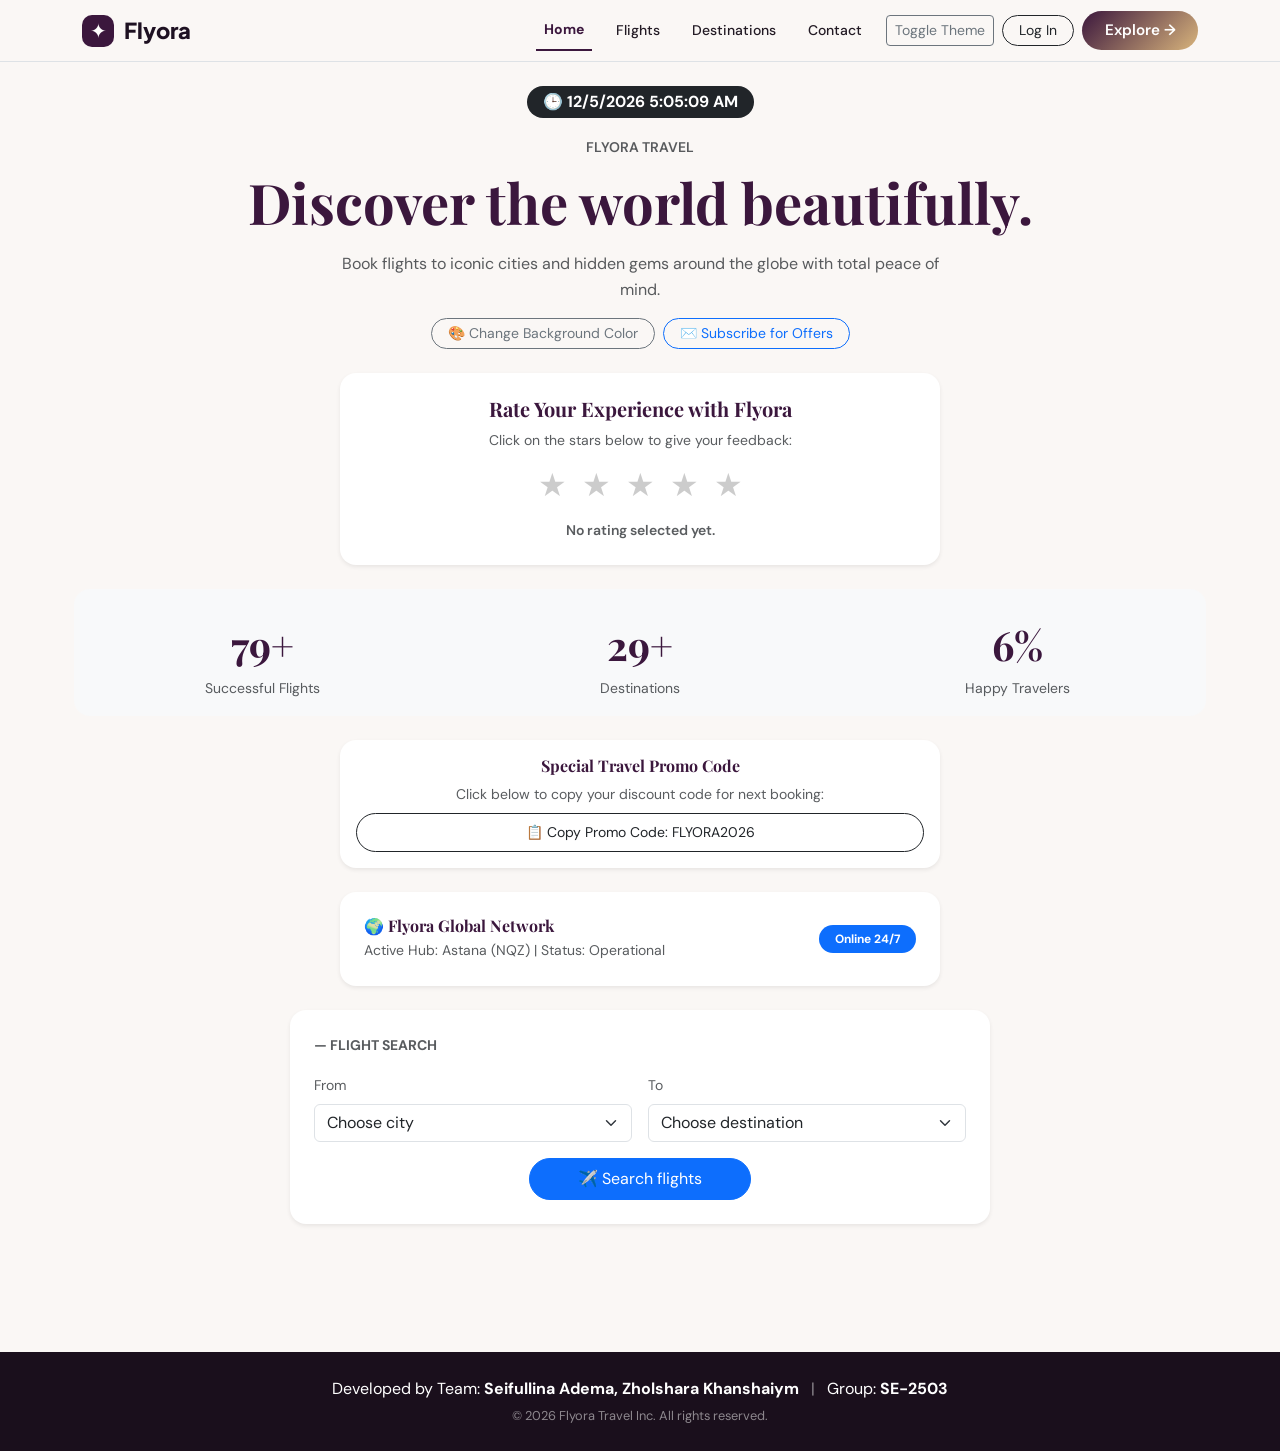
<file: index.html>
<!DOCTYPE html>
<html lang="en">
<head>
  <meta charset="UTF-8">
  <meta name="viewport" content="width=device-width, initial-scale=1.0">
  <title>Flyora - Home</title>
  <link href="https://cdn.jsdelivr.net/npm/bootstrap@5.3.2/dist/css/bootstrap.min.css" rel="stylesheet">
  <link rel="stylesheet" href="css/style.css">
</head>
<body class="d-flex flex-column min-vh-100">

<header class="border-bottom py-2">
  <div class="container">
    <nav class="navbar navbar-expand-lg navbar-light p-0">
      <a class="navbar-brand logo d-flex align-items-center gap-2" href="index.html">
        <span class="logo-icon">✦</span>
        <span class="logo-text fw-bold">Flyora</span>
      </a>
      <button class="navbar-toggler" type="button" data-bs-toggle="collapse" data-bs-target="#navbarNav">
        <span class="navbar-toggler-icon"></span>
      </button>
      <div class="collapse navbar-collapse justify-content-end" id="navbarNav">
        <ul class="navbar-nav ms-auto me-3 align-items-center gap-3">
          <li class="nav-item"><a class="nav-link active" href="index.html">Home</a></li>
          <li class="nav-item"><a class="nav-link" href="flights.html">Flights</a></li>
          <li class="nav-item"><a class="nav-link" href="destinations.html">Destinations</a></li>
          <li class="nav-item"><a class="nav-link" href="contact.html">Contact</a></li>
        </ul>

        <div class="d-flex align-items-center gap-2">
          <button class="theme-toggle-btn btn btn-outline-secondary btn-sm">Toggle Theme</button>
          <a href="login.html" id="navAuthLink" class="btn btn-outline-dark btn-sm rounded-pill px-3">Log In</a>
          <a href="destinations.html" class="btn btn-explore">Explore →</a>
        </div>
      </div>
    </nav>
  </div>
</header>

<main class="py-5 flex-grow-1">
  <div class="container text-center mb-5">
    <div class="mb-3">
      <span class="badge bg-dark px-3 py-2 fs-6 rounded-pill">
        🕒 <span id="liveClock">Loading date & time...</span>
      </span>
    </div>

    <span class="text-uppercase tracking-widest text-muted small fw-semibold">Flyora Travel</span>
    <h1 class="display-4 fw-bold mt-2 mb-3">Discover the world beautifully.</h1>
    <p class="text-muted mx-auto" style="max-width: 600px;">
      Book flights to iconic cities and hidden gems around the globe with total peace of mind.
    </p>

    <div class="d-flex justify-content-center gap-2 mt-3 mb-4">
      <button id="changeBgBtn" class="btn btn-outline-secondary btn-sm rounded-pill px-3">
        🎨 Change Background Color
      </button>
      <button id="openPopupBtn" class="btn btn-outline-primary btn-sm rounded-pill px-3">
        ✉️ Subscribe for Offers
      </button>
    </div>

    <div class="card p-4 shadow-sm border-0 rounded-4 mb-4 text-center mx-auto" style="max-width: 600px;">
      <h5 class="fw-bold mb-2">Rate Your Experience with Flyora</h5>
      <p class="text-muted small mb-2">Click on the stars below to give your feedback:</p>
      <div class="fs-2 mb-2" id="ratingStarsContainer" style="cursor: pointer;">
        <span class="rating-star" data-value="1">★</span>
        <span class="rating-star" data-value="2">★</span>
        <span class="rating-star" data-value="3">★</span>
        <span class="rating-star" data-value="4">★</span>
        <span class="rating-star" data-value="5">★</span>
      </div>
      <p id="ratingValueText" class="text-muted small fw-semibold mb-0">No rating selected yet.</p>
    </div>

    <div id="stats-section" class="row text-center my-4 py-3 bg-light rounded-4 g-3">
      <div class="col-md-4">
        <h3 class="display-6 fw-bold"><span class="counter" data-count="1200">0</span>+</h3>
        <p class="text-muted small mb-0">Successful Flights</p>
      </div>
      <div class="col-md-4">
        <h3 class="display-6 fw-bold"><span class="counter" data-count="450">0</span>+</h3>
        <p class="text-muted small mb-0">Destinations</p>
      </div>
      <div class="col-md-4">
        <h3 class="display-6 fw-bold"><span class="counter" data-count="98">0</span>%</h3>
        <p class="text-muted small mb-0">Happy Travelers</p>
      </div>
    </div>

    <div class="card p-3 shadow-sm border-0 rounded-4 mb-4 text-center mx-auto" style="max-width: 600px;">
      <h6 class="fw-bold mb-2">Special Travel Promo Code</h6>
      <p class="text-muted small mb-2">Click below to copy your discount code for next booking:</p>
      <button class="btn btn-outline-dark btn-sm rounded-pill copy-btn px-4 py-2" data-clipboard-text="FLYORA2026">
        📋 Copy Promo Code: FLYORA2026
      </button>
    </div>

    <div id="externalApiContainer" class="card p-4 shadow-sm border-0 rounded-4 mb-4 mx-auto" style="max-width: 600px;">
    </div>

    <div class="card flight-search-box p-4 mt-4 text-start shadow-sm border-0 rounded-4 mx-auto" style="max-width: 700px;">
      <span class="text-uppercase small fw-bold text-muted d-block mb-3">— FLIGHT SEARCH</span>
      <form class="row g-3 align-items-end" id="flightSearchForm" action="flights.html">
        <div class="col-12 col-md-6">
          <label class="form-label small text-muted">From</label>
          <select class="form-select" id="fromCitySelect" name="from">
            <option selected value="">Choose city</option>
            <option value="Astana">Astana (NQZ)</option>
            <option value="Almaty">Almaty (ALA)</option>
          </select>
        </div>
        <div class="col-12 col-md-6">
          <label class="form-label small text-muted">To</label>
          <select class="form-select" id="toCitySelect" name="to">
            <option selected value="">Choose destination</option>
            <option value="Dubai">Dubai (DXB)</option>
            <option value="Istanbul">Istanbul (IST)</option>
          </select>
        </div>
        <div class="col-12 text-center mt-3">
          <button type="submit" class="btn btn-primary px-5 py-2 rounded-pill">✈️ Search flights</button>
        </div>
      </form>
    </div>
  </div>
</main>

<div id="popupModal" class="modal" tabindex="-1" style="display: none; background: rgba(0,0,0,0.5); position: fixed; top:0; left:0; width:100%; height:100%; z-index: 1050;">
  <div class="modal-dialog modal-dialog-centered">
    <div class="modal-content p-4 rounded-4 shadow">
      <div class="d-flex justify-content-between align-items-center mb-3">
        <h5 class="modal-title fw-bold">Subscribe to Special Deals</h5>
        <button type="button" id="closePopupBtn" class="btn-close" aria-label="Close"></button>
      </div>
      <p class="text-muted small">Sign up to get instant flight discounts and weekly destination guides.</p>
      <form id="popupForm" onsubmit="event.preventDefault(); if(window.showToast) window.showToast('Subscribed successfully!'); document.getElementById('popupModal').style.display='none';">
        <div class="mb-3">
          <input type="text" class="form-control" placeholder="Enter your email">
        </div>
        <button type="submit" class="btn btn-dark w-100 rounded-pill">Subscribe Now</button>
      </form>
    </div>
  </div>
</div>

<footer class="custom-footer py-4 mt-5 text-white">
  <div class="container text-center">
    <p class="footer-team mb-1">
      <span>Developed by Team:</span>
      <strong>Seifullina Adema, Zholshara Khanshaiym</strong>
      <span class="mx-2 opacity-50">|</span>
      <span>Group:</span>
      <strong>SE-2503</strong>
    </p>
    <p class="footer-copy mb-0 text-white-50" style="font-size: 0.8rem;">©️ 2026 Flyora Travel Inc. All rights reserved.</p>
  </div>
</footer>

<script src="https://code.jquery.com/jquery-3.7.1.min.js"></script>
<script src="https://cdn.jsdelivr.net/npm/bootstrap@5.3.0/dist/js/bootstrap.bundle.min.js"></script>
<script src="js/script.js"></script>
</body>
</html>
</file>
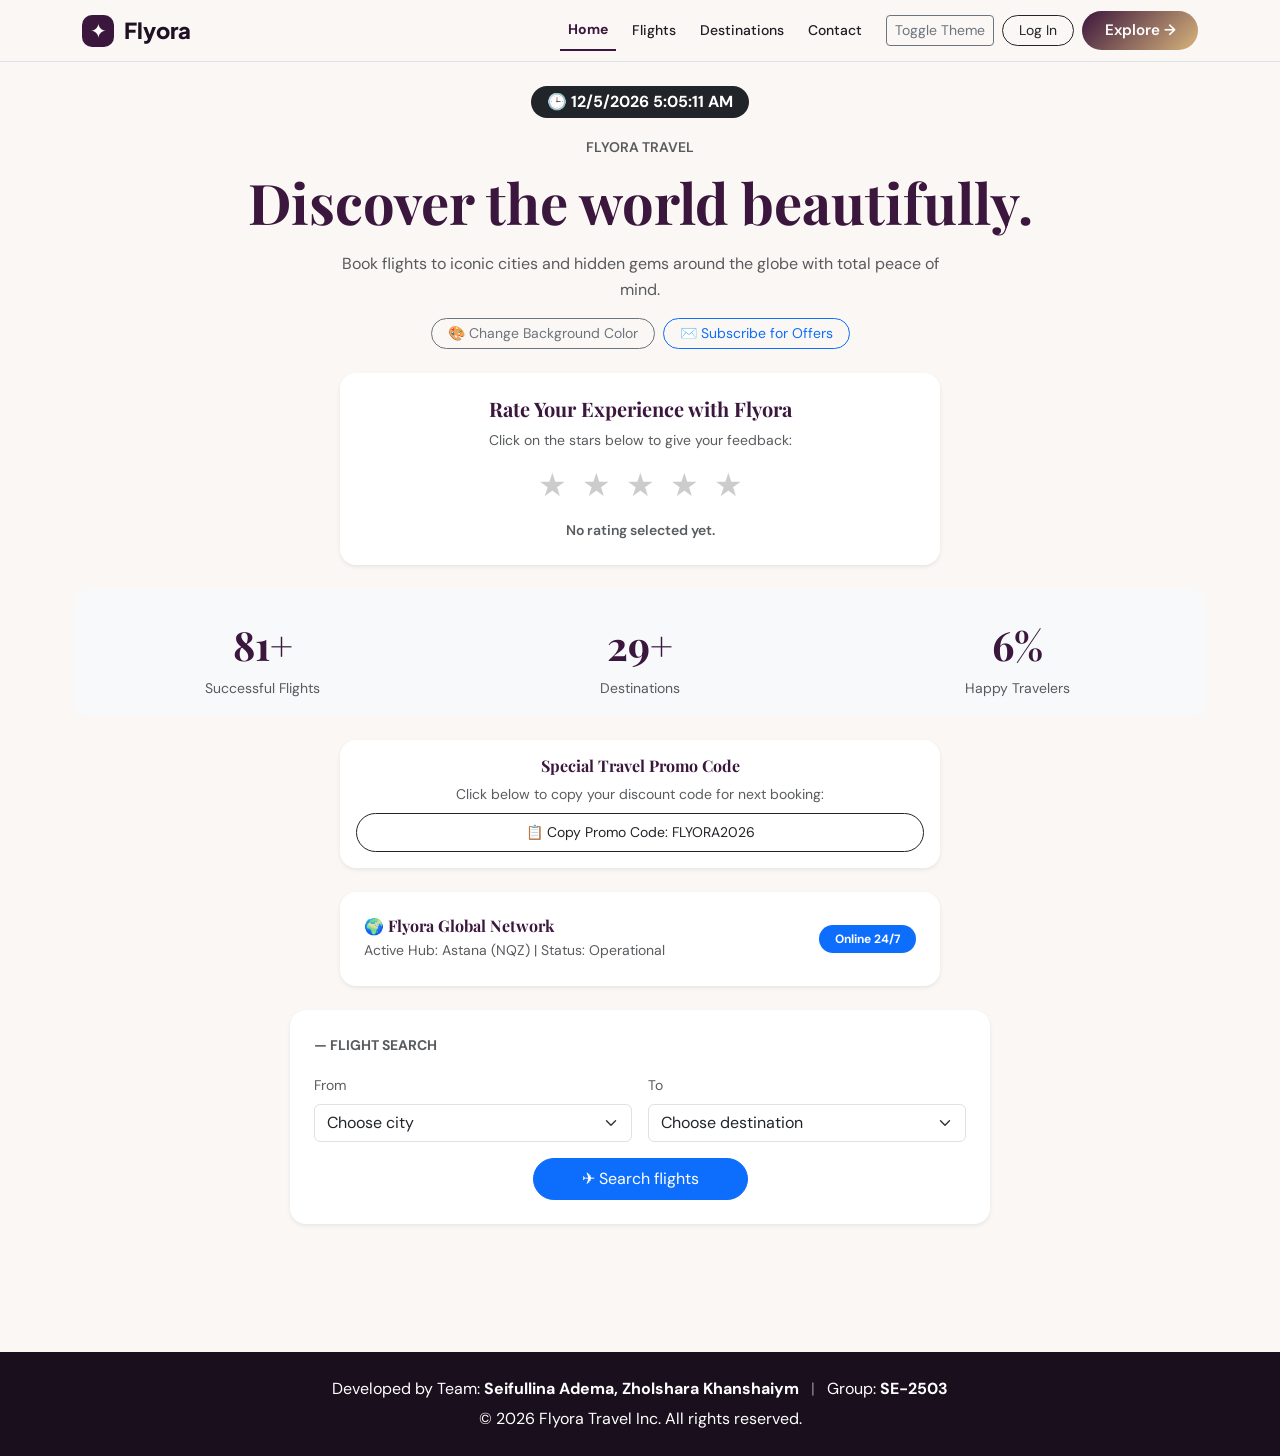
<file: flyora-4-main 3/index.html>
<!DOCTYPE html>
<html lang="en">
<head>
  <meta charset="UTF-8">
  <meta name="viewport" content="width=device-width, initial-scale=1.0">
  <title>Flyora - Home</title>
  <link href="https://cdn.jsdelivr.net/npm/bootstrap@5.3.2/dist/css/bootstrap.min.css" rel="stylesheet">
  <link rel="stylesheet" href="css/style.css">
</head>
<body class="d-flex flex-column min-vh-100">

<header class="border-bottom">
  <div class="container">
    <nav class="navbar navbar-expand-lg navbar-light">
      <a class="navbar-brand logo" href="index.html">
        <span class="logo-icon">✦</span>
        <span class="logo-text">Flyora</span>
      </a>
      <button class="navbar-toggler" type="button" data-bs-toggle="collapse" data-bs-target="#navbarNav">
        <span class="navbar-toggler-icon"></span>
      </button>
      <div class="collapse navbar-collapse justify-content-end" id="navbarNav">
        <ul class="navbar-nav me-3 align-items-center gap-2">
          <li class="nav-item"><a class="nav-link active" href="index.html">Home</a></li>
          <li class="nav-item"><a class="nav-link" href="flights.html">Flights</a></li>
          <li class="nav-item"><a class="nav-link" href="destinations.html">Destinations</a></li>
          <li class="nav-item"><a class="nav-link" href="contact.html">Contact</a></li>
        </ul>
    
        <div class="d-flex align-items-center gap-2">
          <button id="theme-toggle" class="btn btn-outline-secondary btn-sm">Toggle Theme</button>
          <a href="login.html" id="navAuthLink" class="btn btn-outline-dark btn-sm rounded-pill px-3">Log In</a>
          <a href="destinations.html" class="btn btn-explore">Explore →</a>
        </div>
      </div>
    </nav>
  </div>
</header>

<main class="py-5 flex-grow-1">
  <div class="container text-center mb-5">
    <div class="mb-3">
      <span class="badge bg-dark px-3 py-2 fs-6 rounded-pill">
        🕒 <span id="liveClock">Loading date & time...</span>
      </span>
    </div>

    <span class="text-uppercase tracking-widest text-muted small fw-semibold">Flyora Travel</span>
    <h1 class="display-4 fw-bold mt-2 mb-3">Discover the world beautifully.</h1>
    <p class="text-muted mx-auto" style="max-width: 600px;">
      Book flights to iconic cities and hidden gems around the globe with total peace of mind.
    </p>

    <div class="d-flex justify-content-center gap-2 mt-3 mb-4">
      <button id="changeBgBtn" class="btn btn-outline-secondary btn-sm rounded-pill px-3">
        🎨 Change Background Color
      </button>
      <button id="openPopupBtn" class="btn btn-outline-primary btn-sm rounded-pill px-3">
        ✉️ Subscribe for Offers
      </button>
    </div>

    <div class="card p-4 shadow-sm border-0 rounded-4 mb-4 text-center mx-auto" style="max-width: 600px;">
      <h5 class="fw-bold mb-2">Rate Your Experience with Flyora</h5>
      <p class="text-muted small mb-2">Click on the stars below to give your feedback:</p>
      <div class="fs-2 mb-2" id="ratingStarsContainer" style="cursor: pointer;">
        <span class="rating-star" data-value="1">★</span>
        <span class="rating-star" data-value="2">★</span>
        <span class="rating-star" data-value="3">★</span>
        <span class="rating-star" data-value="4">★</span>
        <span class="rating-star" data-value="5">★</span>
      </div>
      <p id="ratingValueText" class="text-muted small fw-semibold mb-0">No rating selected yet.</p>
    </div>

    <div id="stats-section" class="row text-center my-4 py-3 bg-light rounded-4 g-3">
      <div class="col-md-4">
        <h3 class="display-6 fw-bold"><span class="counter" data-count="1200">0</span>+</h3>
        <p class="text-muted small mb-0">Successful Flights</p>
      </div>
      <div class="col-md-4">
        <h3 class="display-6 fw-bold"><span class="counter" data-count="450">0</span>+</h3>
        <p class="text-muted small mb-0">Destinations</p>
      </div>
      <div class="col-md-4">
        <h3 class="display-6 fw-bold"><span class="counter" data-count="98">0</span>%</h3>
        <p class="text-muted small mb-0">Happy Travelers</p>
      </div>
    </div>

    <div class="card p-3 shadow-sm border-0 rounded-4 mb-4 text-center mx-auto" style="max-width: 600px;">
      <h6 class="fw-bold mb-2">Special Travel Promo Code</h6>
      <p class="text-muted small mb-2">Click below to copy your discount code for next booking:</p>
      <button class="btn btn-outline-dark btn-sm rounded-pill copy-btn px-4 py-2" data-clipboard-text="FLYORA2026">
        📋 Copy Promo Code: FLYORA2026
      </button>
    </div>


    <div id="externalApiContainer" class="card p-4 shadow-sm border-0 rounded-4 mb-4 mx-auto" style="max-width: 600px;">
    </div>


    <div class="card flight-search-box p-4 mt-4 text-start shadow-sm border-0 rounded-4 mx-auto" style="max-width: 700px;">
      <span class="text-uppercase small fw-bold text-muted d-block mb-3">— FLIGHT SEARCH</span>
      <form class="row g-3 align-items-end" id="flightSearchForm" action="flights.html">
        <div class="col-12 col-md-6">
          <label class="form-label small text-muted">From</label>
          <select class="form-select" id="fromCitySelect" name="from">
            <option selected value="">Choose city</option>
            <option value="Astana">Astana (NQZ)</option>
            <option value="Almaty">Almaty (ALA)</option>
          </select>
        </div>
        <div class="col-12 col-md-6">
          <label class="form-label small text-muted">To</label>
          <select class="form-select" id="toCitySelect" name="to">
            <option selected value="">Choose destination</option>
            <option value="Dubai">Dubai (DXB)</option>
            <option value="Istanbul">Istanbul (IST)</option>
          </select>
        </div>
        <div class="col-12 text-center mt-3">
          <button type="submit" class="btn btn-primary px-5 py-2 rounded-pill">✈ Search flights</button>
        </div>
      </form>
    </div>
  </div>
</main>

<div id="popupModal" class="modal" tabindex="-1" style="display: none; background: rgba(0,0,0,0.5); position: fixed; top:0; left:0; width:100%; height:100%; z-index: 1050;">
  <div class="modal-dialog modal-dialog-centered">
    <div class="modal-content p-4 rounded-4 shadow">
      <div class="d-flex justify-content-between align-items-center mb-3">
        <h5 class="modal-title fw-bold">Subscribe to Special Deals</h5>
        <button type="button" id="closePopupBtn" class="btn-close" aria-label="Close"></button>
      </div>
      <p class="text-muted small">Sign up to get instant flight discounts and weekly destination guides.</p>
      <form id="popupForm" onsubmit="event.preventDefault(); if(window.showToast) window.showToast('Subscribed successfully!'); document.getElementById('popupModal').style.display='none';">
        <div class="mb-3">
          <input type="email" class="form-control" placeholder="Enter your email" required>
        </div>
        <button type="submit" class="btn btn-primary w-100 rounded-pill">Subscribe Now</button>
      </form>
    </div>
  </div>
</div>

<footer class="custom-footer py-4 mt-5">
  <div class="container text-center">
    <p class="footer-team mb-1">
      <span>Developed by Team:</span>
      <strong>Seifullina Adema, Zholshara Khanshaiym</strong>
      <span class="mx-2 opacity-50">|</span>
      <span>Group:</span>
      <strong>SE-2503</strong>
    </p>
    <p class="footer-copy mb-0">© 2026 Flyora Travel Inc. All rights reserved.</p>
  </div>
</footer>

<script src="https://code.jquery.com/jquery-3.7.1.min.js"></script>
<script src="https://cdn.jsdelivr.net/npm/bootstrap@5.3.0/dist/js/bootstrap.bundle.min.js"></script>
<script src="js/script.js"></script>
</body>
</html>
</file>
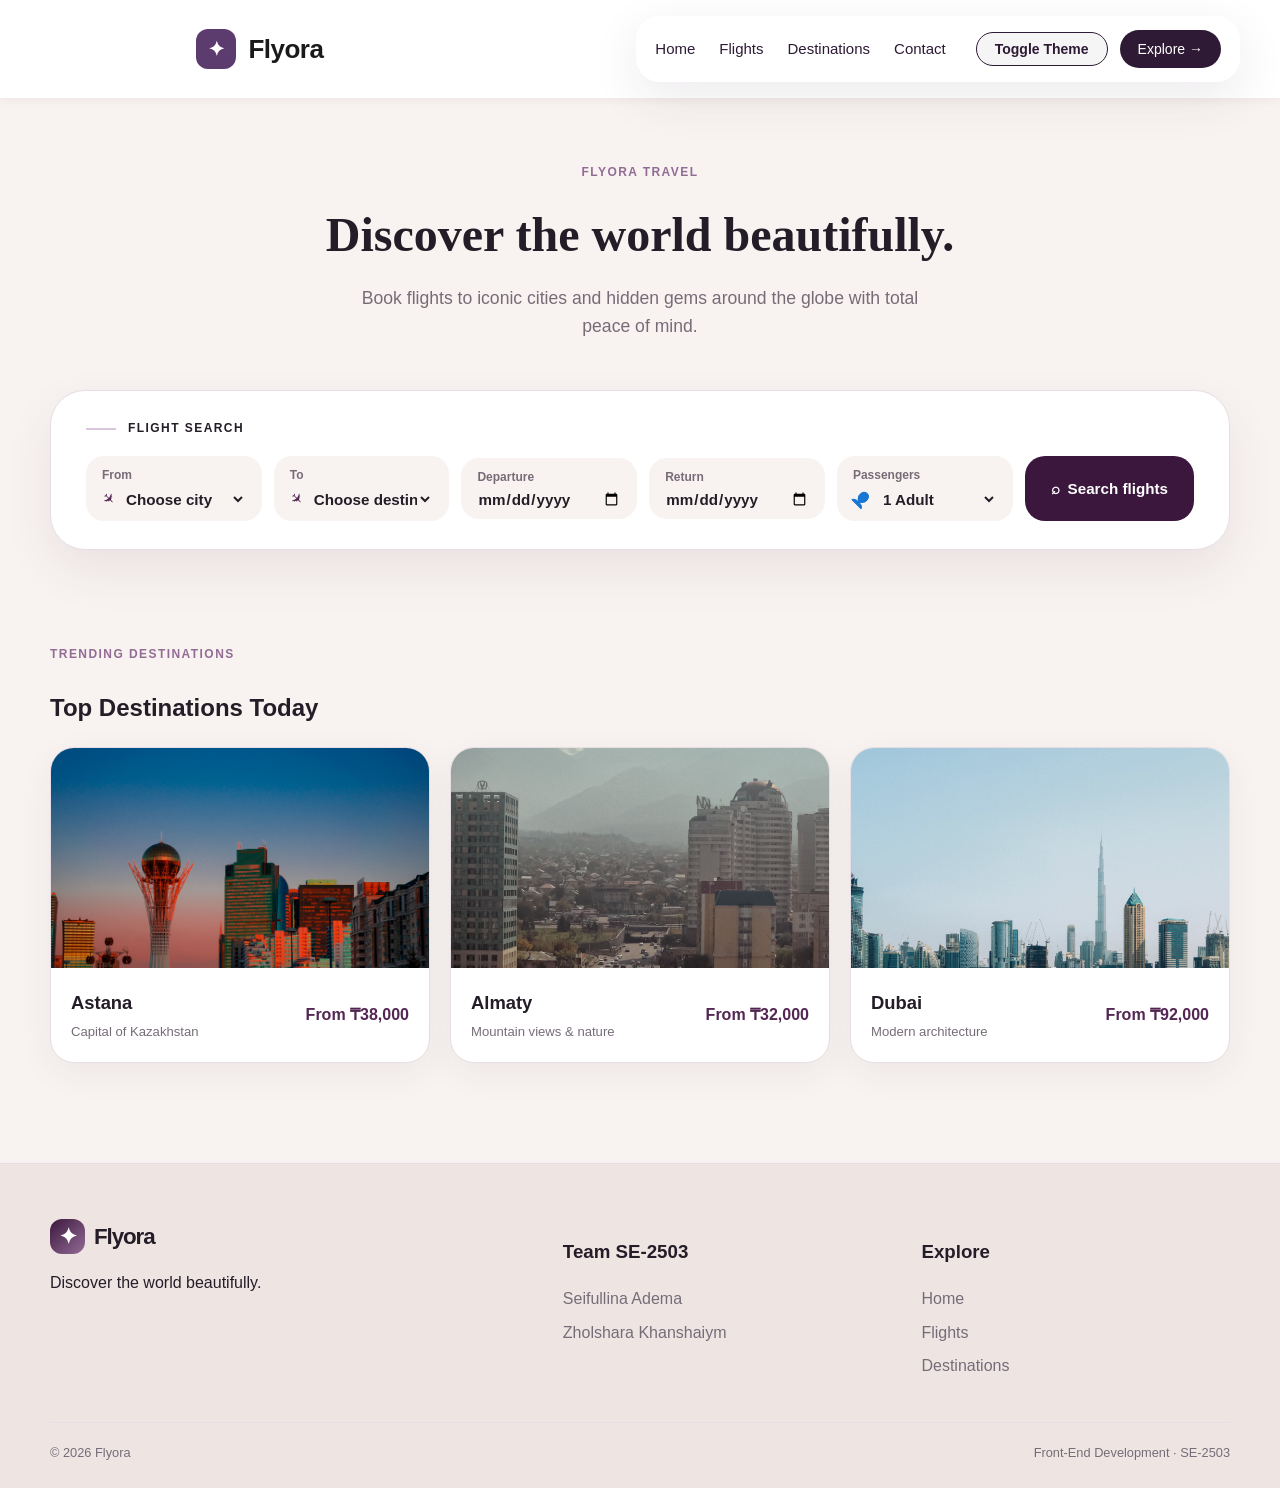
<file: flyora-main/index.html>
<!DOCTYPE html>
<html lang="en">

<head>
  <meta charset="UTF-8">
  <meta name="viewport" content="width=device-width, initial-scale=1.0">
  <title>Flyora — Discover the world beautifully</title>
  <link rel="stylesheet" href="css/style.css">
</head>

<body>
<header class="header">
  <div class="logo">
    <a href="index.html">
      <span class="logo-icon">✦</span>
      <span class="logo-text">Flyora</span>
    </a>
  </div>

  <nav class="nav-container">
    <ul class="nav-links">
      <li><a href="index.html">Home</a></li>
      <li><a href="flights.html">Flights</a></li>
      <li><a href="destinations.html">Destinations</a></li>
      <li><a href="contact.html">Contact</a></li>
    </ul>

    <div class="nav-actions">
      <button id="theme-toggle" type="button">Toggle Theme</button>
      <a href="flights.html" class="btn-explore">Explore →</a>
    </div>
  </nav>
</header>
<main>


  <section class="inner-hero">
    <div class="container">
      <span class="section-label">FLYORA TRAVEL</span>
      <h1>Discover the world beautifully.</h1>
      <p>Book flights to iconic cities and hidden gems around the globe with total peace of mind.</p>
    </div>
  </section>


  <section class="search-section">
    <div class="container">
      <div class="search-card">
        <div class="search-title">
          <span class="title-line"></span>
          <span class="title-text">FLIGHT SEARCH</span>
        </div>

        <form id="flightSearch" class="search-form">

          <div class="input-box">
            <label>From</label>
            <div class="input-field">
              <span class="icon">✈</span>
              <select id="from" required>
                <option value="" disabled selected>Choose city</option>
                <option value="Astana">Astana</option>
                <option value="Almaty">Almaty</option>
                <option value="Shymkent">Shymkent</option>
              </select>
            </div>
          </div>

          <div class="input-box">
            <label>To</label>
            <div class="input-field">
              <span class="icon">✈</span>
              <select id="to" required>
                <option value="" disabled selected>Choose destination</option>
                <option value="Almaty">Almaty</option>
                <option value="Dubai">Dubai</option>
                <option value="Astana">Astana</option>
              </select>
            </div>
          </div>

          <div class="input-box">
            <label>Departure</label>
            <div class="input-field">
              <input id="date" type="date" required>
            </div>
          </div>

          <div class="input-box">
            <label>Return</label>
            <div class="input-field">
              <input id="returnDate" type="date">
            </div>
          </div>

          <div class="input-box">
            <label>Passengers</label>
            <div class="input-field">
              <span class="icon">👤</span>
              <select id="passengers">
                <option value="1">1 Adult</option>
                <option value="2">2 Adults</option>
                <option value="3">3 Adults</option>
              </select>
            </div>
          </div>

          <button type="submit" class="search-btn">
            <span>⌕</span> Search flights
          </button>

        </form>
        <div id="searchNotice" class="form-notice"></div>
      </div>
    </div>
  </section>


  <section class="section">
    <div class="container">
      <span class="section-label">TRENDING DESTINATIONS</span>
      <h2>Top Destinations Today</h2>

      <div class="destination-grid">
        <article class="destination-card">
          <div class="destination-image">
            <img src="images/astana.jpg" alt="Astana">
          </div>
          <div class="destination-info">
            <div>
              <h3>Astana</h3>
              <p>Capital of Kazakhstan</p>
            </div>
            <strong>From ₸38,000</strong>
          </div>
        </article>

        <article class="destination-card">
          <div class="destination-image">
            <img src="images/almaty.jpg" alt="Almaty">
          </div>
          <div class="destination-info">
            <div>
              <h3>Almaty</h3>
              <p>Mountain views & nature</p>
            </div>
            <strong>From ₸32,000</strong>
          </div>
        </article>

        <article class="destination-card">
          <div class="destination-image">
            <img src="images/dubai.jpg" alt="Dubai">
          </div>
          <div class="destination-info">
            <div>
              <h3>Dubai</h3>
              <p>Modern architecture</p>
            </div>
            <strong>From ₸92,000</strong>
          </div>
        </article>
      </div>
    </div>
  </section>

</main>

<footer class="footer">
  <div class="container footer-grid">
    <div>
      <a href="index.html" class="logo">
        <span class="logo-symbol">✦</span>
        Flyora
      </a>
      <p>Discover the world beautifully.</p>
    </div>

    <div>
      <h3>Team SE-2503</h3>
      <ul>
        <li>Seifullina Adema</li>
        <li>Zholshara Khanshaiym</li>
      </ul>
    </div>

    <div>
      <h3>Explore</h3>
      <ul>
        <li><a href="index.html">Home</a></li>
        <li><a href="flights.html">Flights</a></li>
        <li><a href="destinations.html">Destinations</a></li>
      </ul>
    </div>
  </div>

  <div class="container footer-bottom">
    <span>© 2026 Flyora</span>
    <span>Front-End Development · SE-2503</span>
  </div>
</footer>

<script src="js/script.js"></script>
</body>
</html>
</file>
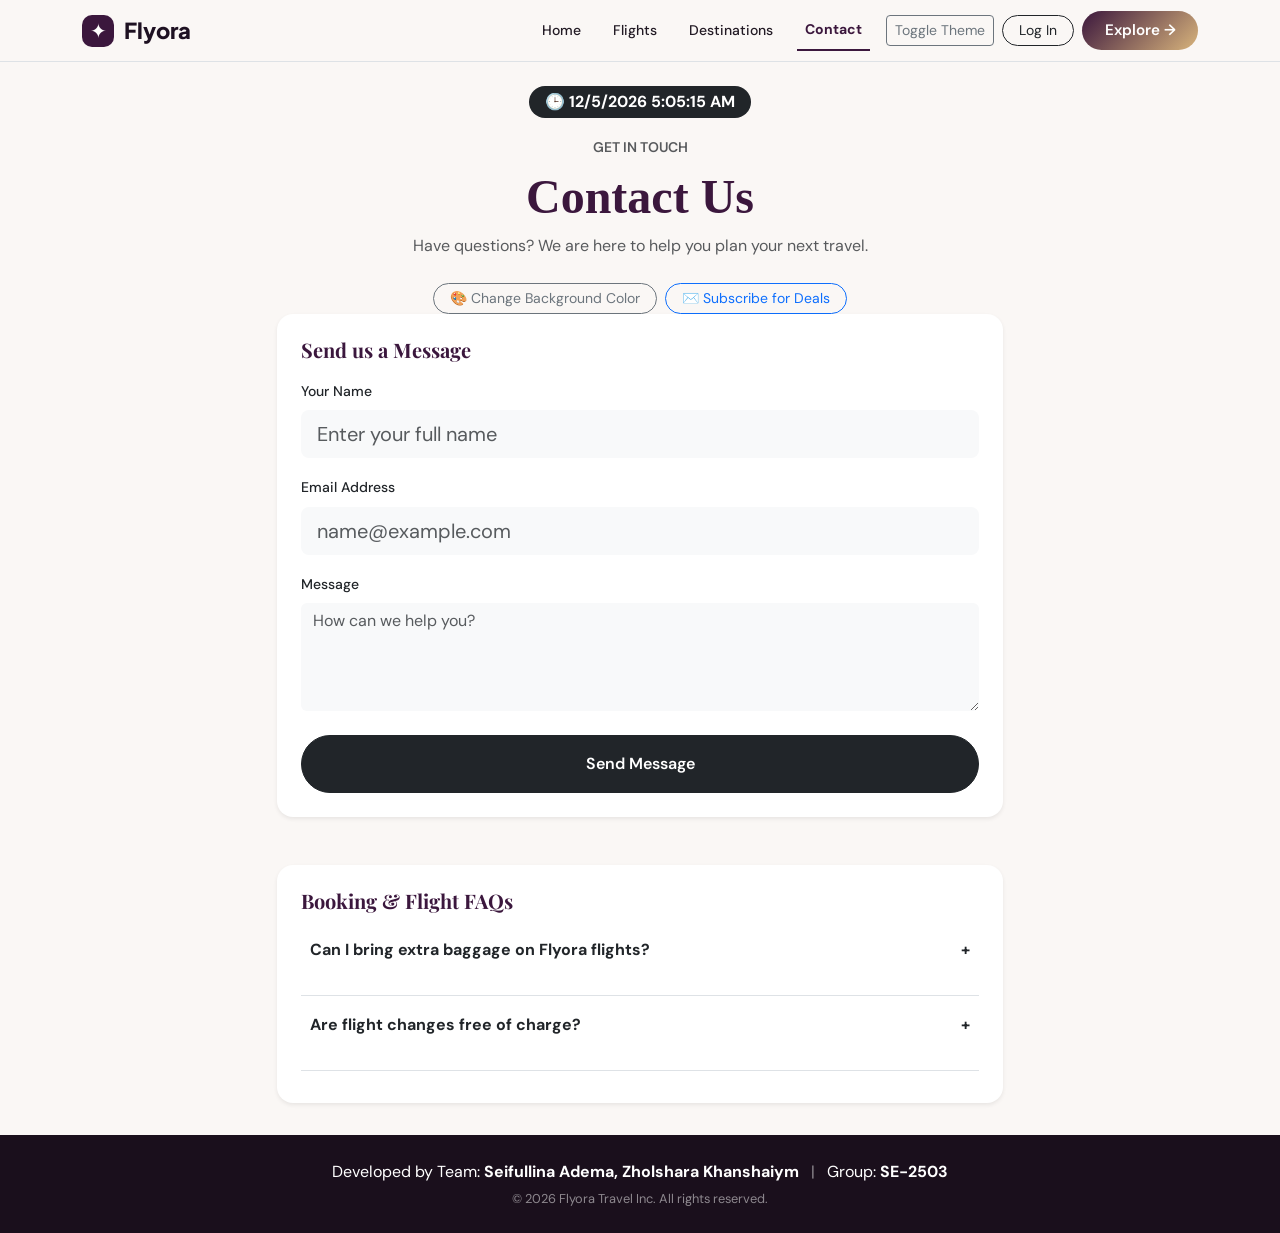
<file: contact.html>
<!DOCTYPE html>
<html lang="en">
<head>
    <meta charset="UTF-8">
    <meta name="viewport" content="width=device-width, initial-scale=1.0">
    <title>Flyora - Contact</title>
    <link href="https://cdn.jsdelivr.net/npm/bootstrap@5.3.2/dist/css/bootstrap.min.css" rel="stylesheet">
    <link rel="stylesheet" href="css/style.css">
</head>
<body class="d-flex flex-column min-vh-100">

<header class="border-bottom py-2">
    <div class="container">
        <nav class="navbar navbar-expand-lg navbar-light p-0">
            <a class="navbar-brand logo d-flex align-items-center gap-2" href="index.html">
                <span class="logo-icon">✦</span>
                <span class="logo-text fw-bold">Flyora</span>
            </a>
            <button class="navbar-toggler" type="button" data-bs-toggle="collapse" data-bs-target="#navbarNav">
                <span class="navbar-toggler-icon"></span>
            </button>
            <div class="collapse navbar-collapse justify-content-end" id="navbarNav">
                <ul class="navbar-nav ms-auto me-3 align-items-center gap-3">
                    <li class="nav-item"><a class="nav-link" href="index.html">Home</a></li>
                    <li class="nav-item"><a class="nav-link" href="flights.html">Flights</a></li>
                    <li class="nav-item"><a class="nav-link" href="destinations.html">Destinations</a></li>
                    <li class="nav-item"><a class="nav-link active" href="contact.html">Contact</a></li>
                </ul>
                <div class="d-flex align-items-center gap-2">
                    <button class="theme-toggle-btn btn btn-outline-secondary btn-sm">Toggle Theme</button>
                    <a href="login.html" id="navAuthLink" class="btn btn-outline-dark btn-sm rounded-pill px-3">Log In</a>
                    <a href="destinations.html" class="btn btn-explore">Explore →</a>
                </div>
            </div>
        </nav>
    </div>
</header>

<main class="py-5 flex-grow-1">
    <div class="container" style="max-width: 750px;">
        <div class="text-center mb-3">
            <span class="badge bg-dark px-3 py-2 fs-6 rounded-pill">
                🕒 <span id="liveClock">Loading date & time...</span>
            </span>
        </div>

        <div class="text-center mb-4">
            <span class="text-uppercase tracking-widest text-muted small fw-semibold">Get in Touch</span>
            <h1 class="display-5 fw-bold mt-2 mb-2" style="font-family: serif;">Contact Us</h1>
            <p class="text-muted">Have questions? We are here to help you plan your next travel.</p>
        </div>
        <div class="d-flex justify-content-center gap-2 mt-3">
            <button id="changeBgBtn" class="btn btn-outline-secondary btn-sm rounded-pill px-3">
                🎨 Change Background Color
            </button>
            <button id="openPopupBtn" class="btn btn-outline-primary btn-sm rounded-pill px-3">
                ✉️ Subscribe for Deals
            </button>
        </div>
        <div class="card p-4 shadow-sm border-0 rounded-4 mb-5">
            <h5 class="fw-bold mb-3">Send us a Message</h5>
            <form id="contactForm" novalidate>
                <div class="mb-3">
                    <label class="form-label fw-medium small" for="name">Your Name</label>
                    <input type="text" id="name" class="form-control form-control-lg border-0 bg-light" placeholder="Enter your full name">
                    <div class="text-danger small mt-1" id="contactNameError"></div>
                </div>
                <div class="mb-3">
                    <label class="form-label fw-medium small" for="email">Email Address</label>
                    <input type="text" id="email" class="form-control form-control-lg border-0 bg-light" placeholder="name@example.com">
                    <div class="text-danger small mt-1" id="contactEmailError"></div>
                </div>
                <div class="mb-4">
                    <label class="form-label fw-medium small" for="message">Message</label>
                    <textarea id="message" class="form-control border-0 bg-light" rows="4" placeholder="How can we help you?"></textarea>
                    <div class="text-danger small mt-1" id="contactMessageError"></div>
                </div>
                <button type="submit" class="btn btn-dark w-100 py-3 rounded-pill fw-semibold">Send Message</button>
            </form>
        </div>

        <div class="card p-4 shadow-sm border-0 rounded-4 mt-4">
            <h5 class="fw-bold mb-3">Booking & Flight FAQs</h5>

            <div class="accordion-item mb-2 border-bottom pb-2">
                <button type="button" class="accordion-btn btn w-100 text-start fw-bold small d-flex justify-content-between align-items-center p-2">
                    Can I bring extra baggage on Flyora flights? <span>+</span>
                </button>
                <div class="accordion-content p-2 text-muted small">
                    Yes, additional baggage can be added during your checkout or reservation process at standard airline rates.
                </div>
            </div>

            <div class="accordion-item mb-2 border-bottom pb-2">
                <button type="button" class="accordion-btn btn w-100 text-start fw-bold small d-flex justify-content-between align-items-center p-2">
                    Are flight changes free of charge? <span>+</span>
                </button>
                <div class="accordion-content p-2 text-muted small">
                    Date and time changes depend on your fare tier. Flexible tickets include free changes up to 3 hours before departure.
                </div>
            </div>
        </div>
    </div>
</main>

<footer class="custom-footer py-4 mt-auto text-white">
    <div class="container text-center">
        <p class="footer-team mb-1">
            <span>Developed by Team:</span>
            <strong>Seifullina Adema, Zholshara Khanshaiym</strong>
            <span class="mx-2 opacity-50">|</span>
            <span>Group:</span>
            <strong>SE-2503</strong>
        </p>
        <p class="mb-0 extra-small text-white-50" style="font-size: 0.8rem;">©️ 2026 Flyora Travel Inc. All rights reserved.</p>
    </div>
</footer>

<script src="https://code.jquery.com/jquery-3.7.1.min.js"></script>
<script src="https://cdn.jsdelivr.net/npm/bootstrap@5.3.0/dist/js/bootstrap.bundle.min.js"></script>
<script src="js/script.js"></script>
</body>
</html>
</file>
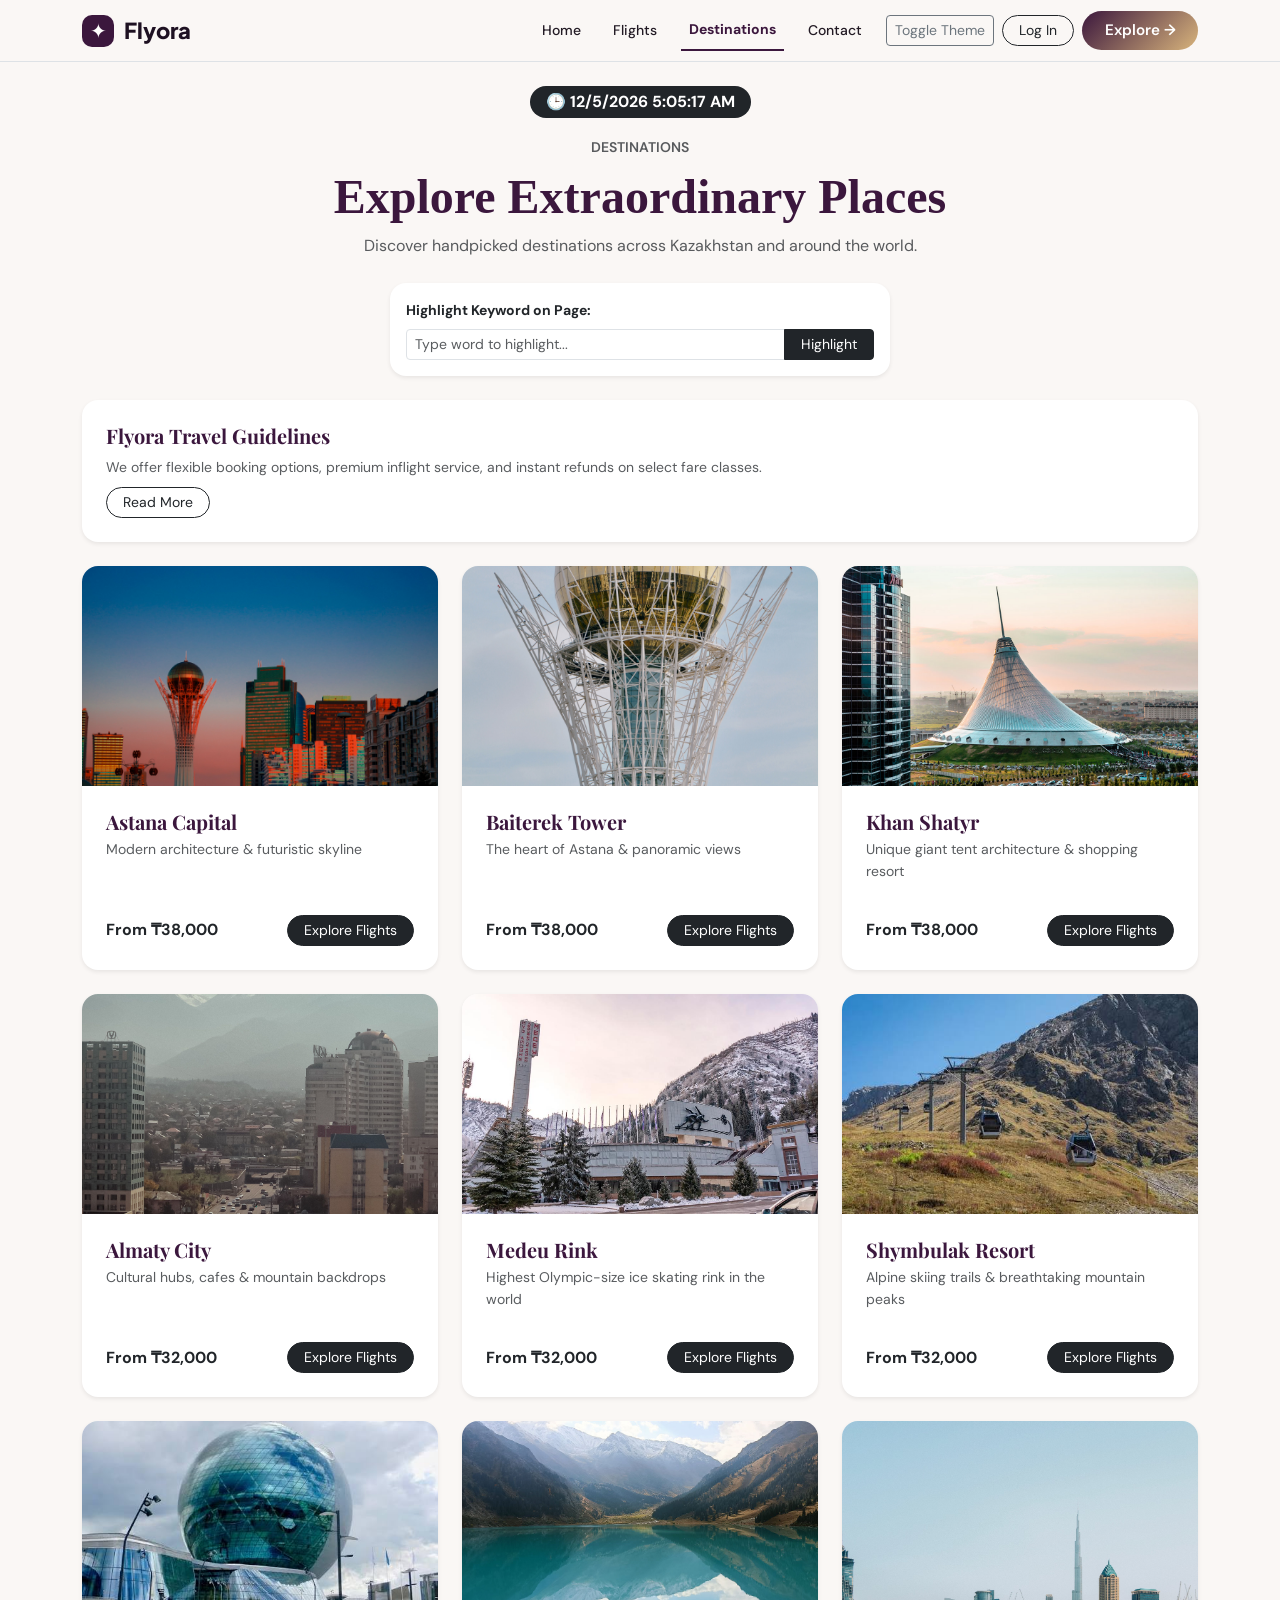
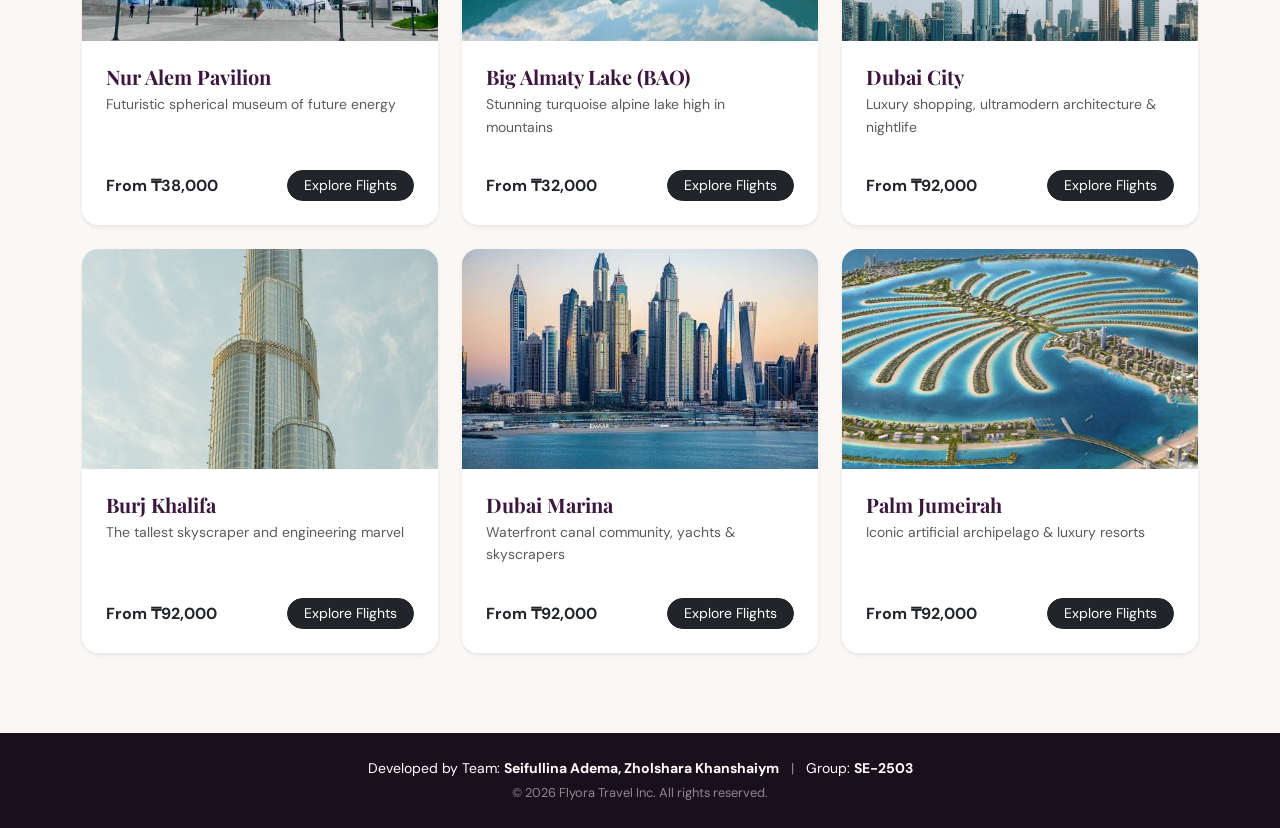
<file: destinations.html>
<!DOCTYPE html>
<html lang="en">
<head>
    <meta charset="UTF-8">
    <meta name="viewport" content="width=device-width, initial-scale=1.0">
    <title>Flyora - Destinations</title>
    <link href="https://cdn.jsdelivr.net/npm/bootstrap@5.3.2/dist/css/bootstrap.min.css" rel="stylesheet">
    <link rel="stylesheet" href="css/style.css">
</head>
<body class="d-flex flex-column min-vh-100">

<header class="border-bottom py-2">
    <div class="container">
        <nav class="navbar navbar-expand-lg navbar-light p-0">
            <a class="navbar-brand logo d-flex align-items-center gap-2" href="index.html">
                <span class="logo-icon">✦</span>
                <span class="logo-text fw-bold">Flyora</span>
            </a>
            <button class="navbar-toggler" type="button" data-bs-toggle="collapse" data-bs-target="#navbarNav">
                <span class="navbar-toggler-icon"></span>
            </button>
            <div class="collapse navbar-collapse justify-content-end" id="navbarNav">
                <ul class="navbar-nav ms-auto me-3 align-items-center gap-3">
                    <li class="nav-item"><a class="nav-link" href="index.html">Home</a></li>
                    <li class="nav-item"><a class="nav-link" href="flights.html">Flights</a></li>
                    <li class="nav-item"><a class="nav-link active" href="destinations.html">Destinations</a></li>
                    <li class="nav-item"><a class="nav-link" href="contact.html">Contact</a></li>
                </ul>

                <div class="d-flex align-items-center gap-2">
                    <button id="theme-toggle" class="btn btn-outline-secondary btn-sm">Toggle Theme</button>
                    <a href="login.html" id="navAuthLink" class="btn btn-outline-dark btn-sm rounded-pill px-3">Log In</a>
                    <a href="destinations.html" class="btn btn-explore">Explore →</a>
                </div>
            </div>
        </nav>
    </div>
</header>

<main class="flex-grow-1 py-5">
    <div class="container">
        <div class="text-center mb-3">
            <span class="badge bg-dark px-3 py-2 fs-6 rounded-pill">
                🕒 <span id="liveClock">Loading date & time...</span>
            </span>
        </div>

        <div class="text-center mb-4">
            <span class="text-uppercase tracking-widest text-muted small fw-semibold">Destinations</span>
            <h1 class="display-5 fw-bold mt-2" style="font-family: serif;">Explore Extraordinary Places</h1>
            <p class="text-muted">Discover handpicked destinations across Kazakhstan and around the world.</p>
        </div>
        <div class="card p-3 shadow-sm border-0 rounded-4 mb-4 mx-auto" style="max-width: 500px;">
            <label class="form-label small fw-bold">Highlight Keyword on Page:</label>
            <div class="input-group">
                <input type="text" id="highlightInput" class="form-control form-control-sm" placeholder="Type word to highlight...">
                <button class="btn btn-dark btn-sm px-3" type="button" id="highlightSearchBtn">Highlight</button>
            </div>
        </div>
        <div class="card p-4 shadow-sm border-0 rounded-4 mb-4">
            <h5 class="fw-bold mb-2">Flyora Travel Guidelines</h5>
            <p class="text-muted small mb-0">
                We offer flexible booking options, premium inflight service, and instant refunds on select fare classes.
                <span id="moreGuidanceText" style="display: none;">
                    Passengers are allowed one carry-on bag up to 10kg and one personal item free of charge. For international flights, please ensure your passport is valid for at least 6 months from departure.
                </span>
            </p>
            <div class="mt-2">
                <button id="readMoreBtn" class="btn btn-sm btn-outline-dark rounded-pill px-3">Read More</button>
            </div>
        </div>

        <div class="row g-4 mb-5">

            <div class="col-12 col-md-6 col-lg-4">
                <div class="card h-100 shadow-sm border-0 rounded-4 overflow-hidden">
                    <img data-src="images/astana.jpg" class="card-img-top object-fit-cover" height="220" alt="Astana">
                    <div class="card-body d-flex flex-column justify-content-between p-4">
                        <div>
                            <h5 class="fw-bold mb-1">Astana Capital</h5>
                            <p class="text-muted small">Modern architecture & futuristic skyline</p>
                        </div>
                        <div class="d-flex align-items-center justify-content-between mt-3">
                            <span class="fw-bold">From ₸38,000</span>
                            <a href="flights.html" class="btn btn-dark btn-sm rounded-pill px-3">Explore Flights</a>
                        </div>
                    </div>
                </div>
            </div>

            <div class="col-12 col-md-6 col-lg-4">
                <div class="card h-100 shadow-sm border-0 rounded-4 overflow-hidden">
                    <img data-src="images/baiterek.jpg" class="card-img-top object-fit-cover" height="220" alt="Baiterek">
                    <div class="card-body d-flex flex-column justify-content-between p-4">
                        <div>
                            <h5 class="fw-bold mb-1">Baiterek Tower</h5>
                            <p class="text-muted small">The heart of Astana & panoramic views</p>
                        </div>
                        <div class="d-flex align-items-center justify-content-between mt-3">
                            <span class="fw-bold">From ₸38,000</span>
                            <a href="flights.html" class="btn btn-dark btn-sm rounded-pill px-3">Explore Flights</a>
                        </div>
                    </div>
                </div>
            </div>

            <div class="col-12 col-md-6 col-lg-4">
                <div class="card h-100 shadow-sm border-0 rounded-4 overflow-hidden">
                    <img data-src="images/khanshatyr.jpg" class="card-img-top object-fit-cover" height="220" alt="Khan Shatyr">
                    <div class="card-body d-flex flex-column justify-content-between p-4">
                        <div>
                            <h5 class="fw-bold mb-1">Khan Shatyr</h5>
                            <p class="text-muted small">Unique giant tent architecture & shopping resort</p>
                        </div>
                        <div class="d-flex align-items-center justify-content-between mt-3">
                            <span class="fw-bold">From ₸38,000</span>
                            <a href="flights.html" class="btn btn-dark btn-sm rounded-pill px-3">Explore Flights</a>
                        </div>
                    </div>
                </div>
            </div>


            <div class="col-12 col-md-6 col-lg-4">
                <div class="card h-100 shadow-sm border-0 rounded-4 overflow-hidden">
                    <img data-src="images/almaty.jpg" class="card-img-top object-fit-cover" height="220" alt="Almaty">
                    <div class="card-body d-flex flex-column justify-content-between p-4">
                        <div>
                            <h5 class="fw-bold mb-1">Almaty City</h5>
                            <p class="text-muted small">Cultural hubs, cafes & mountain backdrops</p>
                        </div>
                        <div class="d-flex align-items-center justify-content-between mt-3">
                            <span class="fw-bold">From ₸32,000</span>
                            <a href="flights.html" class="btn btn-dark btn-sm rounded-pill px-3">Explore Flights</a>
                        </div>
                    </div>
                </div>
            </div>

            <div class="col-12 col-md-6 col-lg-4">
                <div class="card h-100 shadow-sm border-0 rounded-4 overflow-hidden">
                    <img data-src="images/medeu.jpg" class="card-img-top object-fit-cover" height="220" alt="Medeu">
                    <div class="card-body d-flex flex-column justify-content-between p-4">
                        <div>
                            <h5 class="fw-bold mb-1">Medeu Rink</h5>
                            <p class="text-muted small">Highest Olympic-size ice skating rink in the world</p>
                        </div>
                        <div class="d-flex align-items-center justify-content-between mt-3">
                            <span class="fw-bold">From ₸32,000</span>
                            <a href="flights.html" class="btn btn-dark btn-sm rounded-pill px-3">Explore Flights</a>
                        </div>
                    </div>
                </div>
            </div>

            <div class="col-12 col-md-6 col-lg-4">
                <div class="card h-100 shadow-sm border-0 rounded-4 overflow-hidden">
                    <img data-src="images/shymbulak.jpg" class="card-img-top object-fit-cover" height="220" alt="Shymbulak">
                    <div class="card-body d-flex flex-column justify-content-between p-4">
                        <div>
                            <h5 class="fw-bold mb-1">Shymbulak Resort</h5>
                            <p class="text-muted small">Alpine skiing trails & breathtaking mountain peaks</p>
                        </div>
                        <div class="d-flex align-items-center justify-content-between mt-3">
                            <span class="fw-bold">From ₸32,000</span>
                            <a href="flights.html" class="btn btn-dark btn-sm rounded-pill px-3">Explore Flights</a>
                        </div>
                    </div>
                </div>
            </div>

            <div class="col-12 col-md-6 col-lg-4">
                <div class="card h-100 shadow-sm border-0 rounded-4 overflow-hidden">
                    <img data-src="images/nuralem.jpg" class="card-img-top object-fit-cover" height="220" alt="Nur Alem">
                    <div class="card-body d-flex flex-column justify-content-between p-4">
                        <div>
                            <h5 class="fw-bold mb-1">Nur Alem Pavilion</h5>
                            <p class="text-muted small">Futuristic spherical museum of future energy</p>
                        </div>
                        <div class="d-flex align-items-center justify-content-between mt-3">
                            <span class="fw-bold">From ₸38,000</span>
                            <a href="flights.html" class="btn btn-dark btn-sm rounded-pill px-3">Explore Flights</a>
                        </div>
                    </div>
                </div>
            </div>

            <div class="col-12 col-md-6 col-lg-4">
                <div class="card h-100 shadow-sm border-0 rounded-4 overflow-hidden">
                    <img data-src="images/bao.jpg" class="card-img-top object-fit-cover" height="220" alt="Big Almaty Lake">
                    <div class="card-body d-flex flex-column justify-content-between p-4">
                        <div>
                            <h5 class="fw-bold mb-1">Big Almaty Lake (BAO)</h5>
                            <p class="text-muted small">Stunning turquoise alpine lake high in mountains</p>
                        </div>
                        <div class="d-flex align-items-center justify-content-between mt-3">
                            <span class="fw-bold">From ₸32,000</span>
                            <a href="flights.html" class="btn btn-dark btn-sm rounded-pill px-3">Explore Flights</a>
                        </div>
                    </div>
                </div>
            </div>

            <div class="col-12 col-md-6 col-lg-4">
                <div class="card h-100 shadow-sm border-0 rounded-4 overflow-hidden">
                    <img data-src="images/dubai.jpg" class="card-img-top object-fit-cover" height="220" alt="Dubai">
                    <div class="card-body d-flex flex-column justify-content-between p-4">
                        <div>
                            <h5 class="fw-bold mb-1">Dubai City</h5>
                            <p class="text-muted small">Luxury shopping, ultramodern architecture & nightlife</p>
                        </div>
                        <div class="d-flex align-items-center justify-content-between mt-3">
                            <span class="fw-bold">From ₸92,000</span>
                            <a href="flights.html" class="btn btn-dark btn-sm rounded-pill px-3">Explore Flights</a>
                        </div>
                    </div>
                </div>
            </div>


            <div class="col-12 col-md-6 col-lg-4">
                <div class="card h-100 shadow-sm border-0 rounded-4 overflow-hidden">
                    <img data-src="images/burjkhalifa.jpg" class="card-img-top object-fit-cover" height="220" alt="Burj Khalifa">
                    <div class="card-body d-flex flex-column justify-content-between p-4">
                        <div>
                            <h5 class="fw-bold mb-1">Burj Khalifa</h5>
                            <p class="text-muted small">The tallest skyscraper and engineering marvel</p>
                        </div>
                        <div class="d-flex align-items-center justify-content-between mt-3">
                            <span class="fw-bold">From ₸92,000</span>
                            <a href="flights.html" class="btn btn-dark btn-sm rounded-pill px-3">Explore Flights</a>
                        </div>
                    </div>
                </div>
            </div>

            <div class="col-12 col-md-6 col-lg-4">
                <div class="card h-100 shadow-sm border-0 rounded-4 overflow-hidden">
                    <img data-src="images/dubaimarina.jpg" class="card-img-top object-fit-cover" height="220" alt="Dubai Marina">
                    <div class="card-body d-flex flex-column justify-content-between p-4">
                        <div>
                            <h5 class="fw-bold mb-1">Dubai Marina</h5>
                            <p class="text-muted small">Waterfront canal community, yachts & skyscrapers</p>
                        </div>
                        <div class="d-flex align-items-center justify-content-between mt-3">
                            <span class="fw-bold">From ₸92,000</span>
                            <a href="flights.html" class="btn btn-dark btn-sm rounded-pill px-3">Explore Flights</a>
                        </div>
                    </div>
                </div>
            </div>

            <div class="col-12 col-md-6 col-lg-4">
                <div class="card h-100 shadow-sm border-0 rounded-4 overflow-hidden">
                    <img data-src="images/palm.jpg" class="card-img-top object-fit-cover" height="220" alt="Palm Jumeirah">
                    <div class="card-body d-flex flex-column justify-content-between p-4">
                        <div>
                            <h5 class="fw-bold mb-1">Palm Jumeirah</h5>
                            <p class="text-muted small">Iconic artificial archipelago & luxury resorts</p>
                        </div>
                        <div class="d-flex align-items-center justify-content-between mt-3">
                            <span class="fw-bold">From ₸92,000</span>
                            <a href="flights.html" class="btn btn-dark btn-sm rounded-pill px-3">Explore Flights</a>
                        </div>
                    </div>
                </div>
            </div>
        </div>
    </div>
</main>

<footer class="custom-footer py-4 mt-auto text-white">
    <div class="container text-center">
        <p class="mb-1 small opacity-90">
            <span>Developed by Team:</span>
            <strong>Seifullina Adema, Zholshara Khanshaiym</strong>
            <span class="mx-2 opacity-50">|</span>
            <span>Group:</span>
            <strong>SE-2503</strong>
        </p>
        <p class="mb-0 extra-small text-white-50" style="font-size: 0.8rem;">©️ 2026 Flyora Travel Inc. All rights reserved.</p>
    </div>
</footer>

<script src="https://code.jquery.com/jquery-3.7.1.min.js"></script>
<script src="https://cdn.jsdelivr.net/npm/bootstrap@5.3.0/dist/js/bootstrap.bundle.min.js"></script>
<script src="js/script.js"></script>
</body>
</html>
</file>
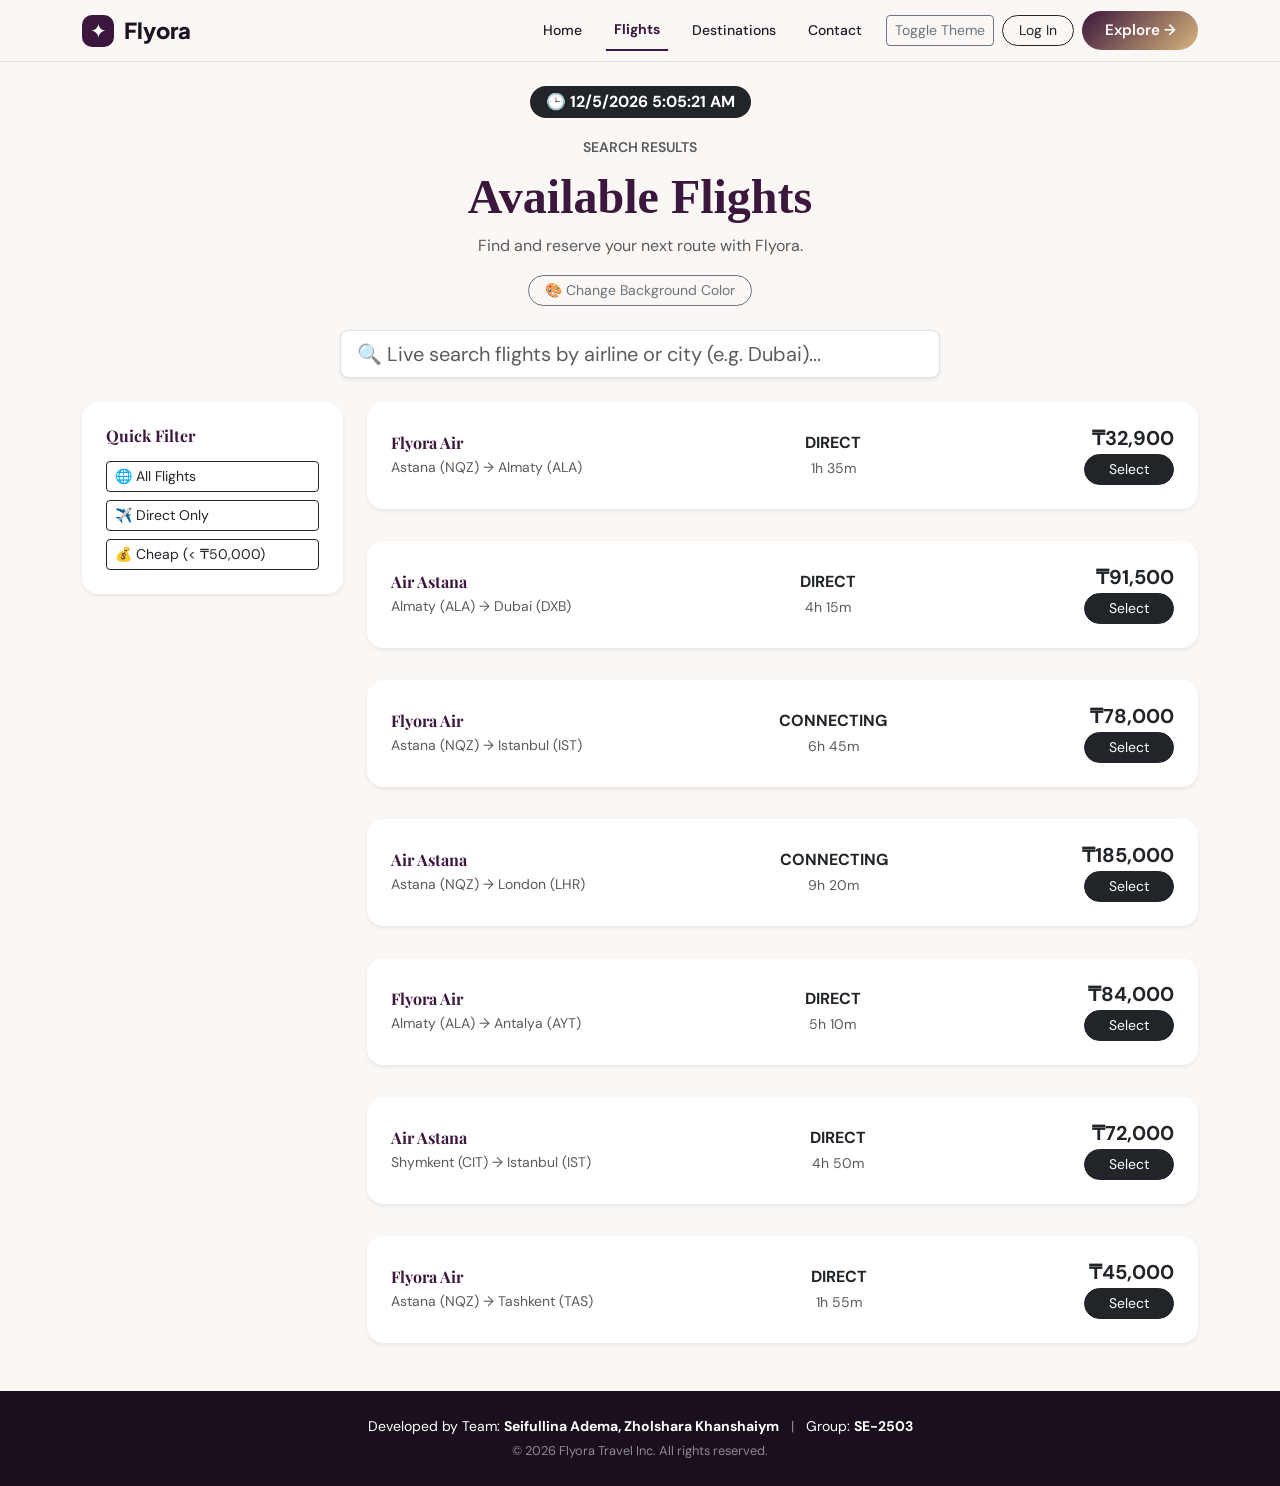
<file: flights.html>
<!DOCTYPE html>
<html lang="en">
<head>
    <meta charset="UTF-8">
    <meta name="viewport" content="width=device-width, initial-scale=1.0">
    <title>Flyora - Flights</title>
    <link href="https://cdn.jsdelivr.net/npm/bootstrap@5.3.2/dist/css/bootstrap.min.css" rel="stylesheet">
    <link rel="stylesheet" href="css/style.css">
</head>
<body class="d-flex flex-column min-vh-100">

<header class="border-bottom py-2">
    <div class="container">
        <nav class="navbar navbar-expand-lg navbar-light p-0">
            <a class="navbar-brand logo d-flex align-items-center gap-2" href="index.html">
                <span class="logo-icon">✦</span>
                <span class="logo-text fw-bold">Flyora</span>
            </a>
            <button class="navbar-toggler" type="button" data-bs-toggle="collapse" data-bs-target="#navbarNav">
                <span class="navbar-toggler-icon"></span>
            </button>
            <div class="collapse navbar-collapse justify-content-end" id="navbarNav">
                <ul class="navbar-nav ms-auto me-3 align-items-center gap-3">
                    <li class="nav-item"><a class="nav-link" href="index.html">Home</a></li>
                    <li class="nav-item"><a class="nav-link active" href="flights.html">Flights</a></li>
                    <li class="nav-item"><a class="nav-link" href="destinations.html">Destinations</a></li>
                    <li class="nav-item"><a class="nav-link" href="contact.html">Contact</a></li>
                </ul>

                <div class="d-flex align-items-center gap-2">
                    <button id="theme-toggle" class="btn btn-outline-secondary btn-sm">Toggle Theme</button>
                    <a href="login.html" id="navAuthLink" class="btn btn-outline-dark btn-sm rounded-pill px-3">Log In</a>
                    <a href="destinations.html" class="btn btn-explore">Explore →</a>
                </div>
            </div>
        </nav>
    </div>
</header>

<main class="flex-grow-1 py-5">
    <div class="container">
        <div class="text-center mb-3">
            <span class="badge bg-dark px-3 py-2 fs-6 rounded-pill">
                🕒 <span id="liveClock">Loading date & time...</span>
            </span>
        </div>
        <div class="text-center mb-4">
            <span class="text-uppercase tracking-widest text-muted small fw-semibold">Search Results</span>
            <h1 class="display-5 fw-bold mt-2" style="font-family: serif;">Available Flights</h1>
            <p class="text-muted">Find and reserve your next route with Flyora.</p>


            <div class="d-flex justify-content-center gap-2 mt-3">
                <button id="changeBgBtn" class="btn btn-outline-secondary btn-sm rounded-pill px-3">
                    🎨 Change Background Color
                </button>
            </div>
        </div>

        <div class="mb-4 position-relative mx-auto" style="max-width: 600px;">
            <input type="text" id="liveSearchInput" class="form-control form-control-lg shadow-sm" placeholder="🔍 Live search flights by airline or city (e.g. Dubai)...">
        </div>

        <div class="row g-4">
            <div class="col-lg-3">
                <div class="card p-4 shadow-sm border-0 rounded-4 mb-3">
                    <h6 class="fw-bold mb-3">Quick Filter</h6>
                    <div class="d-flex flex-column gap-2">
                        <button class="btn btn-outline-dark btn-sm text-start" onclick="renderFlights('all')">🌐 All Flights</button>
                        <button class="btn btn-outline-dark btn-sm text-start" onclick="renderFlights('direct')">✈️ Direct Only</button>
                        <button class="btn btn-outline-dark btn-sm text-start" onclick="renderFlights('cheap')">💰 Cheap (&lt; ₸50,000)</button>
                    </div>
                </div>
            </div>

            <div class="col-lg-9">
                <div id="flightsContainer" class="d-flex flex-column gap-3"></div>
            </div>
        </div>
    </div>
</main>

<footer class="custom-footer py-4 mt-auto text-white">
    <div class="container text-center">
        <p class="mb-1 small opacity-90">
            <span>Developed by Team:</span>
            <strong>Seifullina Adema, Zholshara Khanshaiym</strong>
            <span class="mx-2 opacity-50">|</span>
            <span>Group:</span>
            <strong>SE-2503</strong>
        </p>
        <p class="mb-0 extra-small text-white-50" style="font-size: 0.8rem;">©️ 2026 Flyora Travel Inc. All rights reserved.</p>
    </div>
</footer>

<script src="https://code.jquery.com/jquery-3.7.1.min.js"></script>
<script src="https://cdn.jsdelivr.net/npm/bootstrap@5.3.0/dist/js/bootstrap.bundle.min.js"></script>
<script src="js/script.js"></script>
</body>
</html>
</file>
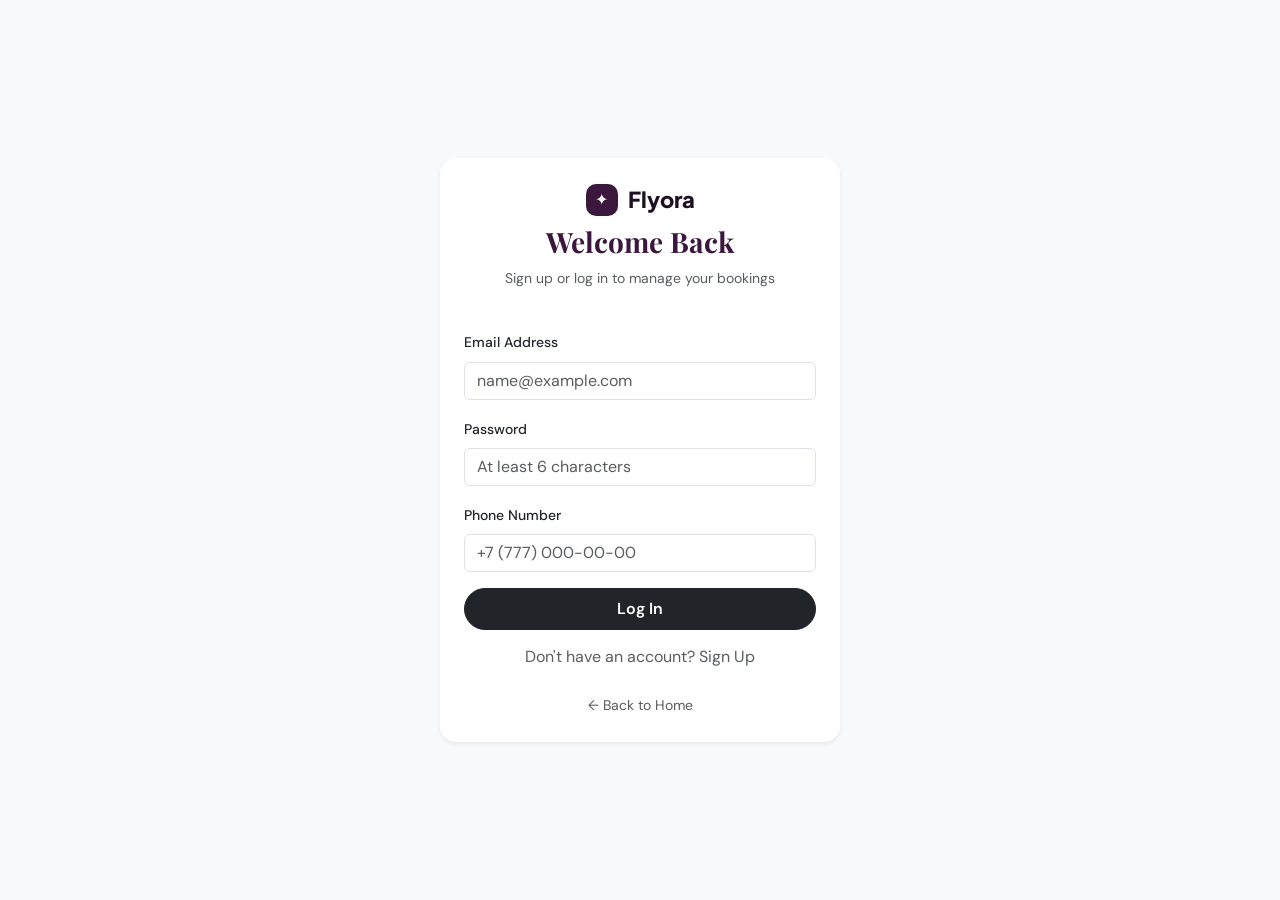
<file: login.html>
<!DOCTYPE html>
<html lang="en">
<head>
    <meta charset="UTF-8">
    <meta name="viewport" content="width=device-width, initial-scale=1.0">
    <title>Flyora - Login & Register</title>
    <link href="https://cdn.jsdelivr.net/npm/bootstrap@5.3.2/dist/css/bootstrap.min.css" rel="stylesheet">
    <link rel="stylesheet" href="css/style.css">
</head>
<body class="d-flex flex-column min-vh-100 justify-content-center align-items-center bg-light">

<div class="card p-4 shadow-sm border-0 rounded-4 w-100" style="max-width: 400px;">
    <div class="text-center mb-4">
        <a class="navbar-brand logo d-inline-flex align-items-center gap-2 mb-2" href="index.html">
            <span class="logo-icon">✦</span>
            <span class="logo-text fw-bold">Flyora</span>
        </a>
        <h3 class="fw-bold">Welcome Back</h3>
        <p class="text-muted small">Sign up or log in to manage your bookings</p>
    </div>
    
    <form id="authForm" novalidate>
        <div class="mb-3" id="nameFieldContainer">
            <label class="form-label small fw-medium">Full Name</label>
            <input type="text" id="authName" class="form-control" placeholder="Enter your name">
            <div class="text-danger small mt-1" id="nameError"></div>
        </div>
        <div class="mb-3">
            <label class="form-label small fw-medium">Email Address</label>
            <input type="text" id="authEmail" class="form-control" placeholder="name@example.com">
            <div class="text-danger small mt-1" id="emailError"></div>
        </div>
        <div class="mb-3">
            <label class="form-label small fw-medium">Password</label>
            <input type="password" id="authPassword" class="form-control" placeholder="At least 6 characters">
            <div class="text-danger small mt-1" id="passwordError"></div>
        </div>
        <div class="mb-3">
            <label class="form-label small fw-medium">Phone Number</label>
            <input type="text" id="authPhone" class="form-control" placeholder="+7 (777) 000-00-00">
            <div class="text-danger small mt-1" id="phoneError"></div>
        </div>

        <button type="submit" id="authSubmitBtn" class="btn btn-dark w-100 py-2 rounded-pill fw-semibold mb-2">Log In</button>
        <button type="button" id="switchAuthMode" class="btn btn-link w-100 text-muted small text-decoration-none">Don't have an account? Sign Up</button>
    </form>

    <div class="text-center mt-3">
        <a href="index.html" class="text-muted small text-decoration-none">← Back to Home</a>
    </div>
</div>

<script src="https://code.jquery.com/jquery-3.7.1.min.js"></script>
<script src="js/script.js"></script>
</body>
</html>
</file>
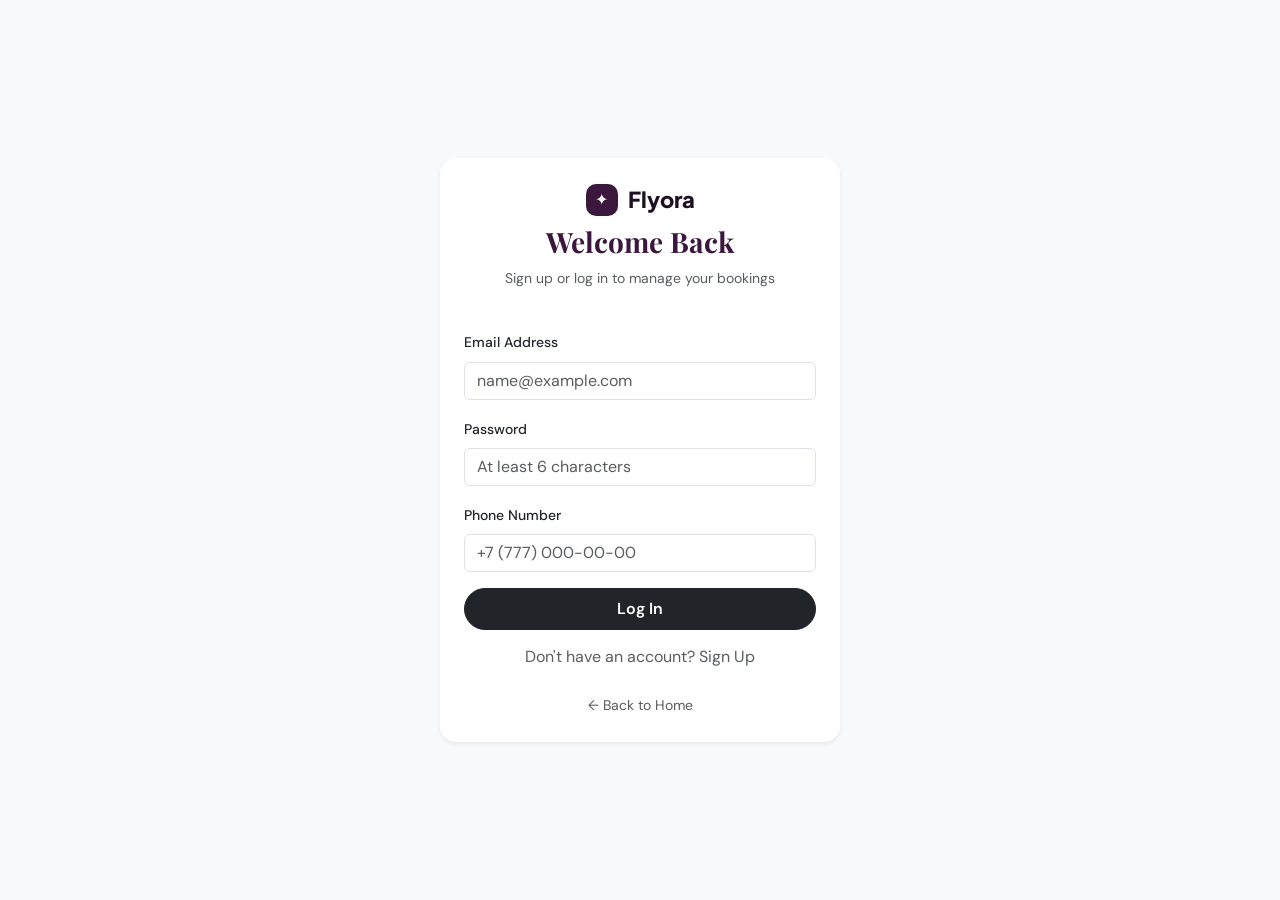
<file: profile.html>
<!DOCTYPE html>
<html lang="en">
<head>
    <meta charset="UTF-8">
    <meta name="viewport" content="width=device-width, initial-scale=1.0">
    <title>Flyora - User Profile</title>
    <link href="https://cdn.jsdelivr.net/npm/bootstrap@5.3.2/dist/css/bootstrap.min.css" rel="stylesheet">
    <link rel="stylesheet" href="css/style.css">
</head>
<body class="d-flex flex-column min-vh-100">

<header class="border-bottom py-2">
    <div class="container d-flex justify-content-between align-items-center">
        <a class="navbar-brand logo d-flex align-items-center gap-2" href="index.html">
            <span class="logo-icon">✦</span>
            <span class="logo-text fw-bold">Flyora</span>
        </a>
        <a href="index.html" class="btn btn-outline-secondary btn-sm">Home</a>
    </div>
</header>

<main class="flex-grow-1 py-5 d-flex align-items-center">
    <div class="container" style="max-width: 600px;">
        <div class="card p-4 shadow-sm border-0 rounded-4 text-center">
            <div class="mb-3">
                <div class="bg-dark text-white rounded-circle d-inline-flex align-items-center justify-content-center fw-bold fs-2" style="width: 80px; height: 80px;" id="profileAvatar">U</div>
            </div>
            <h2 class="fw-bold mb-1" id="profileName">User Name</h2>
            <p class="text-muted small mb-4" id="profileEmail">user@example.com</p>

            <div class="border-top pt-3 text-start">
                <p class="mb-2"><strong>Phone:</strong> <span id="profilePhone" class="text-muted">-</span></p>
                <p class="mb-2"><strong>Account Status:</strong> <span class="badge bg-success">Active & Verified</span></p>
                <p class="mb-0"><strong>Saved Bookings:</strong> <span class="text-muted">No active flights booked yet.</span></p>
            </div>

            <div class="mt-4">
                <button id="logoutBtn" class="btn btn-outline-danger btn-sm rounded-pill px-4">Log Out</button>
            </div>
        </div>
    </div>
</main>

<script src="https://code.jquery.com/jquery-3.7.1.min.js"></script>
<script src="js/script.js"></script>
</body>
</html>
</file>
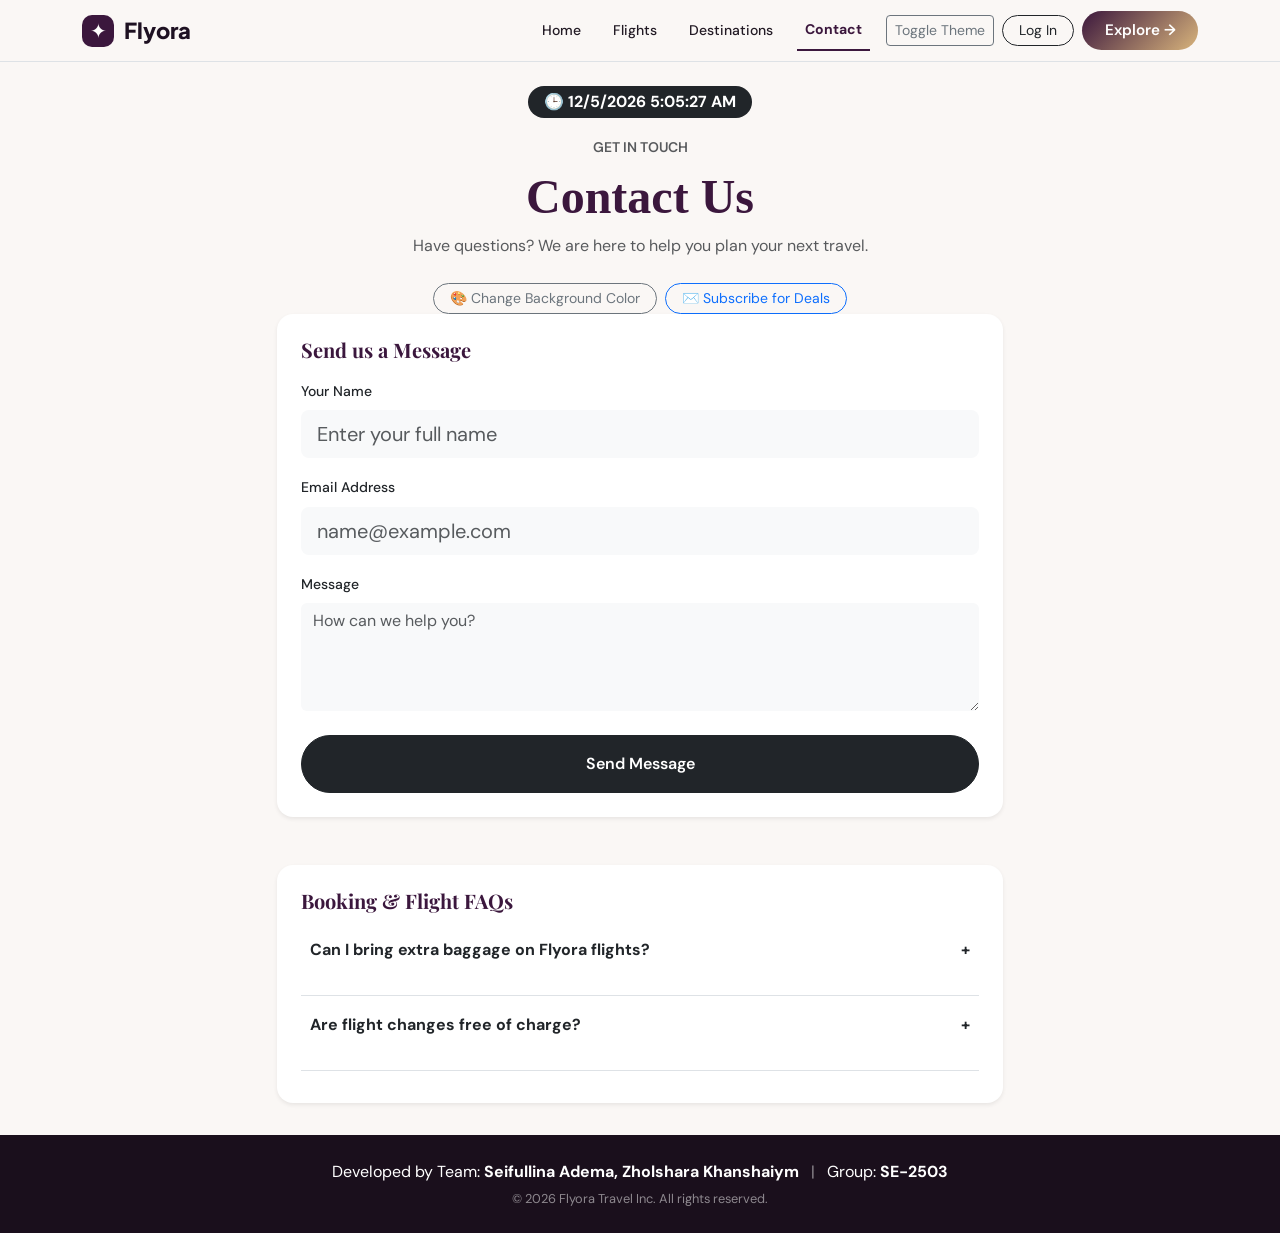
<file: flyora-4-main 3/contact.html>
<!DOCTYPE html>
<html lang="en">
<head>
    <meta charset="UTF-8">
    <meta name="viewport" content="width=device-width, initial-scale=1.0">
    <title>Flyora - Contact</title>
    <link href="https://cdn.jsdelivr.net/npm/bootstrap@5.3.2/dist/css/bootstrap.min.css" rel="stylesheet">
    <link rel="stylesheet" href="css/style.css">
</head>
<body class="d-flex flex-column min-vh-100">

<header class="border-bottom py-2">
    <div class="container">
        <nav class="navbar navbar-expand-lg navbar-light p-0">
            <a class="navbar-brand logo d-flex align-items-center gap-2" href="index.html">
                <span class="logo-icon">✦</span>
                <span class="logo-text fw-bold">Flyora</span>
            </a>
            <button class="navbar-toggler" type="button" data-bs-toggle="collapse" data-bs-target="#navbarNav">
                <span class="navbar-toggler-icon"></span>
            </button>
            <div class="collapse navbar-collapse justify-content-end" id="navbarNav">
                <ul class="navbar-nav ms-auto me-3 align-items-center gap-3">
                    <li class="nav-item"><a class="nav-link" href="index.html">Home</a></li>
                    <li class="nav-item"><a class="nav-link" href="flights.html">Flights</a></li>
                    <li class="nav-item"><a class="nav-link" href="destinations.html">Destinations</a></li>
                    <li class="nav-item"><a class="nav-link active" href="contact.html">Contact</a></li>
                </ul>
                <div class="d-flex align-items-center gap-2">
                    <button class="theme-toggle-btn btn btn-outline-secondary btn-sm">Toggle Theme</button>
                    <a href="login.html" id="navAuthLink" class="btn btn-outline-dark btn-sm rounded-pill px-3">Log In</a>
                    <a href="destinations.html" class="btn btn-explore">Explore →</a>
                </div>
            </div>
        </nav>
    </div>
</header>

<main class="py-5 flex-grow-1">
    <div class="container" style="max-width: 750px;">
        <div class="text-center mb-3">
            <span class="badge bg-dark px-3 py-2 fs-6 rounded-pill">
                🕒 <span id="liveClock">Loading date & time...</span>
            </span>
        </div>

        <div class="text-center mb-4">
            <span class="text-uppercase tracking-widest text-muted small fw-semibold">Get in Touch</span>
            <h1 class="display-5 fw-bold mt-2 mb-2" style="font-family: serif;">Contact Us</h1>
            <p class="text-muted">Have questions? We are here to help you plan your next travel.</p>
        </div>
        <div class="d-flex justify-content-center gap-2 mt-3">
            <button id="changeBgBtn" class="btn btn-outline-secondary btn-sm rounded-pill px-3">
                🎨 Change Background Color
            </button>
            <button id="openPopupBtn" class="btn btn-outline-primary btn-sm rounded-pill px-3">
                ✉️ Subscribe for Deals
            </button>
        </div>
        <div class="card p-4 shadow-sm border-0 rounded-4 mb-5">
            <h5 class="fw-bold mb-3">Send us a Message</h5>
            <form id="contactForm" novalidate>
                <div class="mb-3">
                    <label class="form-label fw-medium small" for="name">Your Name</label>
                    <input type="text" id="name" class="form-control form-control-lg border-0 bg-light" placeholder="Enter your full name">
                    <div class="text-danger small mt-1" id="contactNameError"></div>
                </div>
                <div class="mb-3">
                    <label class="form-label fw-medium small" for="email">Email Address</label>
                    <input type="text" id="email" class="form-control form-control-lg border-0 bg-light" placeholder="name@example.com">
                    <div class="text-danger small mt-1" id="contactEmailError"></div>
                </div>
                <div class="mb-4">
                    <label class="form-label fw-medium small" for="message">Message</label>
                    <textarea id="message" class="form-control border-0 bg-light" rows="4" placeholder="How can we help you?"></textarea>
                    <div class="text-danger small mt-1" id="contactMessageError"></div>
                </div>
                <button type="submit" class="btn btn-dark w-100 py-3 rounded-pill fw-semibold">Send Message</button>
            </form>
        </div>

        <div class="card p-4 shadow-sm border-0 rounded-4 mt-4">
            <h5 class="fw-bold mb-3">Booking & Flight FAQs</h5>

            <div class="accordion-item mb-2 border-bottom pb-2">
                <button type="button" class="accordion-btn btn w-100 text-start fw-bold small d-flex justify-content-between align-items-center p-2">
                    Can I bring extra baggage on Flyora flights? <span>+</span>
                </button>
                <div class="accordion-content p-2 text-muted small">
                    Yes, additional baggage can be added during your checkout or reservation process at standard airline rates.
                </div>
            </div>

            <div class="accordion-item mb-2 border-bottom pb-2">
                <button type="button" class="accordion-btn btn w-100 text-start fw-bold small d-flex justify-content-between align-items-center p-2">
                    Are flight changes free of charge? <span>+</span>
                </button>
                <div class="accordion-content p-2 text-muted small">
                    Date and time changes depend on your fare tier. Flexible tickets include free changes up to 3 hours before departure.
                </div>
            </div>
        </div>
    </div>
</main>

<footer class="custom-footer py-4 mt-auto text-white">
    <div class="container text-center">
        <p class="footer-team mb-1">
            <span>Developed by Team:</span>
            <strong>Seifullina Adema, Zholshara Khanshaiym</strong>
            <span class="mx-2 opacity-50">|</span>
            <span>Group:</span>
            <strong>SE-2503</strong>
        </p>
        <p class="mb-0 extra-small text-white-50" style="font-size: 0.8rem;">© 2026 Flyora Travel Inc. All rights reserved.</p>
    </div>
</footer>

<script src="https://code.jquery.com/jquery-3.7.1.min.js"></script>
<script src="https://cdn.jsdelivr.net/npm/bootstrap@5.3.0/dist/js/bootstrap.bundle.min.js"></script>
<script src="js/script.js"></script>
</body>
</html>
</file>
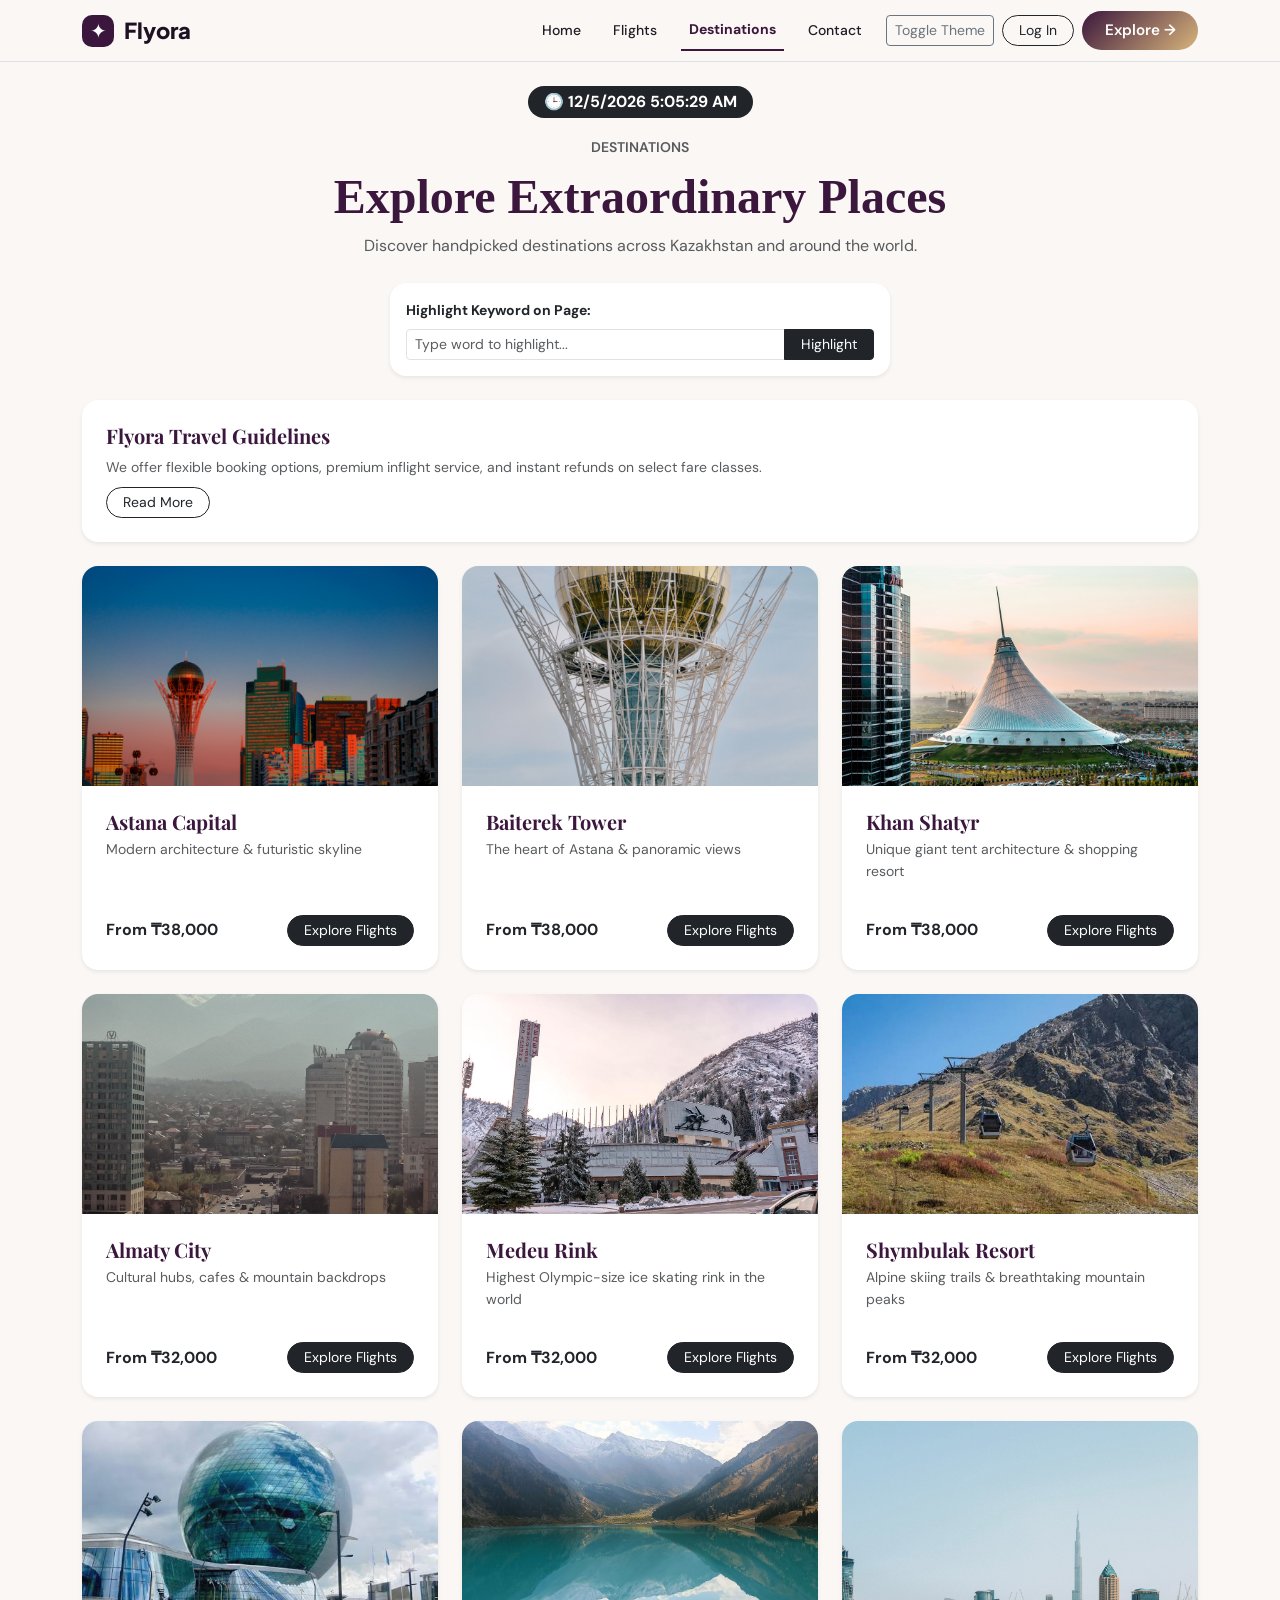
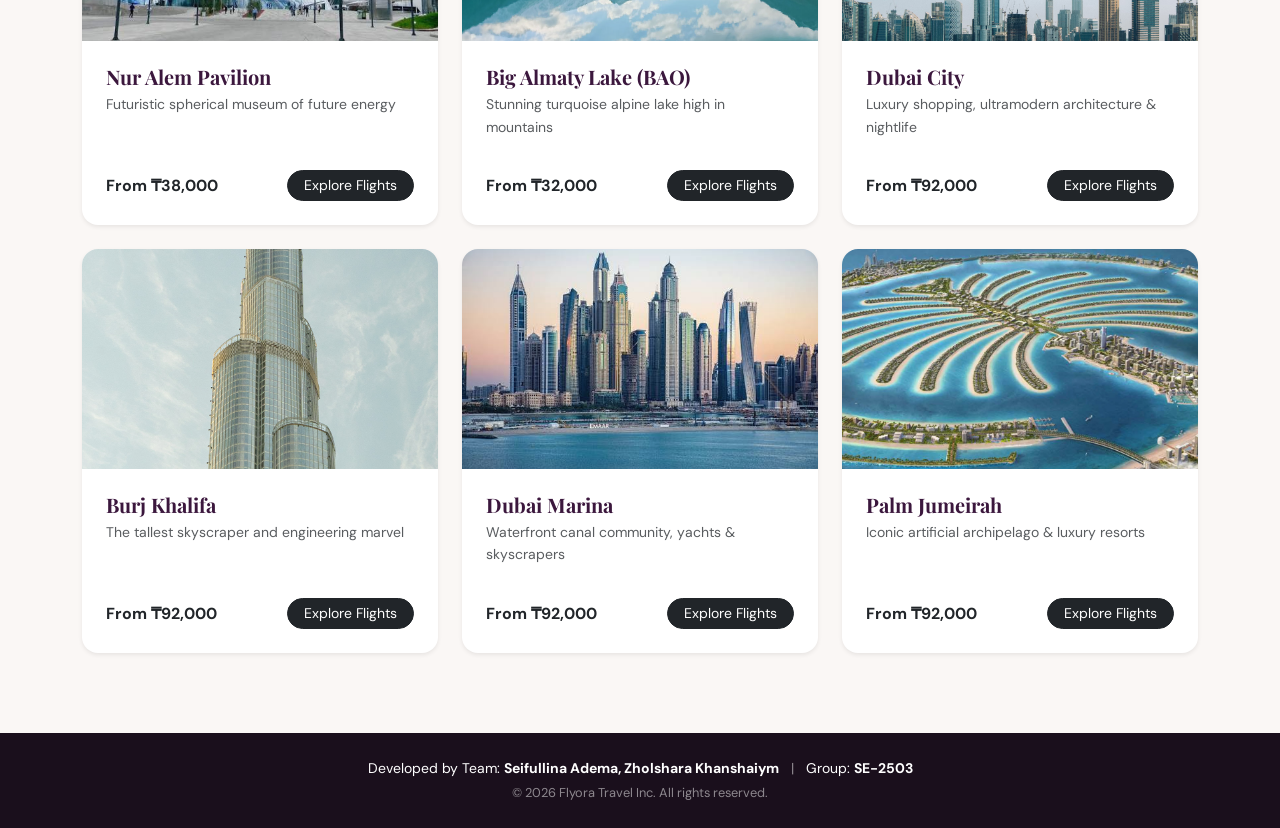
<file: flyora-4-main 3/destinations.html>
<!DOCTYPE html>
<html lang="en">
<head>
    <meta charset="UTF-8">
    <meta name="viewport" content="width=device-width, initial-scale=1.0">
    <title>Flyora - Destinations</title>
    <link href="https://cdn.jsdelivr.net/npm/bootstrap@5.3.2/dist/css/bootstrap.min.css" rel="stylesheet">
    <link rel="stylesheet" href="css/style.css">
</head>
<body class="d-flex flex-column min-vh-100">

<header class="border-bottom py-2">
    <div class="container">
        <nav class="navbar navbar-expand-lg navbar-light p-0">
            <a class="navbar-brand logo d-flex align-items-center gap-2" href="index.html">
                <span class="logo-icon">✦</span>
                <span class="logo-text fw-bold">Flyora</span>
            </a>
            <button class="navbar-toggler" type="button" data-bs-toggle="collapse" data-bs-target="#navbarNav">
                <span class="navbar-toggler-icon"></span>
            </button>
            <div class="collapse navbar-collapse justify-content-end" id="navbarNav">
                <ul class="navbar-nav ms-auto me-3 align-items-center gap-3">
                    <li class="nav-item"><a class="nav-link" href="index.html">Home</a></li>
                    <li class="nav-item"><a class="nav-link" href="flights.html">Flights</a></li>
                    <li class="nav-item"><a class="nav-link active" href="destinations.html">Destinations</a></li>
                    <li class="nav-item"><a class="nav-link" href="contact.html">Contact</a></li>
                </ul>

                <div class="d-flex align-items-center gap-2">
                    <button id="theme-toggle" class="btn btn-outline-secondary btn-sm">Toggle Theme</button>
                    <a href="login.html" id="navAuthLink" class="btn btn-outline-dark btn-sm rounded-pill px-3">Log In</a>
                    <a href="destinations.html" class="btn btn-explore">Explore →</a>
                </div>
            </div>
        </nav>
    </div>
</header>

<main class="flex-grow-1 py-5">
    <div class="container">
        <div class="text-center mb-3">
            <span class="badge bg-dark px-3 py-2 fs-6 rounded-pill">
                🕒 <span id="liveClock">Loading date & time...</span>
            </span>
        </div>

        <div class="text-center mb-4">
            <span class="text-uppercase tracking-widest text-muted small fw-semibold">Destinations</span>
            <h1 class="display-5 fw-bold mt-2" style="font-family: serif;">Explore Extraordinary Places</h1>
            <p class="text-muted">Discover handpicked destinations across Kazakhstan and around the world.</p>
        </div>
        <div class="card p-3 shadow-sm border-0 rounded-4 mb-4 mx-auto" style="max-width: 500px;">
            <label class="form-label small fw-bold">Highlight Keyword on Page:</label>
            <div class="input-group">
                <input type="text" id="highlightInput" class="form-control form-control-sm" placeholder="Type word to highlight...">
                <button class="btn btn-dark btn-sm px-3" type="button" id="highlightSearchBtn">Highlight</button>
            </div>
        </div>
        <div class="card p-4 shadow-sm border-0 rounded-4 mb-4">
            <h5 class="fw-bold mb-2">Flyora Travel Guidelines</h5>
            <p class="text-muted small mb-0">
                We offer flexible booking options, premium inflight service, and instant refunds on select fare classes.
                <span id="moreGuidanceText" style="display: none;">
                    Passengers are allowed one carry-on bag up to 10kg and one personal item free of charge. For international flights, please ensure your passport is valid for at least 6 months from departure.
                </span>
            </p>
            <div class="mt-2">
                <button id="readMoreBtn" class="btn btn-sm btn-outline-dark rounded-pill px-3">Read More</button>
            </div>
        </div>



        <div class="row g-4 mb-5">
            <!-- Ряд 1: Астана -->
            <div class="col-12 col-md-6 col-lg-4">
                <div class="card h-100 shadow-sm border-0 rounded-4 overflow-hidden">
                    <img data-src="images/astana.jpg" class="card-img-top object-fit-cover" height="220" alt="Astana">
                    <div class="card-body d-flex flex-column justify-content-between p-4">
                        <div>
                            <h5 class="fw-bold mb-1">Astana Capital</h5>
                            <p class="text-muted small">Modern architecture & futuristic skyline</p>
                        </div>
                        <div class="d-flex align-items-center justify-content-between mt-3">
                            <span class="fw-bold">From ₸38,000</span>
                            <a href="flights.html" class="btn btn-dark btn-sm rounded-pill px-3">Explore Flights</a>
                        </div>
                    </div>
                </div>
            </div>

            <div class="col-12 col-md-6 col-lg-4">
                <div class="card h-100 shadow-sm border-0 rounded-4 overflow-hidden">
                    <img data-src="images/baiterek.jpg" class="card-img-top object-fit-cover" height="220" alt="Baiterek">
                    <div class="card-body d-flex flex-column justify-content-between p-4">
                        <div>
                            <h5 class="fw-bold mb-1">Baiterek Tower</h5>
                            <p class="text-muted small">The heart of Astana & panoramic views</p>
                        </div>
                        <div class="d-flex align-items-center justify-content-between mt-3">
                            <span class="fw-bold">From ₸38,000</span>
                            <a href="flights.html" class="btn btn-dark btn-sm rounded-pill px-3">Explore Flights</a>
                        </div>
                    </div>
                </div>
            </div>

            <div class="col-12 col-md-6 col-lg-4">
                <div class="card h-100 shadow-sm border-0 rounded-4 overflow-hidden">
                    <img data-src="images/khanshatyr.jpg" class="card-img-top object-fit-cover" height="220" alt="Khan Shatyr">
                    <div class="card-body d-flex flex-column justify-content-between p-4">
                        <div>
                            <h5 class="fw-bold mb-1">Khan Shatyr</h5>
                            <p class="text-muted small">Unique giant tent architecture & shopping resort</p>
                        </div>
                        <div class="d-flex align-items-center justify-content-between mt-3">
                            <span class="fw-bold">From ₸38,000</span>
                            <a href="flights.html" class="btn btn-dark btn-sm rounded-pill px-3">Explore Flights</a>
                        </div>
                    </div>
                </div>
            </div>

            <!-- Ряд 2: Алматы и природа -->
            <div class="col-12 col-md-6 col-lg-4">
                <div class="card h-100 shadow-sm border-0 rounded-4 overflow-hidden">
                    <img data-src="images/almaty.jpg" class="card-img-top object-fit-cover" height="220" alt="Almaty">
                    <div class="card-body d-flex flex-column justify-content-between p-4">
                        <div>
                            <h5 class="fw-bold mb-1">Almaty City</h5>
                            <p class="text-muted small">Cultural hubs, cafes & mountain backdrops</p>
                        </div>
                        <div class="d-flex align-items-center justify-content-between mt-3">
                            <span class="fw-bold">From ₸32,000</span>
                            <a href="flights.html" class="btn btn-dark btn-sm rounded-pill px-3">Explore Flights</a>
                        </div>
                    </div>
                </div>
            </div>

            <div class="col-12 col-md-6 col-lg-4">
                <div class="card h-100 shadow-sm border-0 rounded-4 overflow-hidden">
                    <img data-src="images/medeu.jpg" class="card-img-top object-fit-cover" height="220" alt="Medeu">
                    <div class="card-body d-flex flex-column justify-content-between p-4">
                        <div>
                            <h5 class="fw-bold mb-1">Medeu Rink</h5>
                            <p class="text-muted small">Highest Olympic-size ice skating rink in the world</p>
                        </div>
                        <div class="d-flex align-items-center justify-content-between mt-3">
                            <span class="fw-bold">From ₸32,000</span>
                            <a href="flights.html" class="btn btn-dark btn-sm rounded-pill px-3">Explore Flights</a>
                        </div>
                    </div>
                </div>
            </div>

            <div class="col-12 col-md-6 col-lg-4">
                <div class="card h-100 shadow-sm border-0 rounded-4 overflow-hidden">
                    <img data-src="images/shymbulak.jpg" class="card-img-top object-fit-cover" height="220" alt="Shymbulak">
                    <div class="card-body d-flex flex-column justify-content-between p-4">
                        <div>
                            <h5 class="fw-bold mb-1">Shymbulak Resort</h5>
                            <p class="text-muted small">Alpine skiing trails & breathtaking mountain peaks</p>
                        </div>
                        <div class="d-flex align-items-center justify-content-between mt-3">
                            <span class="fw-bold">From ₸32,000</span>
                            <a href="flights.html" class="btn btn-dark btn-sm rounded-pill px-3">Explore Flights</a>
                        </div>
                    </div>
                </div>
            </div>

            <!-- Ряд 3: Дополнительные уникальные места (БАӨ, Нур Алем и Дубай) -->
            <div class="col-12 col-md-6 col-lg-4">
                <div class="card h-100 shadow-sm border-0 rounded-4 overflow-hidden">
                    <img data-src="images/nuralem.jpg" class="card-img-top object-fit-cover" height="220" alt="Nur Alem">
                    <div class="card-body d-flex flex-column justify-content-between p-4">
                        <div>
                            <h5 class="fw-bold mb-1">Nur Alem Pavilion</h5>
                            <p class="text-muted small">Futuristic spherical museum of future energy</p>
                        </div>
                        <div class="d-flex align-items-center justify-content-between mt-3">
                            <span class="fw-bold">From ₸38,000</span>
                            <a href="flights.html" class="btn btn-dark btn-sm rounded-pill px-3">Explore Flights</a>
                        </div>
                    </div>
                </div>
            </div>

            <div class="col-12 col-md-6 col-lg-4">
                <div class="card h-100 shadow-sm border-0 rounded-4 overflow-hidden">
                    <img data-src="images/bao.jpg" class="card-img-top object-fit-cover" height="220" alt="Big Almaty Lake">
                    <div class="card-body d-flex flex-column justify-content-between p-4">
                        <div>
                            <h5 class="fw-bold mb-1">Big Almaty Lake (BAO)</h5>
                            <p class="text-muted small">Stunning turquoise alpine lake high in mountains</p>
                        </div>
                        <div class="d-flex align-items-center justify-content-between mt-3">
                            <span class="fw-bold">From ₸32,000</span>
                            <a href="flights.html" class="btn btn-dark btn-sm rounded-pill px-3">Explore Flights</a>
                        </div>
                    </div>
                </div>
            </div>

            <div class="col-12 col-md-6 col-lg-4">
                <div class="card h-100 shadow-sm border-0 rounded-4 overflow-hidden">
                    <img data-src="images/dubai.jpg" class="card-img-top object-fit-cover" height="220" alt="Dubai">
                    <div class="card-body d-flex flex-column justify-content-between p-4">
                        <div>
                            <h5 class="fw-bold mb-1">Dubai City</h5>
                            <p class="text-muted small">Luxury shopping, ultramodern architecture & nightlife</p>
                        </div>
                        <div class="d-flex align-items-center justify-content-between mt-3">
                            <span class="fw-bold">From ₸92,000</span>
                            <a href="flights.html" class="btn btn-dark btn-sm rounded-pill px-3">Explore Flights</a>
                        </div>
                    </div>
                </div>
            </div>

            <!-- Ряд 4: Дубай продолжение -->
            <div class="col-12 col-md-6 col-lg-4">
                <div class="card h-100 shadow-sm border-0 rounded-4 overflow-hidden">
                    <img data-src="images/burjkhalifa.jpg" class="card-img-top object-fit-cover" height="220" alt="Burj Khalifa">
                    <div class="card-body d-flex flex-column justify-content-between p-4">
                        <div>
                            <h5 class="fw-bold mb-1">Burj Khalifa</h5>
                            <p class="text-muted small">The tallest skyscraper and engineering marvel</p>
                        </div>
                        <div class="d-flex align-items-center justify-content-between mt-3">
                            <span class="fw-bold">From ₸92,000</span>
                            <a href="flights.html" class="btn btn-dark btn-sm rounded-pill px-3">Explore Flights</a>
                        </div>
                    </div>
                </div>
            </div>

            <div class="col-12 col-md-6 col-lg-4">
                <div class="card h-100 shadow-sm border-0 rounded-4 overflow-hidden">
                    <img data-src="images/dubaimarina.jpg" class="card-img-top object-fit-cover" height="220" alt="Dubai Marina">
                    <div class="card-body d-flex flex-column justify-content-between p-4">
                        <div>
                            <h5 class="fw-bold mb-1">Dubai Marina</h5>
                            <p class="text-muted small">Waterfront canal community, yachts & skyscrapers</p>
                        </div>
                        <div class="d-flex align-items-center justify-content-between mt-3">
                            <span class="fw-bold">From ₸92,000</span>
                            <a href="flights.html" class="btn btn-dark btn-sm rounded-pill px-3">Explore Flights</a>
                        </div>
                    </div>
                </div>
            </div>

            <div class="col-12 col-md-6 col-lg-4">
                <div class="card h-100 shadow-sm border-0 rounded-4 overflow-hidden">
                    <img data-src="images/palm.jpg" class="card-img-top object-fit-cover" height="220" alt="Palm Jumeirah">
                    <div class="card-body d-flex flex-column justify-content-between p-4">
                        <div>
                            <h5 class="fw-bold mb-1">Palm Jumeirah</h5>
                            <p class="text-muted small">Iconic artificial archipelago & luxury resorts</p>
                        </div>
                        <div class="d-flex align-items-center justify-content-between mt-3">
                            <span class="fw-bold">From ₸92,000</span>
                            <a href="flights.html" class="btn btn-dark btn-sm rounded-pill px-3">Explore Flights</a>
                        </div>
                    </div>
                </div>
            </div>
        </div>



    </div>
</main>

<footer class="custom-footer py-4 mt-auto text-white">
    <div class="container text-center">
        <p class="mb-1 small opacity-90">
            <span>Developed by Team:</span>
            <strong>Seifullina Adema, Zholshara Khanshaiym</strong>
            <span class="mx-2 opacity-50">|</span>
            <span>Group:</span>
            <strong>SE-2503</strong>
        </p>
        <p class="mb-0 extra-small text-white-50" style="font-size: 0.8rem;">© 2026 Flyora Travel Inc. All rights reserved.</p>
    </div>
</footer>

<script src="https://code.jquery.com/jquery-3.7.1.min.js"></script>
<script src="https://cdn.jsdelivr.net/npm/bootstrap@5.3.0/dist/js/bootstrap.bundle.min.js"></script>
<script src="js/script.js"></script>
</body>
</html>
</file>
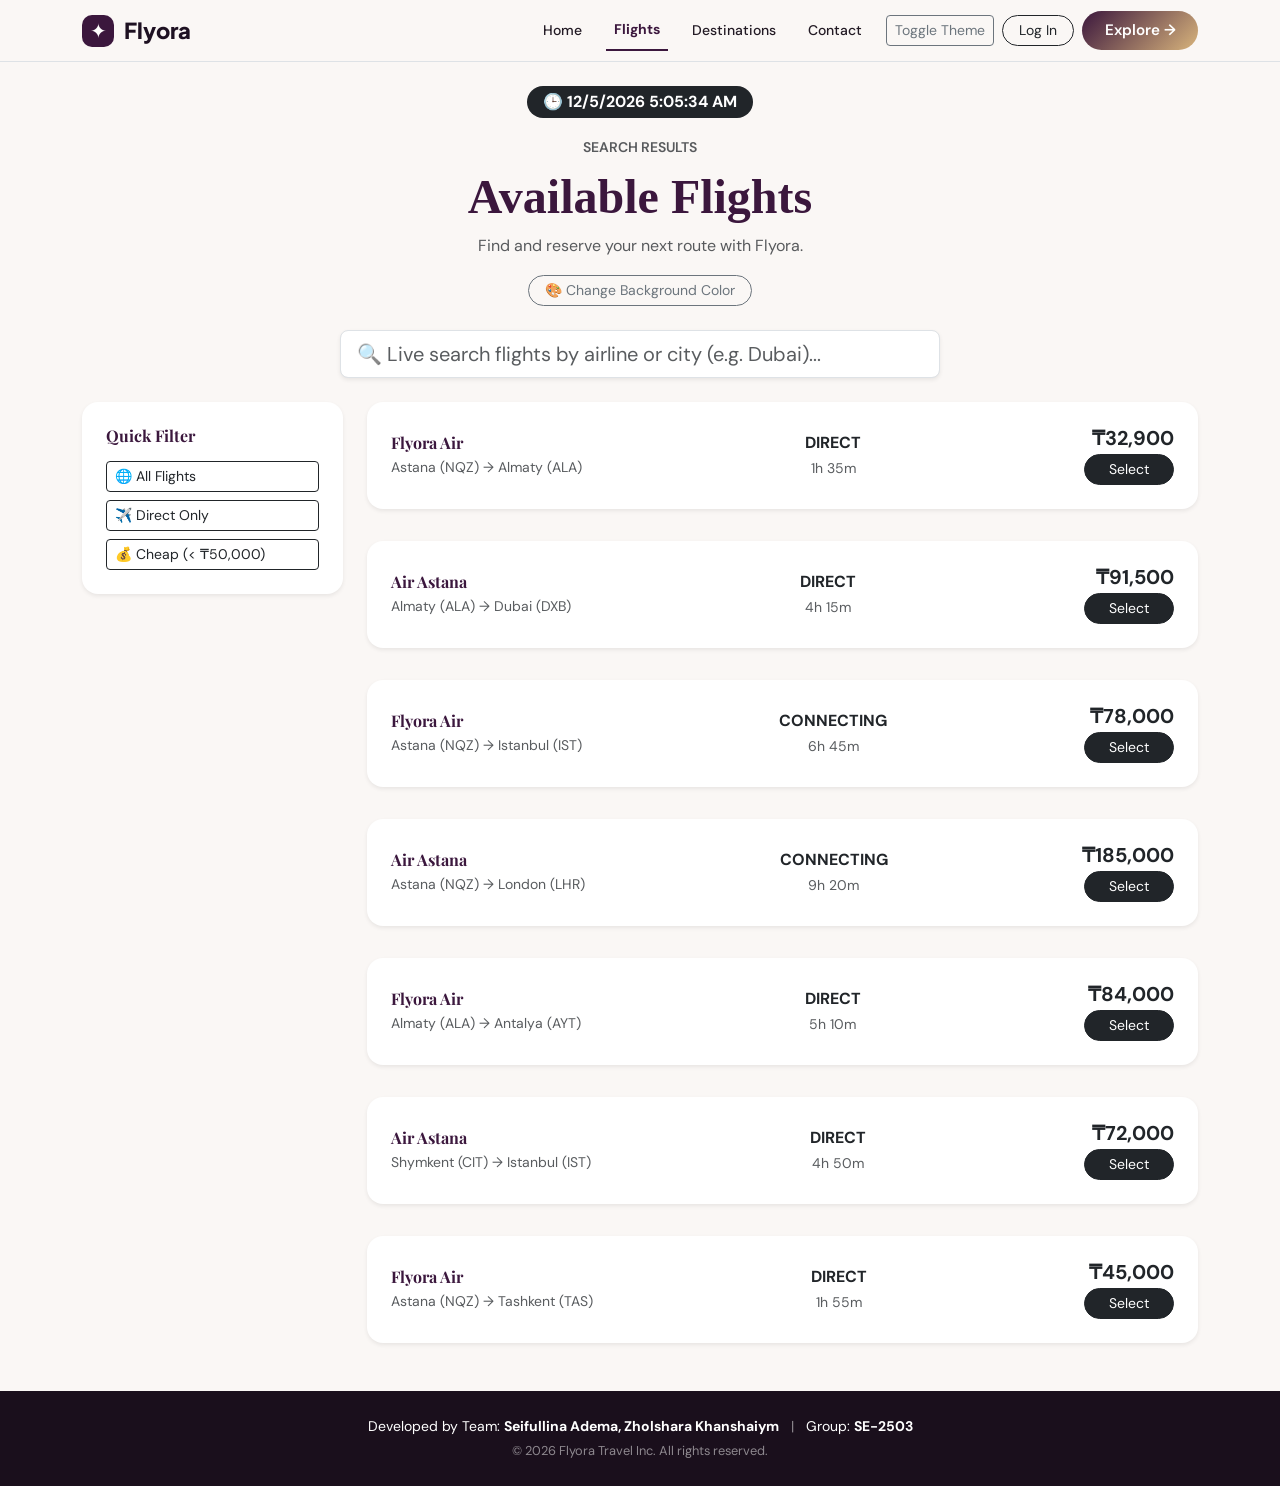
<file: flyora-4-main 3/flights.html>
<!DOCTYPE html>
<html lang="en">
<head>
    <meta charset="UTF-8">
    <meta name="viewport" content="width=device-width, initial-scale=1.0">
    <title>Flyora - Flights</title>
    <link href="https://cdn.jsdelivr.net/npm/bootstrap@5.3.2/dist/css/bootstrap.min.css" rel="stylesheet">
    <link rel="stylesheet" href="css/style.css">
</head>
<body class="d-flex flex-column min-vh-100">

<header class="border-bottom py-2">
    <div class="container">
        <nav class="navbar navbar-expand-lg navbar-light p-0">
            <a class="navbar-brand logo d-flex align-items-center gap-2" href="index.html">
                <span class="logo-icon">✦</span>
                <span class="logo-text fw-bold">Flyora</span>
            </a>
            <button class="navbar-toggler" type="button" data-bs-toggle="collapse" data-bs-target="#navbarNav">
                <span class="navbar-toggler-icon"></span>
            </button>
            <div class="collapse navbar-collapse justify-content-end" id="navbarNav">
                <ul class="navbar-nav ms-auto me-3 align-items-center gap-3">
                    <li class="nav-item"><a class="nav-link" href="index.html">Home</a></li>
                    <li class="nav-item"><a class="nav-link active" href="flights.html">Flights</a></li>
                    <li class="nav-item"><a class="nav-link" href="destinations.html">Destinations</a></li>
                    <li class="nav-item"><a class="nav-link" href="contact.html">Contact</a></li>
                </ul>

                <div class="d-flex align-items-center gap-2">
                    <button id="theme-toggle" class="btn btn-outline-secondary btn-sm">Toggle Theme</button>
                    <a href="login.html" id="navAuthLink" class="btn btn-outline-dark btn-sm rounded-pill px-3">Log In</a>
                    <a href="destinations.html" class="btn btn-explore">Explore →</a>
                </div>
            </div>
        </nav>
    </div>
</header>

<main class="flex-grow-1 py-5">
    <div class="container">
        <div class="text-center mb-3">
            <span class="badge bg-dark px-3 py-2 fs-6 rounded-pill">
                🕒 <span id="liveClock">Loading date & time...</span>
            </span>
        </div>
        <div class="text-center mb-4">
            <span class="text-uppercase tracking-widest text-muted small fw-semibold">Search Results</span>
            <h1 class="display-5 fw-bold mt-2" style="font-family: serif;">Available Flights</h1>
            <p class="text-muted">Find and reserve your next route with Flyora.</p>

            <!-- Кнопка смены цвета -->
            <div class="d-flex justify-content-center gap-2 mt-3">
                <button id="changeBgBtn" class="btn btn-outline-secondary btn-sm rounded-pill px-3">
                    🎨 Change Background Color
                </button>
            </div>
        </div>

        <div class="mb-4 position-relative mx-auto" style="max-width: 600px;">
            <input type="text" id="liveSearchInput" class="form-control form-control-lg shadow-sm" placeholder="🔍 Live search flights by airline or city (e.g. Dubai)...">
        </div>

        <div class="row g-4">
            <div class="col-lg-3">
                <div class="card p-4 shadow-sm border-0 rounded-4 mb-3">
                    <h6 class="fw-bold mb-3">Quick Filter</h6>
                    <div class="d-flex flex-column gap-2">
                        <button class="btn btn-outline-dark btn-sm text-start" onclick="renderFlights('all')">🌐 All Flights</button>
                        <button class="btn btn-outline-dark btn-sm text-start" onclick="renderFlights('direct')">✈️ Direct Only</button>
                        <button class="btn btn-outline-dark btn-sm text-start" onclick="renderFlights('cheap')">💰 Cheap (&lt; ₸50,000)</button>
                    </div>
                </div>
            </div>

            <div class="col-lg-9">
                <div id="flightsContainer" class="d-flex flex-column gap-3"></div>
            </div>
        </div>
    </div>
</main>

<footer class="custom-footer py-4 mt-auto text-white">
    <div class="container text-center">
        <p class="mb-1 small opacity-90">
            <span>Developed by Team:</span>
            <strong>Seifullina Adema, Zholshara Khanshaiym</strong>
            <span class="mx-2 opacity-50">|</span>
            <span>Group:</span>
            <strong>SE-2503</strong>
        </p>
        <p class="mb-0 extra-small text-white-50" style="font-size: 0.8rem;">© 2026 Flyora Travel Inc. All rights reserved.</p>
    </div>
</footer>

<script src="https://code.jquery.com/jquery-3.7.1.min.js"></script>
<script src="https://cdn.jsdelivr.net/npm/bootstrap@5.3.0/dist/js/bootstrap.bundle.min.js"></script>
<script src="js/script.js"></script>
</body>
</html>
</file>
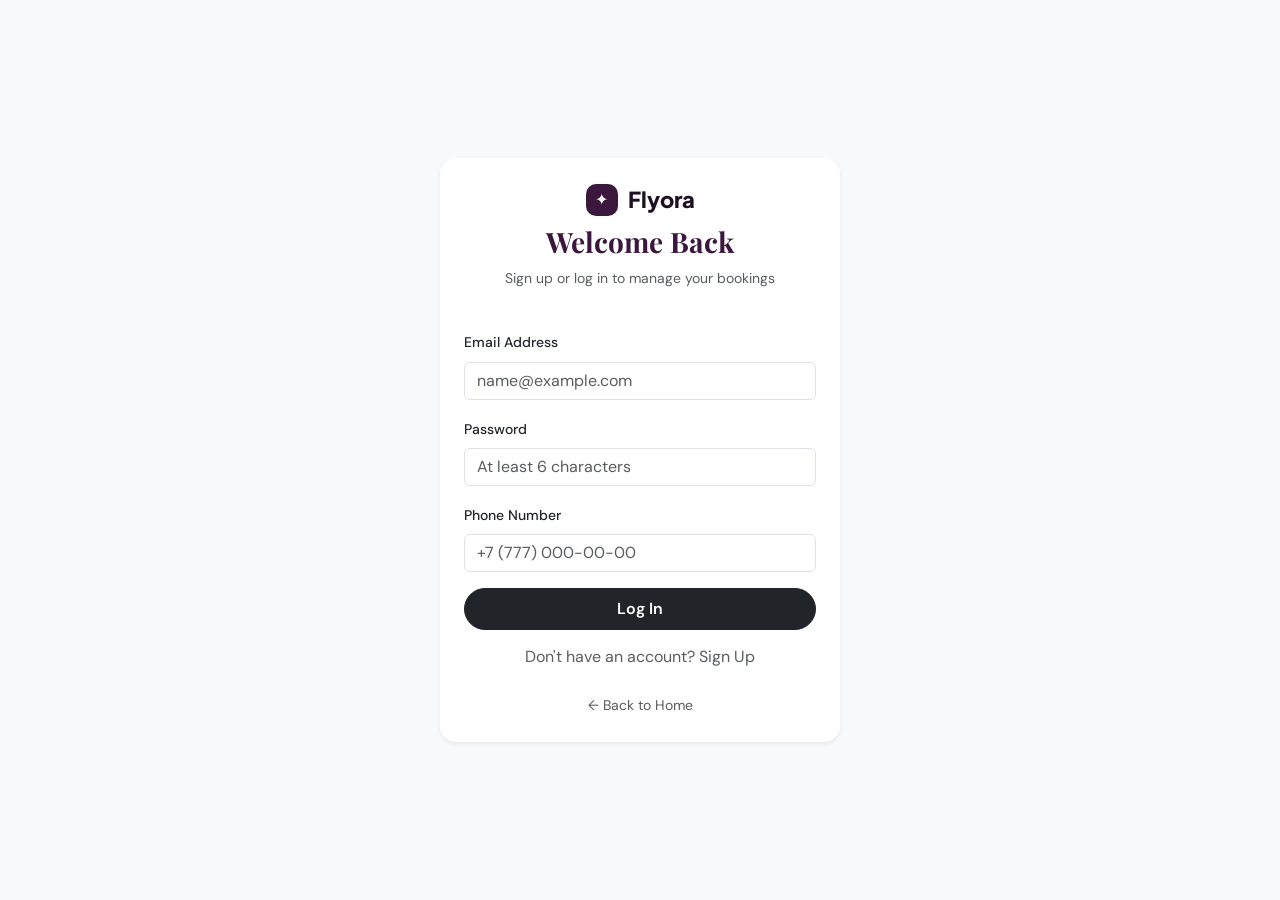
<file: flyora-4-main 3/login.html>
<!DOCTYPE html>
<html lang="en">
<head>
    <meta charset="UTF-8">
    <meta name="viewport" content="width=device-width, initial-scale=1.0">
    <title>Flyora - Login & Register</title>
    <link href="https://cdn.jsdelivr.net/npm/bootstrap@5.3.2/dist/css/bootstrap.min.css" rel="stylesheet">
    <link rel="stylesheet" href="css/style.css">
</head>
<body class="d-flex flex-column min-vh-100 justify-content-center align-items-center bg-light">

<div class="card p-4 shadow-sm border-0 rounded-4 w-100" style="max-width: 400px;">
    <div class="text-center mb-4">
        <a class="navbar-brand logo d-inline-flex align-items-center gap-2 mb-2" href="index.html">
            <span class="logo-icon">✦</span>
            <span class="logo-text fw-bold">Flyora</span>
        </a>
        <h3 class="fw-bold">Welcome Back</h3>
        <p class="text-muted small">Sign up or log in to manage your bookings</p>
    </div>

    <!-- Форма Sign Up / Login -->
    <form id="authForm" novalidate>
        <div class="mb-3" id="nameFieldContainer">
            <label class="form-label small fw-medium">Full Name</label>
            <input type="text" id="authName" class="form-control" placeholder="Enter your name">
            <div class="invalid-feedback text-danger small" id="nameError"></div>
        </div>
        <div class="mb-3">
            <label class="form-label small fw-medium">Email Address</label>
            <input type="email" id="authEmail" class="form-control" placeholder="name@example.com">
            <div class="invalid-feedback text-danger small" id="emailError"></div>
        </div>
        <div class="mb-3">
            <label class="form-label small fw-medium">Password</label>
            <input type="password" id="authPassword" class="form-control" placeholder="At least 6 characters">
            <div class="invalid-feedback text-danger small" id="passwordError"></div>
        </div>
        <div class="mb-3">
            <label class="form-label small fw-medium">Phone Number</label>
            <input type="text" id="authPhone" class="form-control" placeholder="+7 (777) 000-00-00">
            <div class="invalid-feedback text-danger small" id="phoneError"></div>
        </div>

        <button type="submit" id="authSubmitBtn" class="btn btn-dark w-100 py-2 rounded-pill fw-semibold mb-2">Log In</button>
        <button type="button" id="switchAuthMode" class="btn btn-link w-100 text-muted small text-decoration-none">Don't have an account? Sign Up</button>
    </form>

    <div class="text-center mt-3">
        <a href="index.html" class="text-muted small text-decoration-none">← Back to Home</a>
    </div>
</div>

<script src="https://code.jquery.com/jquery-3.7.1.min.js"></script>
<script src="js/script.js"></script>
</body>
</html>
</file>
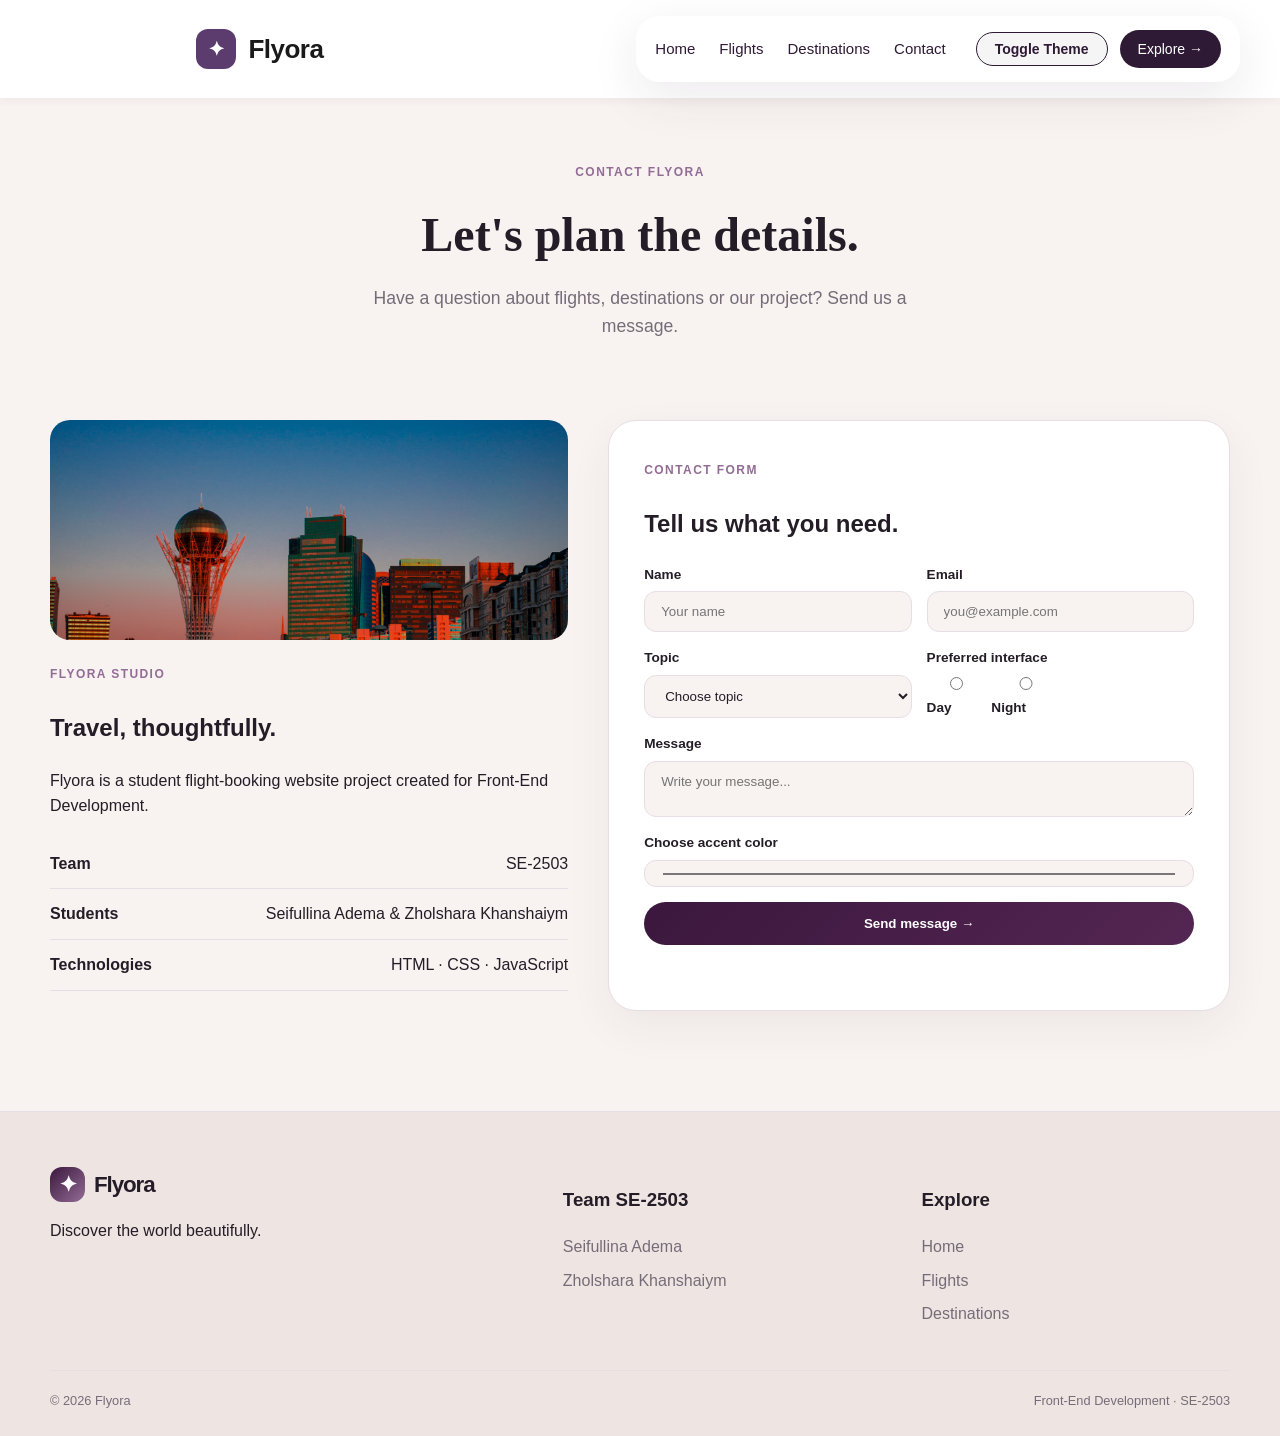
<file: flyora-main/contact.html>
<!DOCTYPE html>
<html lang="en">

<head>
    <meta charset="UTF-8">
    <meta name="viewport" content="width=device-width, initial-scale=1.0">
    <title>Flyora — Contact</title>
    <link rel="stylesheet" href="css/style.css">
</head>

<body>

<header class="header">
    <div class="logo">
        <a href="index.html">
            <span class="logo-icon">✦</span>
            <span class="logo-text">Flyora</span>
        </a>
    </div>

    <nav class="nav-container">
        <ul class="nav-links">
            <li><a href="index.html">Home</a></li>
            <li><a href="flights.html">Flights</a></li>
            <li><a href="destinations.html">Destinations</a></li>
            <li><a href="contact.html">Contact</a></li>
        </ul>

        <div class="nav-actions">
            <button id="theme-toggle" type="button">Toggle Theme</button>
            <a href="flights.html" class="btn-explore">Explore →</a>
        </div>
    </nav>
</header>

<main>

    <!-- PAGE HEADER -->
    <section class="inner-hero">
        <div class="container">
            <span class="section-label">CONTACT FLYORA</span>
            <h1>Let's plan the details.</h1>
            <p>Have a question about flights, destinations or our project? Send us a message.</p>
        </div>
    </section>

    <!-- CONTACT SECTION -->
    <section class="section">
        <div class="container contact-grid">

            <!-- INFORMATION -->
            <div class="contact-information">
                <img src="images/astana.jpg" alt="Astana city skyline" class="contact-image">

                <span class="section-label">FLYORA STUDIO</span>
                <h2>Travel, thoughtfully.</h2>
                <p>Flyora is a student flight-booking website project created for Front-End Development.</p>

                <ul class="contact-list">
                    <li>
                        <strong>Team</strong>
                        <span>SE-2503</span>
                    </li>
                    <li>
                        <strong>Students</strong>
                        <span>Seifullina Adema & Zholshara Khanshaiym</span>
                    </li>
                    <li>
                        <strong>Technologies</strong>
                        <span>HTML · CSS · JavaScript</span>
                    </li>
                </ul>
            </div>

            <!-- FORM -->
            <div class="form-card">
                <span class="section-label">CONTACT FORM</span>
                <h2>Tell us what you need.</h2>

                <form id="contactForm">
                    <div class="form-row">
                        <div class="form-group">
                            <label for="name">Name</label>
                            <input id="name" type="text" placeholder="Your name" required>
                        </div>

                        <div class="form-group">
                            <label for="email">Email</label>
                            <input id="email" type="email" placeholder="you@example.com" required>
                        </div>
                    </div>

                    <div class="form-row">
                        <div class="form-group">
                            <label for="topic">Topic</label>
                            <select id="topic" required>
                                <option value="">Choose topic</option>
                                <option>Flight question</option>
                                <option>Booking support</option>
                                <option>Destination question</option>
                                <option>Project feedback</option>
                            </select>
                        </div>

                        <div class="form-group">
                            <label>Preferred interface</label>
                            <div class="radio-group">
                                <label>
                                    <input type="radio" name="mode" value="day" required>
                                    Day
                                </label>
                                <label>
                                    <input type="radio" name="mode" value="night">
                                    Night
                                </label>
                            </div>
                        </div>
                    </div>

                    <div class="form-group">
                        <label for="message">Message</label>
                        <textarea id="message" placeholder="Write your message..." required></textarea>
                    </div>

                    <div class="form-group">
                        <label for="color">Choose accent color</label>
                        <input id="color" type="color" value="#542653" class="color-input">
                    </div>

                    <button type="submit" class="form-submit">
                        Send message <span>→</span>
                    </button>

                    <div id="formNotice" class="form-notice"></div>
                </form>
            </div>

        </div>
    </section>

</main>

<footer class="footer">
    <div class="container footer-grid">
        <div>
            <a href="index.html" class="logo">
                <span class="logo-symbol">✦</span>
                Flyora
            </a>
            <p>Discover the world beautifully.</p>
        </div>

        <div>
            <h3>Team SE-2503</h3>
            <ul>
                <li>Seifullina Adema</li>
                <li>Zholshara Khanshaiym</li>
            </ul>
        </div>

        <div>
            <h3>Explore</h3>
            <ul>
                <li><a href="index.html">Home</a></li>
                <li><a href="flights.html">Flights</a></li>
                <li><a href="destinations.html">Destinations</a></li>
            </ul>
        </div>
    </div>

    <div class="container footer-bottom">
        <span>© 2026 Flyora</span>
        <span>Front-End Development · SE-2503</span>
    </div>
</footer>

<script src="js/script.js"></script>
</body>
</html>
</file>
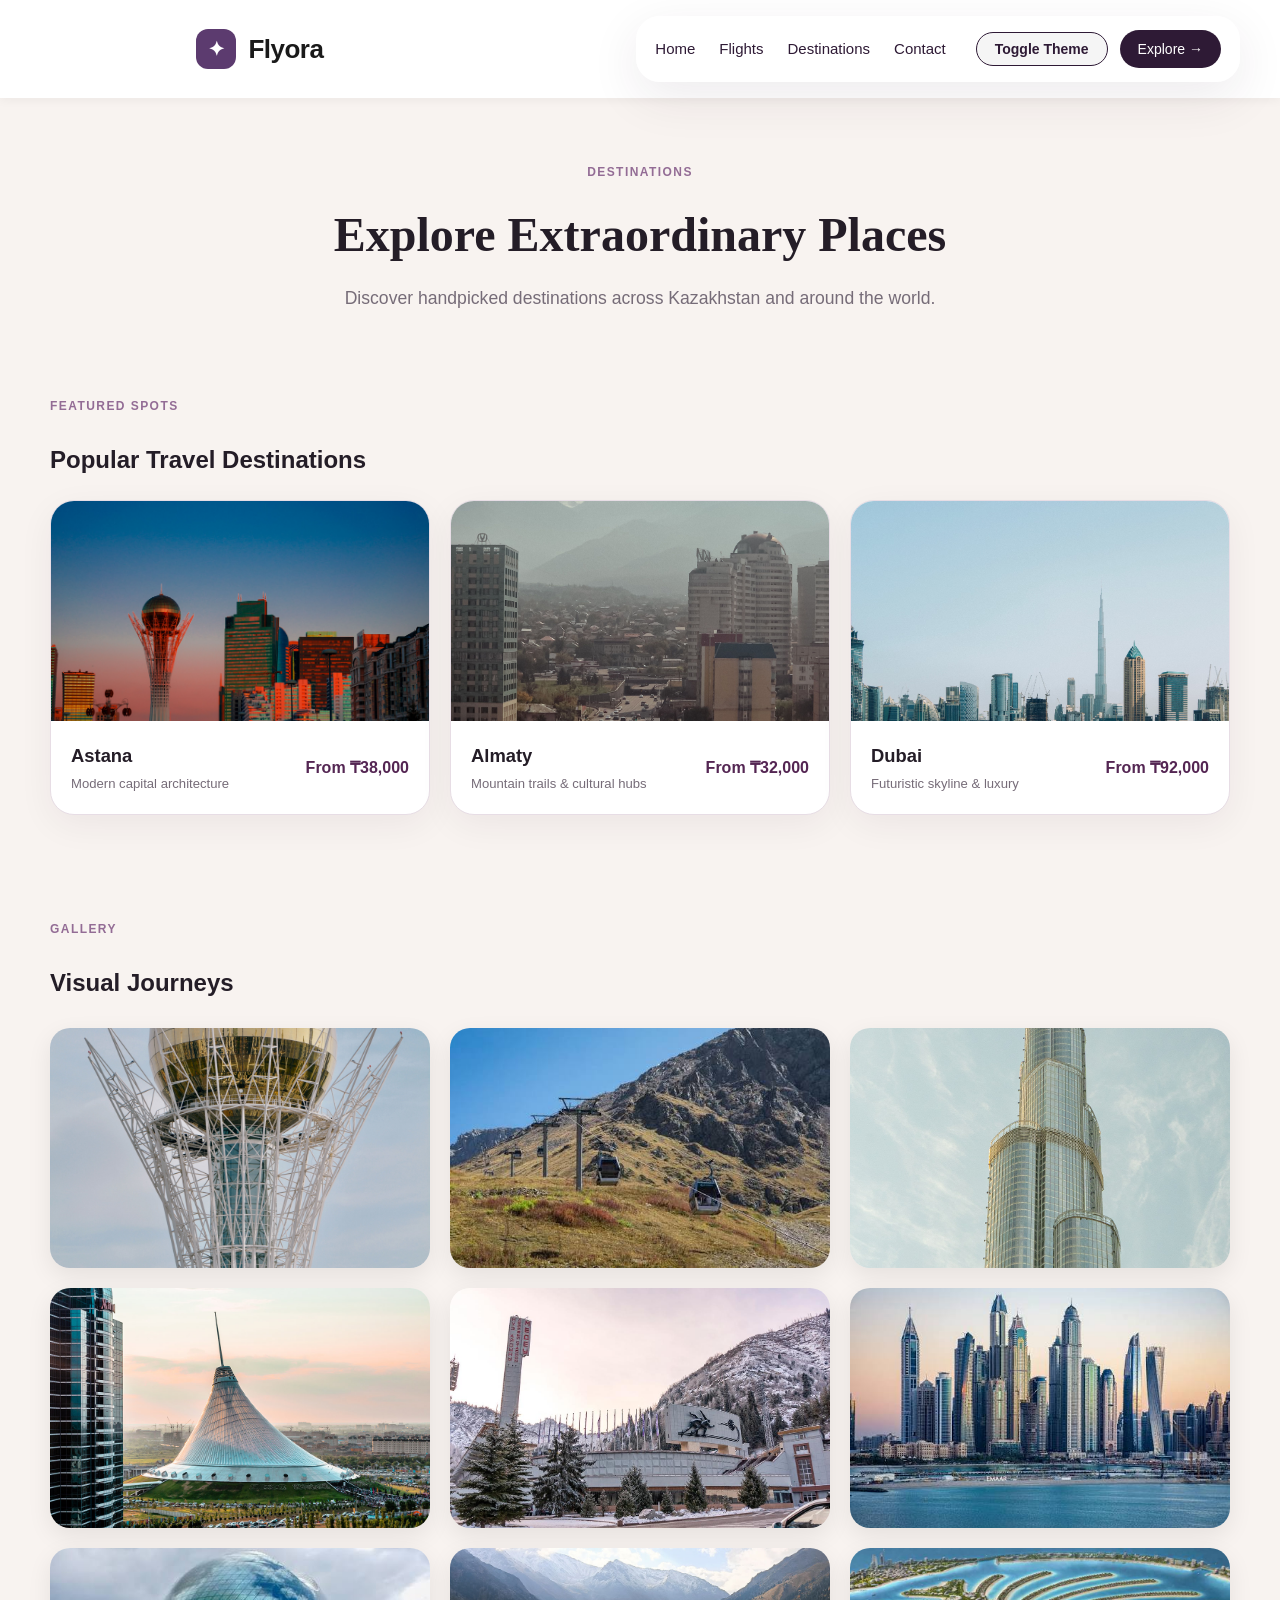
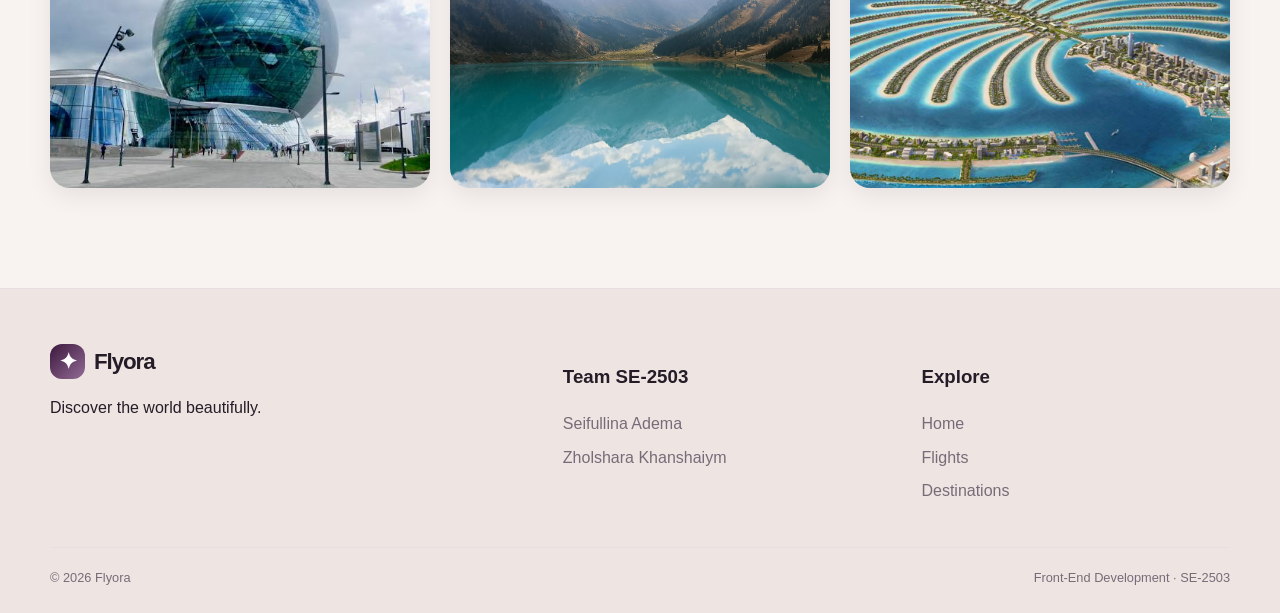
<file: flyora-main/destinations.html>
<!DOCTYPE html>
<html lang="en">

<head>
    <meta charset="UTF-8">
    <meta name="viewport" content="width=device-width, initial-scale=1.0">
    <title>Flyora — Destinations</title>
    <link rel="stylesheet" href="css/style.css">
</head>

<body>
<header class="header">
    <div class="logo">
        <a href="index.html">
            <span class="logo-icon">✦</span>
            <span class="logo-text">Flyora</span>
        </a>
    </div>

    <nav class="nav-container">
        <ul class="nav-links">
            <li><a href="index.html">Home</a></li>
            <li><a href="flights.html">Flights</a></li>
            <li><a href="destinations.html">Destinations</a></li>
            <li><a href="contact.html">Contact</a></li>
        </ul>

        <div class="nav-actions">
            <button id="theme-toggle" type="button">Toggle Theme</button>
            <a href="flights.html" class="btn-explore">Explore →</a>
        </div>
    </nav>
</header>

<main>


    <section class="inner-hero">
        <div class="container">
            <span class="section-label">DESTINATIONS</span>
            <h1>Explore Extraordinary Places</h1>
            <p>Discover handpicked destinations across Kazakhstan and around the world.</p>
        </div>
    </section>


    <section class="section">
        <div class="container">
            <span class="section-label">FEATURED SPOTS</span>
            <h2>Popular Travel Destinations</h2>

            <div class="destination-grid">

                <article class="destination-card">
                    <div class="destination-image">
                        <img src="images/astana.jpg" alt="Astana">
                    </div>
                    <div class="destination-info">
                        <div>
                            <h3>Astana</h3>
                            <p>Modern capital architecture</p>
                        </div>
                        <strong>From ₸38,000</strong>
                    </div>
                </article>

                <article class="destination-card">
                    <div class="destination-image">
                        <img src="images/almaty.jpg" alt="Almaty">
                    </div>
                    <div class="destination-info">
                        <div>
                            <h3>Almaty</h3>
                            <p>Mountain trails & cultural hubs</p>
                        </div>
                        <strong>From ₸32,000</strong>
                    </div>
                </article>

                <article class="destination-card">
                    <div class="destination-image">
                        <img src="images/dubai.jpg" alt="Dubai">
                    </div>
                    <div class="destination-info">
                        <div>
                            <h3>Dubai</h3>
                            <p>Futuristic skyline & luxury</p>
                        </div>
                        <strong>From ₸92,000</strong>
                    </div>
                </article>

            </div>
        </div>
    </section>


    <section class="section">
        <div class="container">
            <span class="section-label">GALLERY</span>
            <h2>Visual Journeys</h2>

            <div class="gallery-grid">

                <div class="gallery-item">
                    <img src="images/baiterek.jpg" alt="Baiterek Tower">
                    <div class="gallery-overlay">
                        <h3>Baiterek Tower</h3>
                        <p>Astana, Kazakhstan</p>
                    </div>
                </div>

                <div class="gallery-item">
                    <img src="images/shymbulak.jpg" alt="Shymbulak Resort">
                    <div class="gallery-overlay">
                        <h3>Shymbulak</h3>
                        <p>Almaty, Kazakhstan</p>
                    </div>
                </div>

                <div class="gallery-item">
                    <img src="images/burjkhalifa.jpg" alt="Burj Khalifa">
                    <div class="gallery-overlay">
                        <h3>Burj Khalifa</h3>
                        <p>Dubai, UAE</p>
                    </div>
                </div>

                <div class="gallery-item">
                    <img src="images/khanshatyr.jpg" alt="Khan Shatyr">
                    <div class="gallery-overlay">
                        <h3>Khan Shatyr</h3>
                        <p>Astana, Kazakhstan</p>
                    </div>
                </div>

                <div class="gallery-item">
                    <img src="images/medeu.jpg" alt="Medeu">
                    <div class="gallery-overlay">
                        <h3>Medeu Ice Rink</h3>
                        <p>Almaty, Kazakhstan</p>
                    </div>
                </div>

                <div class="gallery-item">
                    <img src="images/dubaimarina.jpg" alt="Dubai Marina">
                    <div class="gallery-overlay">
                        <h3>Dubai Marina</h3>
                        <p>Dubai, UAE</p>
                    </div>
                </div>

                <div class="gallery-item">
                    <img src="images/nuralem.jpg" alt="Nur Alem Expo">
                    <div class="gallery-overlay">
                        <h3>Nur Alem</h3>
                        <p>Astana, Kazakhstan</p>
                    </div>
                </div>

                <div class="gallery-item">
                    <img src="images/bao.jpg" alt="Big Almaty Lake">
                    <div class="gallery-overlay">
                        <h3>Big Almaty Lake</h3>
                        <p>Almaty, Kazakhstan</p>
                    </div>
                </div>

                <div class="gallery-item">
                    <img src="images/palm.jpg" alt="Palm Jumeirah">
                    <div class="gallery-overlay">
                        <h3>Palm Jumeirah</h3>
                        <p>Dubai, UAE</p>
                    </div>
                </div>

            </div>
        </div>
    </section>

</main>

<footer class="footer">
    <div class="container footer-grid">
        <div>
            <a href="index.html" class="logo">
                <span class="logo-symbol">✦</span>
                Flyora
            </a>
            <p>Discover the world beautifully.</p>
        </div>

        <div>
            <h3>Team SE-2503</h3>
            <ul>
                <li>Seifullina Adema</li>
                <li>Zholshara Khanshaiym</li>
            </ul>
        </div>

        <div>
            <h3>Explore</h3>
            <ul>
                <li><a href="index.html">Home</a></li>
                <li><a href="flights.html">Flights</a></li>
                <li><a href="destinations.html">Destinations</a></li>
            </ul>
        </div>
    </div>

    <div class="container footer-bottom">
        <span>© 2026 Flyora</span>
        <span>Front-End Development · SE-2503</span>
    </div>
</footer>

<script src="js/script.js"></script>
</body>
</html>
</file>
<file: css/style.css>
@import url('https://fonts.googleapis.com/css2?family=DM+Sans:wght@400;500;600;700&family=Playfair+Display:wght@500;600;700&family=Plus+Jakarta+Sans:wght@600;700;800&display=swap');
html {
    scroll-behavior: smooth;
}

body {
    margin: 0;
    font-family: "DM Sans", -apple-system, BlinkMacSystemFont, sans-serif;
    background: #faf7f5;
    color: #221a24;
    line-height: 1.6;
    transition: background .35s ease, color .35s ease;
}

h1, h2, h3, h4, h5, h6 {
    font-family: 'Playfair Display', Georgia, serif;
    color: #3b173d;
}


body.dark-theme {
    background-color: #120b13 !important;
    color: #f8f3f9 !important;
}

body.dark-theme h1,
body.dark-theme h2,
body.dark-theme h3,
body.dark-theme h4,
body.dark-theme h5,
body.dark-theme h6,
body.dark-theme p,
body.dark-theme span:not(.navbar-toggler-icon),
body.dark-theme label,
body.dark-theme small,
body.dark-theme strong,
body.dark-theme a:not(.btn) {
    color: #f0e6f2 !important;
}

body.dark-theme .text-muted {
    color: #cbb8cf !important;
}

body.dark-theme .card,
body.dark-theme .search-card,
body.dark-theme .flight-search-box,
body.dark-theme #stats-section,
body.dark-theme .modal-content {
    background-color: #1e1321 !important;
    color: #f8f3f9 !important;
    border: 1px solid #3d2942 !important;
}

body.dark-theme .btn:not(#theme-toggle):not(.btn-explore),
body.dark-theme button:not(#theme-toggle):not(.btn-explore),
body.dark-theme .btn-outline-dark,
body.dark-theme .btn-outline-secondary {
    color: #f0e6f2 !important;
    border-color: #4a2d52 !important;
    background-color: transparent !important;
}

body.dark-theme #theme-toggle {
    background-color: #2a1b2e !important;
    color: #f0e6f2 !important;
    border-color: #4a2d52 !important;
}


#explore-btn, .btn-explore, .navbar .btn-explore {
    background: linear-gradient(135deg, #3b173d, #d8b47c) !important;
    border: none !important;
    color: #ffffff !important;
    border-radius: 50rem !important;
    padding: 0.5rem 1.4rem !important;
    font-size: 0.95rem !important;
    font-weight: 600 !important;
    display: inline-flex !important;
    align-items: center !important;
    justify-content: center !important;
    text-decoration: none !important;
    box-shadow: none !important;
}

.btn-explore:hover {
    opacity: 0.9 !important;
    color: #ffffff !important;
}

body.dark-theme .btn-dark,
body.dark-theme .btn-primary:not(.btn-explore) {
    background-color: #3b173d !important;
    color: #ffffff !important;
    border-color: #4a2d52 !important;
}

body.dark-theme .btn:hover:not(#theme-toggle) {
    background-color: #522455 !important;
    color: #ffffff !important;
}

body.dark-theme .form-control,
body.dark-theme .form-select,
body.dark-theme input,
body.dark-theme textarea {
    background-color: #2a1b2e !important;
    color: #ffffff !important;
    border: 1px solid #4a2d52 !important;
}

body.dark-theme .form-control::placeholder {
    color: #cbb8cf !important;
}

.rating-star {
    color: #ccc;
    transition: color 0.2s ease, transform 0.2s ease;
    display: inline-block;
    padding: 0 4px;
}

.rating-star:hover {
    transform: scale(1.2);
}

.logo a,
.navbar-brand {
    display: inline-flex !important;
    align-items: center !important;
    gap: 10px !important;
    text-decoration: none !important;
}

.logo-icon {
    width: 32px !important;
    height: 32px !important;
    background-color: #3b173d !important;
    color: #ffffff !important;
    border-radius: 10px !important;
    display: flex !important;
    align-items: center !important;
    justify-content: center !important;
}

.logo-text {
    font-family: 'Plus Jakarta Sans', sans-serif !important;
    font-size: 22px !important;
    font-weight: 800 !important;
    color: #1e1122 !important;
}

body.dark-theme .logo-text {
    color: #f8f3f9 !important;
}

.navbar-nav .nav-link {
    font-weight: 500;
    font-size: 14px;
    color: #221a24;
}

.navbar-nav .nav-link.active {
    font-weight: 700 !important;
    color: #3b173d !important;
    border-bottom: 2px solid #3b173d;
}

body.dark-theme .navbar-nav .nav-link {
    color: #e2d5e5 !important;
}

body.dark-theme .navbar-nav .nav-link.active {
    color: #ffffff !important;
    border-bottom-color: #ffffff !important;
}

footer.custom-footer {
    background-color: #1a0f1c;
    color: #ffffff;
}

body.dark-theme footer.custom-footer {
    background-color: #0d070e;
}

.spinner-border {
    display: inline-block;
    width: 1rem;
    height: 1rem;
    vertical-align: -0.125em;
    border: 0.2em solid currentColor;
    border-right-color: transparent;
    border-radius: 50%;
    animation: spinner-border .75s linear infinite;
}

@keyframes spinner-border {
    to { transform: rotate(360deg); }
}

.accordion-content {
    max-height: 0;
    opacity: 0;
    overflow: hidden;
    transition: max-height 0.4s ease-in-out, opacity 0.3s ease-in-out, padding 0.3s ease-in-out;
}

.accordion-content.open {
    max-height: 300px;
    opacity: 1;
}

main, main.py-5, .container.py-5 {
    padding-top: 1.5rem !important;
    padding-bottom: 2rem !important;
    margin-top: 0 !important;
}

.toast {
    background-color: #ffffff !important;
    color: #221a24 !important;
    border: 1px solid #e0d0e2 !important;
}

.toast .btn-close {
    filter: none;
}

body.dark-theme .toast {
    background-color: #f8f3f9 !important;
    color: #120b13 !important;
    border: 1px solid #3d2942 !important;
}

body.dark-theme .toast .btn-close {
    filter: brightness(0) saturate(100%);
}

mark.search-highlight {
    background-color: #ffc107 !important;
    color: #000 !important;
    padding: 0.1rem 0.3rem;
    border-radius: 0.25rem;
}
</file>
<file: flyora-4-main 3/css/style.css>
@import url('https://fonts.googleapis.com/css2?family=DM+Sans:wght@400;500;600;700&family=Playfair+Display:wght@500;600;700&family=Plus+Jakarta+Sans:wght@600;700;800&display=swap');

html {
    scroll-behavior: smooth;
}

body {
    margin: 0;
    font-family: "DM Sans", -apple-system, BlinkMacSystemFont, sans-serif;
    background: #faf7f5;
    color: #221a24;
    line-height: 1.6;
    transition: background .35s ease, color .35s ease;
}

h1, h2, h3, h4, h5, h6 {
    font-family: 'Playfair Display', Georgia, serif;
    color: #3b173d;
}

/* --- ТЕМНАЯ ТЕМА --- */
body.dark-theme {
    background-color: #120b13 !important;
    color: #f8f3f9 !important;
}

body.dark-theme h1,
body.dark-theme h2,
body.dark-theme h3,
body.dark-theme h4,
body.dark-theme h5,
body.dark-theme h6,
body.dark-theme p,
body.dark-theme span:not(.navbar-toggler-icon),
body.dark-theme label,
body.dark-theme small,
body.dark-theme strong,
body.dark-theme a:not(.btn) {
    color: #f0e6f2 !important;
}

body.dark-theme .text-muted {
    color: #cbb8cf !important;
}

body.dark-theme .card,
body.dark-theme .search-card,
body.dark-theme .flight-search-box,
body.dark-theme #stats-section,
body.dark-theme .modal-content {
    background-color: #1e1321 !important;
    color: #f8f3f9 !important;
    border: 1px solid #3d2942 !important;
}

body.dark-theme .btn:not(#theme-toggle):not(.btn-explore),
body.dark-theme button:not(#theme-toggle):not(.btn-explore),
body.dark-theme .btn-outline-dark,
body.dark-theme .btn-outline-secondary {
    color: #f0e6f2 !important;
    border-color: #4a2d52 !important;
    background-color: transparent !important;
}

body.dark-theme #theme-toggle {
    background-color: #2a1b2e !important;
    color: #f0e6f2 !important;
    border-color: #4a2d52 !important;
}

/* Кнопка Explore */
#explore-btn, .btn-explore, .navbar .btn-explore {
    background: linear-gradient(135deg, #3b173d, #d8b47c) !important;
    border: none !important;
    color: #ffffff !important;
    border-radius: 50rem !important;
    padding: 0.5rem 1.4rem !important;
    font-size: 0.95rem !important;
    font-weight: 600 !important;
    display: inline-flex !important;
    align-items: center !important;
    justify-content: center !important;
    text-decoration: none !important;
    box-shadow: none !important;
}

.btn-explore:hover {
    opacity: 0.9 !important;
    color: #ffffff !important;
}

body.dark-theme .btn-dark,
body.dark-theme .btn-primary:not(.btn-explore) {
    background-color: #3b173d !important;
    color: #ffffff !important;
    border-color: #4a2d52 !important;
}

body.dark-theme .btn:hover:not(#theme-toggle) {
    background-color: #522455 !important;
    color: #ffffff !important;
}

body.dark-theme .form-control,
body.dark-theme .form-select,
body.dark-theme input,
body.dark-theme textarea {
    background-color: #2a1b2e !important;
    color: #ffffff !important;
    border: 1px solid #4a2d52 !important;
}

body.dark-theme .form-control::placeholder {
    color: #cbb8cf !important;
}

.rating-star {
    color: #ccc;
    transition: color 0.2s ease, transform 0.2s ease;
    display: inline-block;
    padding: 0 4px;
}

.rating-star:hover {
    transform: scale(1.2);
}

.logo a,
.navbar-brand {
    display: inline-flex !important;
    align-items: center !important;
    gap: 10px !important;
    text-decoration: none !important;
}

.logo-icon {
    width: 32px !important;
    height: 32px !important;
    background-color: #3b173d !important;
    color: #ffffff !important;
    border-radius: 10px !important;
    display: flex !important;
    align-items: center !important;
    justify-content: center !important;
}

.logo-text {
    font-family: 'Plus Jakarta Sans', sans-serif !important;
    font-size: 22px !important;
    font-weight: 800 !important;
    color: #1e1122 !important;
}

body.dark-theme .logo-text {
    color: #f8f3f9 !important;
}

.navbar-nav .nav-link {
    font-weight: 500;
    font-size: 14px;
    color: #221a24;
}

.navbar-nav .nav-link.active {
    font-weight: 700 !important;
    color: #3b173d !important;
    border-bottom: 2px solid #3b173d;
}

body.dark-theme .navbar-nav .nav-link {
    color: #e2d5e5 !important;
}

body.dark-theme .navbar-nav .nav-link.active {
    color: #ffffff !important;
    border-bottom-color: #ffffff !important;
}

footer.custom-footer {
    background-color: #1a0f1c;
    color: #ffffff;
}

body.dark-theme footer.custom-footer {
    background-color: #0d070e;
}

.spinner-border {
    display: inline-block;
    width: 1rem;
    height: 1rem;
    vertical-align: -0.125em;
    border: 0.2em solid currentColor;
    border-right-color: transparent;
    border-radius: 50%;
    animation: spinner-border .75s linear infinite;
}

@keyframes spinner-border {
    to { transform: rotate(360deg); }
}

.accordion-content {
    max-height: 0;
    opacity: 0;
    overflow: hidden;
    transition: max-height 0.4s ease-in-out, opacity 0.3s ease-in-out, padding 0.3s ease-in-out;
}

.accordion-content.open {
    max-height: 300px;
    opacity: 1;
}

main, main.py-5, .container.py-5 {
    padding-top: 1.5rem !important;
    padding-bottom: 2rem !important;
    margin-top: 0 !important;
}
/* --- Стили для Toast-уведомлений по умолчанию (Светлая тема) --- */
.toast {
    background-color: #ffffff !important; /* Белый фон для светлой темы */
    color: #221a24 !important;           /* Темный читаемый текст */
    border: 1px solid #e0d0e2 !important;
}

.toast .btn-close {
    filter: none; /* Обычный крестик для светлой темы */
}

/* --- Контрастные Toast-уведомления для ТЕМНОЙ темы --- */
body.dark-theme .toast {
    background-color: #f8f3f9 !important; /* Светлый фон в темной теме */
    color: #120b13 !important;           /* Темный текст для контраста */
    border: 1px solid #3d2942 !important;
}

body.dark-theme .toast .btn-close {
    filter: brightness(0) saturate(100%); /* Темный крестик в темной теме */
}

mark.search-highlight {
    background-color: #ffc107 !important;
    color: #000 !important;
    padding: 0.1rem 0.3rem;
    border-radius: 0.25rem;
}
</file>
<file: flyora-main/css/style.css>
/* Google Fonts шрифтін қосу */
@import url('https://fonts.googleapis.com/css2?family=Plus+Jakarta+Sans:wght@600;700;800&display=swap');

/* Логотип стилін макетке сай жаңарту */
.logo a {
    display: inline-flex !important;
    align-items: center !important;
    gap: 10px !important;
    text-decoration: none !important;
    font-family: 'Plus Jakarta Sans', -apple-system, sans-serif !important;
}

/* Күлгін дөңгелек иконка */
.logo-icon {
    width: 32px !important;
    height: 32px !important;
    background-color: #3b1d42 !important;
    color: #ffffff !important;
    border-radius: 50% !important;
    display: flex !important;
    align-items: center !important;
    justify-content: center !important;
    font-size: 14px !important;
    flex-shrink: 0 !important;
}

/* Flyora жазуының шрифті мен түсі */
.logo-text {
    font-family: 'Plus Jakarta Sans', sans-serif !important;
    font-size: 21px !important;
    font-weight: 800 !important; /* Қалың әрі анық шрифт */
    letter-spacing: -0.4px !important; /* Әріптер арасындағы тығыздық */
    color: #a855f7 !important; /* Сияқөк-күлгін түс */
}

/* Dark Mode үшін адаптация */
body.dark-theme .logo-icon {
    background-color: #4c2856 !important;
}

body.dark-theme .logo-text {
    color: #c084fc !important;
}@import url('https://fonts.googleapis.com/css2?family=DM+Sans:wght@400;500;600;700&family=Playfair+Display:wght@500;600;700&display=swap');

:root {
    --cream: #f8f3f0;
    --cream-dark: #eee5e3;
    --white: #ffffff;
    --plum: #542653;
    --plum-dark: #3b173d;
    --plum-light: #936c95;
    --lavender: #d9c5dc;
    --gold: #d8b47c;
    --gold-light: #f2e6d3;
    --text: #241d27;
    --muted: #766c78;
    --border: #e7dde5;
    --shadow: 0 25px 70px rgba(68,35,72,.13);
}

[data-theme="dark"] {
    --cream: #171217;
    --cream-dark: #211a22;
    --white: #281f29;
    --plum: #dfc0df;
    --plum-dark: #f0d3ef;
    --plum-light: #c99dca;
    --lavender: #49364c;
    --gold: #e2c18b;
    --gold-light: #3a2f26;
    --text: #f8f2f7;
    --muted: #b8adb8;
    --border: #3d323f;
    --shadow: 0 25px 70px rgba(0,0,0,.38);
}

/* RESET */
* {
    box-sizing: border-box;
}

html {
    scroll-behavior: smooth;
}

body {
    margin: 0;
    font-family: "DM Sans", Arial, sans-serif;
    background: var(--cream);
    color: var(--text);
    line-height: 1.6;
    transition: background .35s ease, color .35s ease;
}

img {
    display: block;
    max-width: 100%;
}

a {
    color: inherit;
    text-decoration: none;
}

button, input, select, textarea {
    font-family: inherit;
}

.container {
    width: min(1180px, calc(100% - 40px));
    margin: 0 auto;
}

/* =========================================================
   HEADER & NAVIGATION
   ========================================================= */
.header {
    position: sticky;
    top: 0;
    z-index: 100;
    padding: 15px 0;
    background: var(--cream);
}

.nav-container {
    height: 66px;
    padding: 0 18px;
    display: flex;
    align-items: center;
    justify-content: space-between;
    border: 1px solid rgba(255,255,255,.7);
    border-radius: 24px;
    background: rgba(255,255,255,.75);
    backdrop-filter: blur(22px);
    box-shadow: 0 15px 50px rgba(50,30,50,.09);
}

[data-theme="dark"] .nav-container {
    background: rgba(39,29,41,.82);
    border-color: rgba(255,255,255,.08);
}

.logo {
    display: flex;
    align-items: center;
    gap: 9px;
    font-size: 1.4rem;
    font-weight: 700;
    letter-spacing: -.05em;
}

.logo-symbol {
    width: 35px;
    height: 35px;
    display: grid;
    place-items: center;
    border-radius: 12px;
    background: linear-gradient(135deg, var(--plum-dark), var(--plum-light));
    color: white;
}

.navigation {
    display: flex;
    align-items: center;
    gap: 4px;
}

.navigation a {
    padding: 8px 15px;
    border-radius: 999px;
    color: var(--text);
    font-size: .9rem;
    font-weight: 600;
    transition: .25s ease;
}

.navigation a:hover,
.navigation a.active {
    background: rgba(216,180,124,.2);
    color: var(--plum);
}

.nav-actions {
    display: flex;
    align-items: center;
    gap: 9px;
}

.theme-button {
    width: 42px;
    height: 42px;
    border: 1px solid rgba(100,70,100,.15);
    border-radius: 50%;
    background: rgba(255,255,255,.65);
    color: var(--text);
    cursor: pointer;
    transition: .25s;
}

.theme-button:hover {
    transform: rotate(15deg);
}

.explore-button {
    display: flex;
    align-items: center;
    gap: 9px;
    padding: 11px 19px;
    border-radius: 999px;
    color: white;
    background: linear-gradient(135deg, var(--plum-dark), var(--plum));
    font-size: .88rem;
    font-weight: 700;
    box-shadow: 0 8px 20px rgba(84,38,83,.2);
    transition: .25s;
}

.explore-button:hover {
    transform: translateY(-2px);
}

/* =========================================================
   HERO & SECTION LABELS
   ========================================================= */
.inner-hero {
    padding: 60px 0 30px;
    text-align: center;
}

.inner-hero h1 {
    font-family: "Playfair Display", Georgia, serif;
    font-size: 3rem;
    margin: 10px 0;
}

.inner-hero p {
    color: var(--muted);
    font-size: 1.1rem;
    max-width: 600px;
    margin: 0 auto;
}

.section-label {
    display: inline-block;
    font-size: 0.75rem;
    font-weight: 700;
    letter-spacing: 0.12em;
    color: var(--plum-light);
    text-transform: uppercase;
    margin-bottom: 5px;
}

/* =========================================================
   ORIGINAL HORIZONTAL FLIGHT SEARCH BAR (EXACT AS SCREENSHOT)
   ========================================================= */
.search-section {
    padding: 20px 0 40px;
}

.search-card {
    background: var(--white);
    border-radius: 35px;
    padding: 28px 35px;
    box-shadow: 0 20px 50px rgba(60, 30, 60, 0.08);
    border: 1px solid var(--border);
}

.search-title {
    display: flex;
    align-items: center;
    gap: 12px;
    margin-bottom: 18px;
}

.title-line {
    width: 30px;
    height: 2px;
    background: var(--lavender);
}

.title-text {
    font-size: 0.75rem;
    font-weight: 700;
    letter-spacing: 0.12em;
    color: var(--text);
    text-transform: uppercase;
}

.search-form {
    display: flex;
    align-items: center;
    gap: 12px;
    flex-wrap: wrap;
}

.input-box {
    flex: 1;
    min-width: 150px;
    background: var(--cream);
    padding: 10px 16px;
    border-radius: 18px;
    display: flex;
    flex-direction: column;
}

.input-box label {
    font-size: 0.75rem;
    font-weight: 600;
    color: var(--muted);
    margin-bottom: 2px;
}

.input-field {
    display: flex;
    align-items: center;
    gap: 8px;
}

.input-field .icon {
    font-size: 0.9rem;
    color: var(--plum);
    transform: rotate(45deg);
    display: inline-block;
}

.input-field select,
.input-field input {
    width: 100%;
    border: none;
    background: transparent;
    color: var(--text);
    font-size: 0.95rem;
    font-weight: 700;
    outline: none;
    cursor: pointer;
    font-family: inherit;
    padding: 0;
}

.search-btn {
    background: var(--plum-dark);
    color: #ffffff;
    border: none;
    padding: 16px 26px;
    border-radius: 20px;
    font-weight: 700;
    font-size: 0.95rem;
    cursor: pointer;
    display: flex;
    align-items: center;
    gap: 8px;
    white-space: nowrap;
    transition: all 0.25s ease;
    align-self: stretch;
}

.search-btn:hover {
    background: var(--plum);
    transform: translateY(-2px);
    box-shadow: 0 8px 20px rgba(59, 23, 61, 0.3);
}

/* =========================================================
   TASK 2. CARDS / DESTINATIONS (FLEXBOX)
   ========================================================= */
.section {
    padding: 50px 0;
}

.destination-grid {
    display: flex;
    gap: 20px;
    flex-wrap: wrap;
    margin-top: 20px;
}

.destination-card {
    flex: 1;
    min-width: 280px;
    overflow: hidden;
    border: 1px solid var(--border);
    border-radius: 24px;
    background: var(--white);
    box-shadow: 0 10px 35px rgba(50,25,50,.06);
    transition: .35s ease;
    display: flex;
    flex-direction: column;
}

.destination-card:hover {
    transform: translateY(-8px);
    box-shadow: var(--shadow);
}

.destination-image {
    height: 220px;
    position: relative;
    overflow: hidden;
}

.destination-image img {
    width: 100%;
    height: 100%;
    object-fit: cover;
    transition: transform .6s ease;
}

.destination-card:hover .destination-image img {
    transform: scale(1.07);
}

.destination-info {
    padding: 20px;
    display: flex;
    align-items: center;
    justify-content: space-between;
    margin-top: auto;
}

.destination-info h3 {
    margin: 0;
    font-size: 1.15rem;
}

.destination-info p {
    margin: 3px 0 0;
    color: var(--muted);
    font-size: .82rem;
}

.destination-info strong {
    color: var(--plum);
}

/* =========================================================
   TASK 4. GALLERY GRID (3x3)
   ========================================================= */
.gallery-grid {
    display: grid;
    grid-template-columns: repeat(3, 1fr);
    gap: 20px;
    margin-top: 25px;
}

.gallery-item {
    position: relative;
    height: 240px;
    border-radius: 20px;
    overflow: hidden;
    box-shadow: 0 8px 25px rgba(0,0,0,0.08);
}

.gallery-item img {
    width: 100%;
    height: 100%;
    object-fit: cover;
    transition: transform 0.5s ease;
}

.gallery-overlay {
    position: absolute;
    inset: 0;
    background: rgba(59, 23, 61, 0.75);
    backdrop-filter: blur(4px);
    color: white;
    display: flex;
    flex-direction: column;
    justify-content: center;
    align-items: center;
    opacity: 0;
    transition: opacity 0.35s ease;
    text-align: center;
    padding: 15px;
}

.gallery-overlay h3 {
    font-family: "Playfair Display", Georgia, serif;
    font-size: 1.4rem;
    margin: 0 0 5px 0;
}

.gallery-overlay p {
    font-size: 0.85rem;
    color: var(--gold-light);
    margin: 0;
}

.gallery-item:hover .gallery-overlay {
    opacity: 1;
}

.gallery-item:hover img {
    transform: scale(1.08);
}

/* =========================================================
   TASK 3. PAGE LAYOUT WITH GRID AREAS (FLIGHTS PAGE)
   ========================================================= */
.grid-page-layout {
    display: grid;
    grid-template-columns: 280px 1fr;
    grid-template-rows: auto 1fr auto;
    grid-template-areas:
        "header header"
        "sidebar main"
        "footer footer";
    min-height: 100vh;
}

.grid-header-area { grid-area: header; }
.grid-sidebar-area {
    grid-area: sidebar;
    background: var(--cream-dark);
    padding: 30px 20px;
    border-right: 1px solid var(--border);
}
.grid-main-area {
    grid-area: main;
    padding: 40px 30px;
}
.grid-footer-area { grid-area: footer; }

.sidebar-box {
    margin-bottom: 25px;
}

.sidebar-box h3 {
    font-size: 1.1rem;
    margin-bottom: 12px;
}

.sidebar-box label {
    display: flex;
    align-items: center;
    gap: 8px;
    margin-bottom: 10px;
    font-size: .9rem;
    color: var(--muted);
    cursor: pointer;
}

.flight-list {
    display: flex;
    flex-direction: column;
    gap: 15px;
    margin-top: 20px;
}

.flight-card-item {
    display: flex;
    justify-content: space-between;
    align-items: center;
    padding: 20px;
    border: 1px solid var(--border);
    border-radius: 20px;
    background: var(--white);
    box-shadow: 0 8px 30px rgba(40,20,40,.06);
}

/* =========================================================
   CONTACT FORM STYLES
   ========================================================= */
.contact-grid {
    display: grid;
    grid-template-columns: 1fr 1.2fr;
    gap: 40px;
}

.contact-image {
    width: 100%;
    height: 220px;
    object-fit: cover;
    border-radius: 20px;
    margin-bottom: 20px;
}

.contact-list {
    list-style: none;
    padding: 0;
    margin: 20px 0;
}

.contact-list li {
    display: flex;
    justify-content: space-between;
    padding: 12px 0;
    border-bottom: 1px solid var(--border);
}

.form-card {
    background: var(--white);
    padding: 35px;
    border-radius: 28px;
    border: 1px solid var(--border);
    box-shadow: 0 15px 45px rgba(50, 25, 50, 0.06);
}

.form-row {
    display: flex;
    gap: 15px;
}

.form-group {
    flex: 1;
    display: flex;
    flex-direction: column;
    gap: 6px;
    margin-bottom: 15px;
}

.form-group label {
    font-size: 0.85rem;
    font-weight: 600;
}

.form-group input,
.form-group select,
.form-group textarea {
    width: 100%;
    padding: 12px 16px;
    border: 1px solid var(--border);
    border-radius: 12px;
    background: var(--cream);
    color: var(--text);
    outline: none;
}

.radio-group {
    display: flex;
    gap: 15px;
    align-items: center;
    height: 42px;
}

.form-submit {
    width: 100%;
    padding: 14px;
    border: none;
    border-radius: 999px;
    background: linear-gradient(135deg, var(--plum-dark), var(--plum));
    color: white;
    font-weight: 700;
    cursor: pointer;
}

.form-notice {
    margin-top: 15px;
    padding: 10px;
    border-radius: 10px;
    background: rgba(216, 180, 124, 0.2);
    display: none;
}

.form-notice.show {
    display: block;
}


.footer {
    padding: 55px 0 25px;
    background: var(--cream-dark);
    border-top: 1px solid var(--border);
    margin-top: 50px;
}

.footer-grid {
    display: grid;
    grid-template-columns: 1.5fr 1fr 1fr;
    gap: 50px;
}

.footer-grid ul {
    list-style: none;
    padding: 0;
    margin: 0;
}

.footer-grid li {
    margin-bottom: 8px;
    color: var(--muted);
}

.footer-bottom {
    display: flex;
    justify-content: space-between;
    margin-top: 35px;
    padding-top: 20px;
    border-top: 1px solid var(--border);
    color: var(--muted);
    font-size: .8rem;
}


@media(max-width: 900px) {
    .search-form {
        flex-direction: column;
        align-items: stretch;
    }
    .grid-page-layout {
        grid-template-columns: 1fr;
        grid-template-areas: "header" "main" "sidebar" "footer";
    }
    .gallery-grid {
        grid-template-columns: repeat(2, 1fr);
    }
    .contact-grid {
        grid-template-columns: 1fr;
    }
}

@media(max-width: 600px) {
    .gallery-grid {
        grid-template-columns: 1fr;
    }
}
body.dark-theme {
    background-color: #121212;
    color: #ffffff;
}

body.dark-theme a {
    color: #bb86fc;
}
#theme-toggle {
    background-color: transparent;
    border: 1px solid #ccc;
    padding: 6px 14px;
    border-radius: 20px;
    cursor: pointer;
    font-size: 14px;
    transition: 0.3s;
}

#theme-toggle:hover {
    background-color: #f0f0f0;
}

#theme-toggle {
    background-color: transparent;
    border: 1px solid #d0d0d0;
    padding: 8px 16px;
    border-radius: 20px;
    font-size: 14px;
    cursor: pointer;
    transition: all 0.3s ease;
}

#theme-toggle:hover {
    background-color: #f5f5f5;
    border-color: #333333;
}


.booking-section input,
.booking-section select {
    text-overflow: ellipsis;
    white-space: nowrap;
    overflow: hidden;
    padding-right: 8px;
}


body.dark-theme {
    background-color: #1a1a1a;
    color: #f0f0f0;
}

body.dark-theme header,
body.dark-theme .navbar {
    background-color: #242424;
}

body.dark-theme #theme-toggle {
    border-color: #555;
    color: #fff;
}

body.dark-theme #theme-toggle:hover {
    background-color: #333;
}

#theme-toggle {
    background-color: transparent;
    border: 1px solid #d0d0d0;
    padding: 8px 16px;
    border-radius: 20px;
    font-size: 14px;
    cursor: pointer;
    transition: all 0.3s ease;
}

#theme-toggle:hover {
    background-color: #f5f5f5;
    border-color: #333333;
}


.booking-section input,
.booking-section select {
    text-overflow: ellipsis;
    white-space: nowrap;
    overflow: hidden;
    padding-right: 8px;
}


body.dark-theme {
    background-color: #1a1a1a;
    color: #f0f0f0;
}

body.dark-theme header,
body.dark-theme .navbar {
    background-color: #242424;
}

body.dark-theme #theme-toggle {
    border-color: #555;
    color: #fff;
}

body.dark-theme #theme-toggle:hover {
    background-color: #333;
}
#theme-toggle {
    background-color: #2e1a35;
    color: #ffffff;
    border: none;
    padding: 10px 20px;
    border-radius: 25px;
    font-size: 14px;
    font-weight: 500;
    cursor: pointer;
    transition: all 0.3s ease;
    display: inline-flex;
    align-items: center;
    justify-content: center;
}


#theme-toggle:hover {
    background-color: #43264d;
    transform: translateY(-1px);
    box-shadow: 0 4px 12px rgba(46, 26, 53, 0.2);
}


#theme-toggle:active {
    transform: translateY(0);
}


.navbar, nav {
    display: flex;
    align-items: center;
    justify-content: space-between;
    padding: 15px 30px;
}


.logo {
    margin-left: auto;
}


.nav-links, .navbar ul, nav ul {
    display: flex;
    align-items: center;
    gap: 20px;
    margin: 0;
    padding: 0;
    list-style: none;
}


.nav-links li {
    display: inline-block;
}

.header {
    display: flex;
    align-items: center;
    justify-content: space-between;
    padding: 16px 40px;
    background-color: #ffffff;
    box-shadow: 0 2px 10px rgba(0, 0, 0, 0.05);
}

.logo a {
    font-size: 22px;
    font-weight: 700;
    color: #1a1a1a;
    text-decoration: none;
}


.nav-container {
    display: flex;
    align-items: center;
    gap: 30px;
}


.nav-links {
    display: flex;
    align-items: center;
    gap: 20px;
    list-style: none;
    margin: 0;
    padding: 0;
}

.nav-links a {
    text-decoration: none;
    color: #4a4a4a;
    font-size: 15px;
    font-weight: 500;
    transition: color 0.3s ease;
}

.nav-links a:hover {
    color: #2e1a35;
}

.nav-actions {
    display: flex;
    align-items: center;
    gap: 12px;
}

#theme-toggle {
    background-color: transparent;
    border: 1px solid #d0d0d0;
    padding: 8px 16px;
    border-radius: 20px;
    font-size: 14px;
    cursor: pointer;
    transition: all 0.3s ease;
}

#theme-toggle:hover {
    background-color: #f5f5f5;
    border-color: #333333;
}

.btn-explore {
    background-color: #2e1a35;
    color: #ffffff;
    padding: 8px 18px;
    border-radius: 20px;
    text-decoration: none;
    font-size: 14px;
    font-weight: 500;
    transition: background-color 0.3s ease;
}

.btn-explore:hover {
    background-color: #43264d;
}
/* Башкы хедердин стили */
.header {
    display: flex;
    align-items: center;
    justify-content: space-between; /* Логотип солдо, калганы оңдо болот */
    padding: 16px 40px;
    background-color: #ffffff;
    box-shadow: 0 2px 10px rgba(0, 0, 0, 0.05);
}

/* Логотип */
.logo a {
    font-size: 22px;
    font-weight: 700;
    color: #1a1a1a;
    text-decoration: none;
}

/* Оң тараптагы навигация контейнери */
.nav-container {
    display: flex;
    align-items: center;
    gap: 30px; /* Меню менен топчулардын аралыгы */
}

/* Меню шилтемелери */
.nav-links {
    display: flex;
    align-items: center;
    gap: 20px;
    list-style: none;
    margin: 0;
    padding: 0;
}

.nav-links a {
    text-decoration: none;
    color: #4a4a4a;
    font-size: 15px;
    font-weight: 500;
    transition: color 0.3s ease;
}

.nav-links a:hover {
    color: #2e1a35;
}

/* Топчулар жайгашкан блок */
.nav-actions {
    display: flex;
    align-items: center;
    gap: 12px;
}

/* Toggle Theme топчусу */
#theme-toggle {
    background-color: transparent;
    border: 1px solid #d0d0d0;
    padding: 8px 16px;
    border-radius: 20px;
    font-size: 14px;
    cursor: pointer;
    transition: all 0.3s ease;
}

#theme-toggle:hover {
    background-color: #f5f5f5;
    border-color: #333333;
}

/* Explore топчусу */
.btn-explore {
    background-color: #2e1a35;
    color: #ffffff;
    padding: 8px 18px;
    border-radius: 20px;
    text-decoration: none;
    font-size: 14px;
    font-weight: 500;
    transition: background-color 0.3s ease;
}

.btn-explore:hover {
    background-color: #43264d;
}
/* Главный контейнер шапки */
.header {
    display: flex !important;
    align-items: center !important;
    justify-content: space-between !important;
    padding: 16px 40px !important;
    background-color: #ffffff;
    width: 100% !important;
    box-sizing: border-box !important;
}

/* Логотип слева */
.logo a {
    font-size: 20px !important;
    font-weight: 700 !important;
    color: #1a1a1a !important;
    text-decoration: none !important;
}

/* Навигация и кнопки, сгруппированные СТРОГО СПРАВА */
.nav-container {
    display: flex !important;
    align-items: center !important;
    gap: 32px !important; /* Расстояние между ссылками и кнопками */
    margin-left: auto !important; /* Принудительно сдвигает весь блок вправо */
}

/* Список ссылок (Home, Flights и т.д.) */
.nav-links {
    display: flex !important;
    align-items: center !important;
    gap: 24px !important;
    list-style: none !important;
    margin: 0 !important;
    padding: 0 !important;
}

.nav-links a {
    text-decoration: none !important;
    color: #2e1a35 !important;
    font-size: 15px !important;
    font-weight: 500 !important;
}


.nav-actions {
    display: flex !important;
    align-items: center !important;
    gap: 12px !important;
}


#theme-toggle {
    background-color: #f5f5f5 !important;
    color: #2e1a35 !important;
    border: 1px solid #2e1a35 !important;
    padding: 8px 18px !important;
    border-radius: 20px !important;
    font-size: 14px !important;
    font-weight: 600 !important;
    cursor: pointer !important;
}


.btn-explore {
    background-color: #2e1a35 !important;
    color: #ffffff !important;
    padding: 8px 18px !important;
    border-radius: 20px !important;
    text-decoration: none !important;
    font-size: 14px !important;
    font-weight: 500 !important;
}
/* Единый стиль шапки для всех страниц */
.header {
    display: flex !important;
    align-items: center !important;
    justify-content: space-between !important;
    padding: 16px 40px !important;
    background-color: #ffffff;
    width: 100% !important;
    box-sizing: border-box !important;
}

/* Логотип слева */
.logo a {
    font-size: 20px !important;
    font-weight: 700 !important;
    color: #1a1a1a !important;
    text-decoration: none !important;
}

/* Контейнер навигации и кнопок, принудительно сдвинутый вправо */
.nav-container {
    display: flex !important;
    align-items: center !important;
    gap: 32px !important;
    margin-left: auto !important;
}

/* Список ссылок */
.nav-links {
    display: flex !important;
    align-items: center !important;
    gap: 24px !important;
    list-style: none !important;
    margin: 0 !important;
    padding: 0 !important;
}

.nav-links a {
    text-decoration: none !important;
    color: #2e1a35 !important;
    font-size: 15px !important;
    font-weight: 500 !important;
}

/* Блок кнопок */
.nav-actions {
    display: flex !important;
    align-items: center !important;
    gap: 12px !important;
}

/* Кнопка переключения темы */
#theme-toggle {
    background-color: #f5f5f5 !important;
    color: #2e1a35 !important;
    border: 1px solid #2e1a35 !important;
    padding: 8px 18px !important;
    border-radius: 20px !important;
    font-size: 14px !important;
    font-weight: 600 !important;
    cursor: pointer !important;
}

/* Кнопка Explore */
.btn-explore {
    background-color: #2e1a35 !important;
    color: #ffffff !important;
    padding: 8px 18px !important;
    border-radius: 20px !important;
    text-decoration: none !important;
    font-size: 14px !important;
    font-weight: 500 !important;
}
/* Фикс шапки для CSS Grid на странице flights.html */
.grid-page-layout .header,
header.header {
    grid-column: 1 / -1 !important; /* Растягивает шапку на всю ширину сетки */
    display: flex !important;
    align-items: center !important;
    justify-content: space-between !important;
    width: 100% !important;
    box-sizing: border-box !important;
}

/* Принудительно возвращаем логотип на место */
.header .logo {
    display: block !important;
    margin-right: auto !important;
}

/* Принудительно смещаем контейнер с кнопками вправо */
.header .nav-container {
    display: flex !important;
    align-items: center !important;
    gap: 30px !important;
    margin-left: auto !important;
}
/* --- Красивый и видимый логотип Flyora --- */
.logo a {
    font-size: 22px !important;
    font-weight: 800 !important;
    letter-spacing: -0.5px !important;
    text-decoration: none !important;
    display: inline-flex !important;
    align-items: center !important;
    gap: 8px !important;
    /* Чёрный цвет в светлой теме */
    color: #111111 !important;
    transition: color 0.3s ease !important;
}
/* --- Стили логотипа точно как на макете --- */
.logo a {
    display: inline-flex !important;
    align-items: center !important;
    gap: 10px !important;
    text-decoration: none !important;
}

/* Фиолетовая круглая иконка */
.logo-icon {
    width: 32px !important;
    height: 32px !important;
    background-color: #3b1d42 !important; /* Темно-фиолетовый фон круга */
    color: #ffffff !important;           /* Белая звездочка внутри */
    border-radius: 50% !important;        /* Идеальный круг */
    display: flex !important;
    align-items: center !important;
    justify-content: center !important;
    font-size: 16px !important;
    flex-shrink: 0 !important;
}

/* Название Flyora сиреневого цвета */
.logo-text {
    font-family: inherit !important;
    font-size: 20px !important;
    font-weight: 700 !important;
    color: #a855f7 !important; /* Яркий фиолетово-сиреневый цвет текста */
    letter-spacing: -0.3px !important;
}

/* Сохранение видимости при смене темы */
body.dark-theme .logo-icon {
    background-color: #4c2856 !important;
}

body.dark-theme .logo-text {
    color: #c084fc !important;
}
/* --- Стили логотипа с точностью до пикселя --- */
.logo a {
    display: inline-flex !important;
    align-items: center !important;
    gap: 12px !important;
    text-decoration: none !important;
    font-family: -apple-system, BlinkMacSystemFont, "Segoe UI", Roboto, Helvetica, Arial, sans-serif !important;
}

/* Фиолетовая иконка: квадрат со скругленными углами */
.logo-icon {
    width: 40px !important;
    height: 40px !important;
    background-color: #5c3b6f !important; /* Фиолетовый оттенок с макета */
    color: #ffffff !important;           /* Белая звезда */
    border-radius: 12px !important;        /* Скругленные углы (squircle) */
    display: flex !important;
    align-items: center !important;
    justify-content: center !important;
    font-size: 20px !important;
    flex-shrink: 0 !important;
}

/* Текст Flyora */
.logo-text {
    font-size: 26px !important;
    font-weight: 700 !important;
    color: #1a1a1a !important;            /* Темно-угольный цвет */
    letter-spacing: -0.5px !important;
    line-height: 1 !important;
}

/* Поддержка темной темы (Dark Mode) */
body.dark-theme .logo-text {
    color: #ffffff !important;            /* Белый цвет текста в темной теме */
}

body.dark-theme .logo-icon {
    background-color: #7b4f93 !important;
}
</file>
